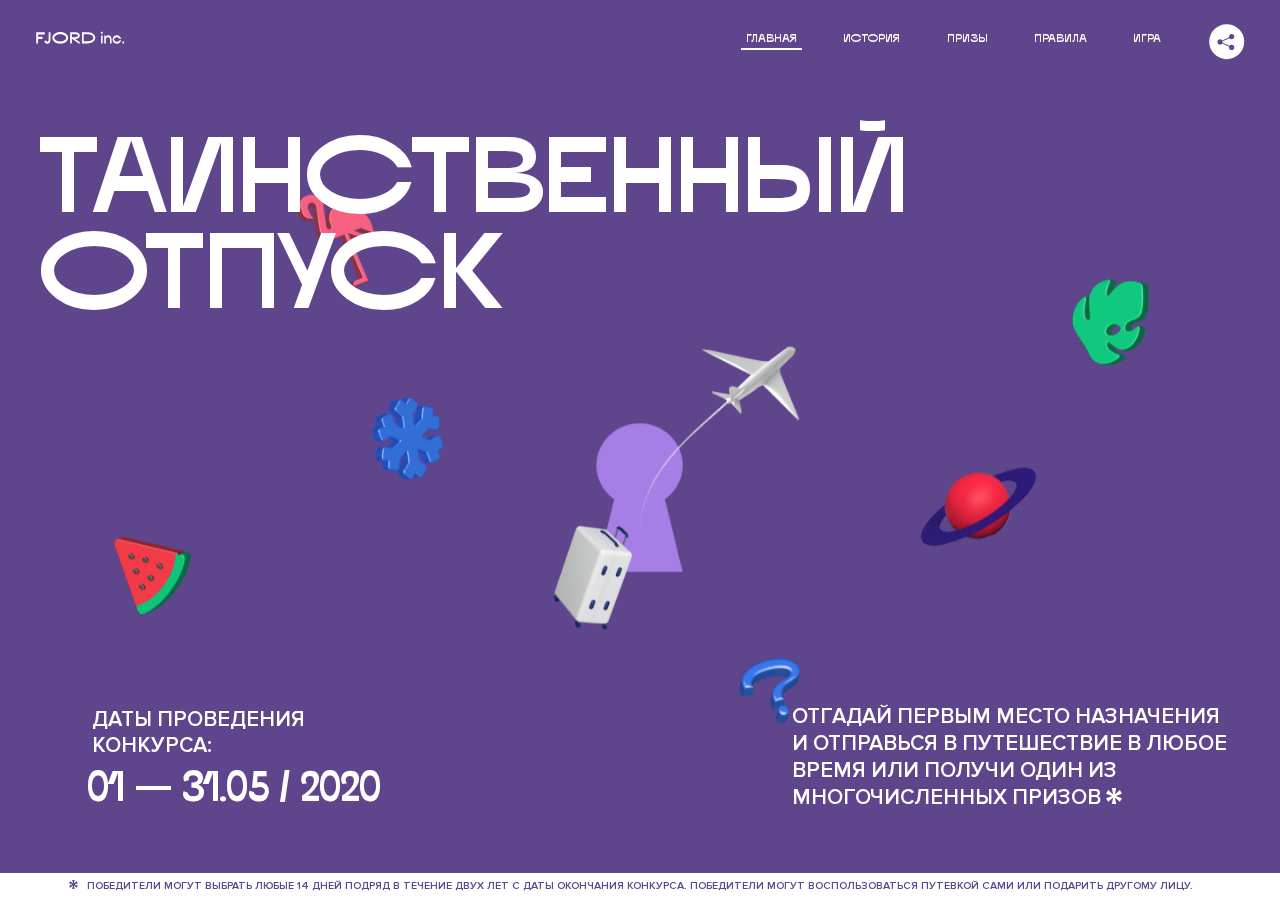
<file: 1/index.html>
<!DOCTYPE html>
<html lang="ru">
<head>
  <meta charset="UTF-8">
  <meta name="description" content="">
  <meta name="viewport" content="width=device-width, initial-scale=1.0">
  <meta http-equiv="X-UA-Compatible" content="ie=edge">
  <title>Mysterious Vacation</title>
<link href="css/style.min.css" rel="stylesheet">  <base href="https://htmlacademy-animation.github.io/2090509-magic-vacation-1/1/">
</head>
<body>

  <header class="page-header js-header">
    <div class="page-header__wrapper">
      <a href="#" class="page-header__logo" aria-label="Перейти на страницу FJORD.Inc">
        <svg width="100" height="15" viewBox="0 0 100 15" fill="none" xmlns="http://www.w3.org/2000/svg">
          <path d="M0.26 1.4V14H2.276V8.906H7.334V6.44H2.276V3.848H9.872V1.4H0.26ZM12.733 14.36C15.127 14.36 16.243 12.65 16.243 9.5V1.4H14.263V8.96C14.263 11.21 13.723 11.876 12.733 11.876C11.833 11.876 11.473 11.3 11.347 10.58L9.36702 10.94C9.63702 13.046 10.663 14.36 12.733 14.36ZM18.3918 7.7C18.3918 11.372 22.3878 14.36 27.3198 14.36C32.2518 14.36 36.2478 11.372 36.2478 7.7C36.2478 4.028 32.2518 1.04 27.3198 1.04C22.3878 1.04 18.3918 4.028 18.3918 7.7ZM20.6058 7.7C20.6058 5.378 23.6118 3.524 27.3198 3.524C30.9918 3.524 33.9798 5.378 33.9798 7.7C33.9798 10.004 30.9918 11.858 27.3198 11.858C23.6118 11.858 20.6058 10.004 20.6058 7.7ZM40.403 14V8.906H40.799L49.079 14.702V12.38L44.039 8.906H44.201C47.999 8.906 49.277 7.304 49.277 5.162C49.277 3.092 47.999 1.4 44.201 1.4H38.387V14H40.403ZM43.535 3.722C45.785 3.722 47.045 4.136 47.045 5.432C47.045 6.764 45.785 7.034 43.535 7.034H40.403V3.722H43.535ZM51.6936 1.382V14H57.8676C62.7456 14 66.7236 11.534 66.7236 7.7C66.7236 3.848 62.7456 1.382 57.8676 1.382H51.6936ZM53.7096 11.624V3.722H57.5436C61.5396 3.722 64.4916 5.018 64.4916 7.7C64.4916 10.238 61.5396 11.624 57.5436 11.624H53.7096ZM73.1832 14.018H74.9832V5H73.1832V14.018ZM72.9132 1.976C72.9132 2.57 73.3992 3.092 74.0832 3.092C74.7492 3.092 75.2352 2.57 75.2352 1.976C75.2352 1.382 74.7672 0.805999 74.0832 0.805999C73.3812 0.805999 72.9132 1.382 72.9132 1.976ZM76.7867 14H78.5687V9.104C78.7487 8.006 79.5947 6.962 81.0887 6.962C82.1147 6.962 83.2667 7.448 83.2667 9.554V14H85.0487V9.014C85.0487 6.152 83.2307 4.73 81.3587 4.73C79.9187 4.73 79.0727 5.558 78.5687 6.854V5H76.7867V14ZM90.9898 14.27C93.5098 14.27 95.3818 12.506 95.7238 10.328H94.0498C93.7258 11.3 92.6998 12.02 90.9898 12.02C88.8478 12.02 87.7678 10.922 87.7678 9.59C87.7678 8.24 88.8478 6.962 90.9898 6.962C92.7538 6.962 93.7978 7.844 94.0858 8.924H95.7418C95.4358 6.71 93.6178 4.73 90.9898 4.73C88.0918 4.73 86.1298 7.124 86.1298 9.59C86.1298 12.074 88.1278 14.27 90.9898 14.27ZM97.0693 12.938C97.0693 13.658 97.5553 14.144 98.2753 14.144C98.9953 14.144 99.4813 13.658 99.4813 12.938C99.4813 12.2 98.9953 11.714 98.2753 11.714C97.5553 11.714 97.0693 12.2 97.0693 12.938Z" fill="currentColor"></path>
        </svg>
      </a>
      <button class="page-header__toggler js-menu-toggler" type="button" aria-label="Управление мобильным меню"><span>Меню</span></button>
      <nav class="page-header__nav">
        <div class="page-header__menu js-menu" id="menu">
          <ul>
            <li>
              <a class="js-menu-link active" href="#top" data-href="top">главная</a>
            </li>
            <li>
              <a class="js-menu-link" href="#story" data-href="story">история</a>
            </li>
            <li>
              <a class="js-menu-link" href="#prizes" data-href="prizes">призы</a>
            </li>
            <li>
              <a class="js-menu-link" href="#rules" data-href="rules">правила</a>
            </li>
            <li>
              <a class="js-menu-link" href="#game" data-href="game">игра</a>
            </li>
          </ul>
        </div>
        <div class="page-header__social">
          <div class="social-block js-social-block">
            <button class="social-block__toggler" aria-label="Управлять блоком с социальными кнопками">
              <svg width="26" height="22" viewBox="0 0 27 22" fill="none" xmlns="http://www.w3.org/2000/svg">
                <path d="M19.6721 7.43664C21.6273 7.43664 23.213 5.85095 23.213 3.89566C23.213 1.94037 21.6273 0.354675 19.6721 0.354675C17.7168 0.354675 16.1311 1.94037 16.1311 3.89566C16.1311 4.19968 16.1728 4.49178 16.2458 4.77345L7.21751 8.95527C6.57519 8.05214 5.52303 7.46049 4.33078 7.46049C2.37549 7.46049 0.789795 9.04618 0.789795 11.0015C0.789795 12.9568 2.37549 14.5425 4.33078 14.5425C5.52303 14.5425 6.57668 13.9508 7.21751 13.0477L16.2458 17.2295C16.1743 17.5112 16.1311 17.8033 16.1311 18.1073C16.1311 20.0626 17.7168 21.6483 19.6721 21.6483C21.6273 21.6483 23.213 20.0626 23.213 18.1073C23.213 16.152 21.6273 14.5663 19.6721 14.5663C18.4798 14.5663 17.4262 15.158 16.7853 16.0611L7.75701 11.8793C7.82854 11.5976 7.87176 11.3055 7.87176 11.0015C7.87176 10.6974 7.83003 10.4053 7.75701 10.1237L16.7853 5.94186C17.4262 6.84499 18.4783 7.43664 19.6721 7.43664Z" fill="currentColor"></path>
              </svg>
            </button>
            <ul class="social-block__list">
              <li>
                <a class="social-block__link social-block__link--fb" href="#" aria-label="Мы на Facebook">
                  <svg width="8" height="17" viewBox="0 0 8 17" fill="none" xmlns="http://www.w3.org/2000/svg">
                    <path d="M4.24646 16.9899H1.09275L1.05793 8.49828H0V5.30707H1.05793V3.81124C1.05793 1.42084 2.57654 0 5.21735 0H7.41758V3.18585H5.30841C4.28262 3.18585 4.2478 3.48582 4.2478 4.24914V5.30707H7.42964L7.16716 8.49828H4.2478V16.9899H4.24646Z" fill="currentColor"></path>
                  </svg>
                </a>
              </li>
              <li>
                <a class="social-block__link social-block__link--insta" href="#" aria-label="Мы в Instagram">
                  <svg width="15" height="15" viewBox="0 0 15 15" fill="none" xmlns="http://www.w3.org/2000/svg">
                    <path d="M11.0197 0H4.19806C2.14246 0 0.471191 1.66993 0.471191 3.72285V10.5499C0.471191 12.6082 2.14112 14.2727 4.19806 14.2727H11.0197C13.0753 14.2727 14.7466 12.6082 14.7466 10.5499V3.72285C14.7466 1.67127 13.0753 0 11.0197 0ZM11.0197 12.4849H4.19806C3.13076 12.4849 2.26432 11.6158 2.26432 10.5512V3.72419C2.26432 2.65956 3.13076 1.79715 4.19806 1.79715H11.0197C12.087 1.79715 12.9535 2.6609 12.9535 3.72419V10.5512C12.9535 11.6145 12.087 12.4849 11.0197 12.4849Z" fill="currentColor"></path>
                    <path d="M7.60887 3.11084C5.38989 3.11084 3.58203 4.9187 3.58203 7.14036C3.58203 9.35532 5.38989 11.1645 7.60887 11.1645C9.83053 11.1645 11.6357 9.35666 11.6357 7.14036C11.6357 4.9187 9.83053 3.11084 7.60887 3.11084ZM7.60887 9.36871C6.37551 9.36871 5.37784 8.37372 5.37784 7.14036C5.37784 5.90699 6.37551 4.90665 7.60887 4.90665C8.83822 4.90665 9.84259 5.90833 9.84259 7.14036C9.84392 8.37238 8.83822 9.36871 7.60887 9.36871Z" fill="currentColor"></path>
                    <path d="M11.3573 2.35962C10.8256 2.35962 10.3931 2.79752 10.3931 3.32381C10.3931 3.85546 10.8256 4.29336 11.3573 4.29336C11.8862 4.29336 12.3215 3.85546 12.3215 3.32381C12.3215 2.79752 11.8862 2.35962 11.3573 2.35962Z" fill="currentColor"></path>
                  </svg>
                </a>
              </li>
              <li>
                <a class="social-block__link social-block__link--vk" href="#" aria-label="Мы ВКонтакте">
                  <svg width="17" height="10" viewBox="0 0 17 10" fill="none" xmlns="http://www.w3.org/2000/svg">
                    <path d="M14.1234 4.9002C14.1234 4.9002 16.3623 1.72708 16.5866 0.680242C16.6595 0.312285 16.4947 0.103188 16.1069 0.103188C16.1069 0.103188 14.8193 0.103188 14.168 0.103188C13.7235 0.103188 13.5587 0.293278 13.4235 0.579768C13.4235 0.579768 12.3724 2.82553 11.0969 4.24712C10.6861 4.70333 10.4781 4.84318 10.2511 4.84318C10.0646 4.84318 9.98625 4.6911 9.98625 4.27834V0.649016C9.98625 0.147997 9.92545 0.00135496 9.5066 0.00135496H6.39628C6.15578 0.00135496 6.0085 0.134417 6.0085 0.324506C6.0085 0.801084 6.73406 0.908351 6.73406 2.20231V4.87305C6.73406 5.40529 6.70569 5.61575 6.45303 5.61575C5.78016 5.61575 4.19528 3.30618 3.30623 0.678887C3.12923 0.145282 2.93737 0 2.43475 0H0.486409C0.205373 0 0 0.190085 0 0.476576C0 0.991172 0.60666 3.40801 2.99277 6.64358C4.59927 8.8201 6.70569 10 8.60269 10C9.76196 10 10.0416 9.80312 10.0416 9.31432V7.63883C10.0416 7.22607 10.2065 7.04956 10.4429 7.04956C10.7078 7.04956 11.1847 7.13238 12.2805 8.22268C13.5843 9.47862 13.6762 10 14.3896 10H16.5676C16.7919 10 17 9.89273 17 9.52342C17 9.02919 16.3623 8.15343 15.384 7.10659C14.9801 6.56755 14.3302 5.98914 14.1248 5.72301C13.8275 5.40801 13.9154 5.23014 14.1234 4.9002Z" fill="currentColor"></path>
                  </svg>
                </a>
              </li>
            </ul>
          </div>
        </div>
      </nav>
    </div>
  </header>

  <main class="page-content">

    <section class="animation-screen"></section>

    <section class="screen screen--hidden screen--intro" id="top">
      <div class="screen__wrapper">
        <div class="intro">
          <h1 class="intro__title">Таинственный отпуск</h1>
          <div class="intro__content">
            <div class="intro__info">
              <p class="intro__label">Даты проведения конкурса:</p>
              <p class="intro__date">01 — 31.05 / 2020</p>
            </div>
            <div class="intro__message">
              <p>
                Отгадай первым место назначения и&nbsp;отправься в&nbsp;путешествие в&nbsp;любое время или получи один из многочисленных призов
                <svg width="16" height="16" viewBox="0 0 10 10" fill="none" xmlns="http://www.w3.org/2000/svg">
                  <path d="M0 6.35337L3.90271 4.99012L0 3.64663L1.34615 1.32374L4.44287 4.01073L3.67364 0H6.34615L5.57692 4.01073L8.65385 1.32374L10 3.64663L6.13405 4.99012L10 6.35337L8.65385 8.65651L5.57692 5.98927L6.34615 10H3.67364L4.44287 5.96952L1.34615 8.65651L0 6.35337Z" fill="currentColor"></path>
                </svg>
              </p>
            </div>
          </div>
        </div>
      </div>
      <div class="screen__footer js-footer">
        <button class="screen__footer-enlarge js-footer-toggler" type="button" aria-label="Показать сообщение">
          <svg width="10" height="10" viewBox="0 0 10 10" fill="none" xmlns="http://www.w3.org/2000/svg">
            <path d="M0 6.35337L3.90271 4.99012L0 3.64663L1.34615 1.32374L4.44287 4.01073L3.67364 0H6.34615L5.57692 4.01073L8.65385 1.32374L10 3.64663L6.13405 4.99012L10 6.35337L8.65385 8.65651L5.57692 5.98927L6.34615 10H3.67364L4.44287 5.96952L1.34615 8.65651L0 6.35337Z" fill="currentColor"></path>
          </svg>
        </button>
        <button class="screen__footer-collapse js-footer-toggler" type="button" aria-label="Скрыть сообщение">
          <svg width="13" height="13" viewBox="0 0 13 13" fill="none" xmlns="http://www.w3.org/2000/svg">
            <line x1="12.3536" y1="0.353553" x2="0.738349" y2="11.9688" stroke="currentColor"></line>
            <line x1="0.738319" y1="0.539925" x2="12.3535" y2="12.1551" stroke="currentColor"></line>
          </svg>
        </button>
        <div class="screen__footer-wrapper">
          <div class="screen__footer-announce">
            <p class="screen__footer-label">Даты проведения конкурса:</p>
            <p class="screen__footer-date">01 — 31.05 / 2020</p>
          </div>
          <div class="screen__footer-note">
            <p>
              <svg width="10" height="10" viewBox="0 0 10 10" fill="none" xmlns="http://www.w3.org/2000/svg">
                <path d="M0 6.35337L3.90271 4.99012L0 3.64663L1.34615 1.32374L4.44287 4.01073L3.67364 0H6.34615L5.57692 4.01073L8.65385 1.32374L10 3.64663L6.13405 4.99012L10 6.35337L8.65385 8.65651L5.57692 5.98927L6.34615 10H3.67364L4.44287 5.96952L1.34615 8.65651L0 6.35337Z" fill="currentColor"></path>
              </svg>
              <span>Победители могут выбрать любые 14 дней подряд в&nbsp;течение двух лет с&nbsp;даты окончания конкурса. Победители могут воспользоваться путевкой сами или подарить другому лицу.</span>
            </p>
          </div>
        </div>
      </div>
    </section>

    <section class="screen screen--hidden screen--story" id="story">

      <div class="slider swiper-container js-slider">

        <div class="swiper-wrapper">

          <div class="slider__item swiper-slide">
            <h2 class="slider__item-title">История</h2>
            <p class="slider__item-text">Джеймс Таргет был основателем компании &laquo;Fjord Inc.&raquo;. С&nbsp;1965 года &laquo;Fjord Inc.&raquo; прославилась надёжными и&nbsp;удобными чемоданами и&nbsp;аксессуарами для туристов.</p>
          </div>

          <div class="slider__item swiper-slide">
            <p class="slider__item-text">Когда Джеймсу было 7&nbsp;лет, в&nbsp;их&nbsp;доме гостил дядюшка и&nbsp;развлекал детей рассказами о&nbsp;своей поездке в&nbsp;место, показавшееся малышу Таргету невероятным. Тогда Джеймс решил, что однажды посетит его, но&nbsp;не&nbsp;будет рассказывать о&nbsp;мечте, пока не&nbsp;осуществит.</p>
          </div>

          <div class="slider__item swiper-slide">
            <p class="slider__item-text">Джеймс Таргет стал увлеченным путешественником. Он&nbsp;посетил 5&nbsp;континентов, 126&nbsp;стран.</p>
          </div>

          <div class="slider__item swiper-slide">
            <p class="slider__item-text">Он&nbsp;сплавлялся по&nbsp;Амазонке и&nbsp;погружался в&nbsp;пещеры Франции, медитировал в&nbsp;горах Тибета и&nbsp;пожимал руку вождя племени Акугауа.</p>
          </div>

          <div class="slider__item swiper-slide">
            <p class="slider__item-text">Из&nbsp;своих поездок Джеймс Таргет привозил идеи, как сделать свои чемоданы &laquo;Fjord Inc.&raquo; удобными и&nbsp;приспособленными к&nbsp;разным дорожным условиям.</p>
          </div>

          <div class="slider__item swiper-slide">
            <p class="slider__item-text">Всё это время Джеймс не&nbsp;оставлял идею поездки своей мечты. Однако, как только он&nbsp;брался за&nbsp;планирование, возникали препятствия, не&nbsp;позволяющие отправиться туда.</p>
          </div>

          <div class="slider__item swiper-slide">
            <p class="slider__item-text">В&nbsp;возрасте 67&nbsp;лет Джеймс Таргет попал под лавину и&nbsp;погиб. В&nbsp;своём завещании он&nbsp;поручил отправить в&nbsp;заветное путешествие трёх смельчаков, единых с&nbsp;ним духом.</p>
          </div>

          <div class="slider__item swiper-slide">
            <p class="slider__item-text">Тех, кто сможет узнать таинственное место, задавая вопросы специально обученному ИИ&nbsp;&laquo;Соне&raquo;, ждет фантастическое путешествие.</p>
          </div>
        </div>
        <div class="slider__controls">
          <button class="slider__control slider__control--prev js-control-prev" type="button" aria-label="Показать предыдущую историю">
            <svg width="12" height="22" viewBox="0 0 12 22" fill="none" xmlns="http://www.w3.org/2000/svg">
              <path d="M11 1L1 11L11 21" stroke="currentColor" stroke-width="2" stroke-linejoin="round"></path>
            </svg>
          </button>
          <button class="slider__control slider__control--next js-control-next" type="button" aria-label="Показать следующую историю">
            <svg width="12" height="22" viewBox="0 0 12 22" fill="none" xmlns="http://www.w3.org/2000/svg">
              <path d="M1 1L11 11L1 21" stroke="currentColor" stroke-width="2" stroke-linejoin="round"></path>
            </svg>
          </button>
        </div>
        <div class="slider__pagination swiper-pagination"></div>
      </div>
    </section>

    <section class="screen screen--hidden screen--prizes" id="prizes">
      <div class="screen__wrapper">
        <div class="prizes">
          <h2 class="prizes__title">ПРизы</h2>
          <div class="prizes__lead">
            <p>Найди ответ и&nbsp;получи один из&nbsp;призов:</p>
          </div>
          <ul class="prizes__list">
            <li class="prizes__item prizes__item--journeys">
              <div class="prizes__icon">
                <picture>
                  <source srcset="img/prize1-mob.svg" media="(orientation: portrait)">
                  <img src="img/prize1.svg" alt="">
                </picture>
              </div>
              <p class="prizes__desc">
                <b>3</b>
                <span>загадочных путешествия</span>
              </p>
            </li>
            <li class="prizes__item prizes__item--cases">
              <div class="prizes__icon">
                <picture>
                  <source srcset="img/prize2-mob.svg" media="(orientation: portrait)">
                  <img src="img/prize2.svg" alt="">
                </picture>
              </div>
              <p class="prizes__desc">
                <b>7</b>
                <span>надежных чемоданов</span>
              </p>
            </li>
            <li class="prizes__item prizes__item--codes">
              <div class="prizes__icon">
                <picture>
                  <source srcset="img/prize3-mob.svg" media="(orientation: portrait)">
                  <img src="img/prize3.svg" alt="">
                </picture>
              </div>
              <p class="prizes__desc">
                <b>900</b>
                <span>
                  промокодов на&nbsp;скидку 15%
                  <svg width="10" height="10" viewBox="0 0 10 10" fill="none" xmlns="http://www.w3.org/2000/svg">
                    <path d="M0 6.35337L3.90271 4.99012L0 3.64663L1.34615 1.32374L4.44287 4.01073L3.67364 0H6.34615L5.57692 4.01073L8.65385 1.32374L10 3.64663L6.13405 4.99012L10 6.35337L8.65385 8.65651L5.57692 5.98927L6.34615 10H3.67364L4.44287 5.96952L1.34615 8.65651L0 6.35337Z" fill="currentColor"></path>
                  </svg>
                </span>
              </p>
            </li>
          </ul>
        </div>
      </div>
      <div class="screen__footer js-footer">
        <button class="screen__footer-enlarge js-footer-toggler" type="button" aria-label="Показать сообщение">
          <svg width="10" height="10" viewBox="0 0 10 10" fill="none" xmlns="http://www.w3.org/2000/svg">
            <path d="M0 6.35337L3.90271 4.99012L0 3.64663L1.34615 1.32374L4.44287 4.01073L3.67364 0H6.34615L5.57692 4.01073L8.65385 1.32374L10 3.64663L6.13405 4.99012L10 6.35337L8.65385 8.65651L5.57692 5.98927L6.34615 10H3.67364L4.44287 5.96952L1.34615 8.65651L0 6.35337Z" fill="currentColor"></path>
          </svg>
        </button>
        <button class="screen__footer-collapse js-footer-toggler" type="button" aria-label="Скрыть сообщение">
          <svg width="13" height="13" viewBox="0 0 13 13" fill="none" xmlns="http://www.w3.org/2000/svg">
            <line x1="12.3536" y1="0.353553" x2="0.738349" y2="11.9688" stroke="currentColor"></line>
            <line x1="0.738319" y1="0.539925" x2="12.3535" y2="12.1551" stroke="currentColor"></line>
          </svg>
        </button>
        <div class="screen__footer-wrapper">
          <div class="screen__footer-announce">
            <p class="screen__footer-label">Даты проведения конкурса:</p>
            <p class="screen__footer-date">01 — 31.05 / 2020</p>
          </div>
          <div class="screen__footer-note">
            <p>
              <svg width="10" height="10" viewBox="0 0 10 10" fill="none" xmlns="http://www.w3.org/2000/svg">
                <path d="M0 6.35337L3.90271 4.99012L0 3.64663L1.34615 1.32374L4.44287 4.01073L3.67364 0H6.34615L5.57692 4.01073L8.65385 1.32374L10 3.64663L6.13405 4.99012L10 6.35337L8.65385 8.65651L5.57692 5.98927L6.34615 10H3.67364L4.44287 5.96952L1.34615 8.65651L0 6.35337Z" fill="currentColor"></path>
              </svg>
              <span>Скидка&nbsp;15% на&nbsp;единоразовое приобретение путёвки с&nbsp;1&nbsp;июня 2020 по&nbsp;31&nbsp;мая 2022&nbsp;года. Суммируется с&nbsp;другими акциями</span>
            </p>
          </div>
        </div>
      </div>
    </section>

    <section class="screen screen--hidden screen--rules" id="rules">
      <div class="screen__wrapper">
        <div class="rules">
          <h2 class="rules__title">Правила</h2>
          <div class="rules__lead">
            <p>Для того чтобы получить наследство Джеймса Таргета, тебе нужно выведать у&nbsp;&laquo;Сони&raquo;, куда предстоит отправиться тебе в&nbsp;случае победы</p>
          </div>
          <ol class="rules__list">
            <li class="rules__item">
              <p>Тебе отводится <br>5&nbsp;минут</p>
            </li>
            <li class="rules__item">
              <p>Задавай любые вопросы в&nbsp;текстовом поле</p>
            </li>
            <li class="rules__item">
              <p>Нажимай кнопку &laquo;Узнать&raquo;, чтобы получить ответ</p>
            </li>
            <li class="rules__item">
              <p>&laquo;Соня&raquo; может отвечать только&nbsp;Да или Нет</p>
            </li>
          </ol>
          <a href="#game" class="rules__link btn">Погнали!</a>
        </div>
      </div>
      <div class="screen__disclaimer">
        <div class="disclaimer">
          <ul>
            <li>
              <a href="#">Правовая информация</a>
            </li>
            <li>
              <a href="#">Подробные правила</a>
            </li>
          </ul>
        </div>
      </div>
    </section>

    <section class="screen screen--hidden screen--game" id="game">
      <div class="screen__wrapper">
        <div class="game">
          <div class="game__header">
            <h2 class="game__title">Игра</h2>
            <div class="game__counter">
              <span>05</span>:<span>00</span>
            </div>
          </div>
          <div class="game__body">
            <div class="chat">
              <div class="chat__body js-chat">
                <ul class="chat__list" id="messages"></ul>
              </div>
              <div class="chat__footer">
                <form action="#" method="post" class="form" id="message-form">
                  <label for="message-field" class="visually-hidden">Поле для ввода вопроса</label>
                  <input type="text" class="form__field" id="message-field">
                  <button class="form__button btn">
                    Узнать
                    <svg width="18" height="19" viewBox="0 0 18 19" fill="none" xmlns="http://www.w3.org/2000/svg">
                      <path stroke="currentColor" stroke-width="2" d="M9 19V1"></path>
                      <path d="M1 9l8-8 8 8" stroke="currentColor" stroke-width="2" stroke-linejoin="round"></path>
                    </svg>
                  </button>
                </form>
              </div>
            </div>
          </div>
          <!-- временные кнопки для показа результата -->
          <div class="game__buttons">
            <button class="game__button btn js-show-result" type="button" data-target="result">Положительный результат</button>
            <button class="game__button btn js-show-result" type="button" data-target="result2">Положительный результат - 2</button>
            <button class="game__button btn js-show-result" type="button" data-target="result3">Отрицательный результат</button>
          </div>
        </div>
      </div>
    </section>

    <section class="screen screen--hidden screen--result" id="result">
      <div class="screen__wrapper">
        <div class="result result--trip">
          <div class="result__image">
            <picture>
              <source srcset="img/result1-mob.png 1x, img/result1-mob@2x.png 2x" media="(max-width: 768px) and (orientation: portrait)">
              <img src="img/result1.png" srcset="img/result1@2x.png 2x" alt="">
            </picture>
          </div>
          <h2 class="result__title">
            <span class="visually-hidden">ПОбеда!</span>
            <svg xmlns="http://www.w3.org/2000/svg" viewBox="0 0 568.85 109.24">
              <path d="M16,24.44V92H2.6V8H75V92H61.52V24.44H16Z" transform="translate(-2.1 -1.5)" fill="none" stroke="currentColor"></path>
              <path d="M148.76,5.6c32.88,0,59.52,19.92,59.52,44.4s-26.64,44.4-59.52,44.4S89.24,74.48,89.24,50,115.88,5.6,148.76,5.6Zm0,72.12c24.48,0,44.4-12.36,44.4-27.72s-19.92-27.84-44.4-27.84C124,22.16,104,34.52,104,50S124,77.72,148.76,77.72Z" transform="translate(-2.1 -1.5)" fill="none" stroke="currentColor"></path>
              <path d="M287.36,8V24.44H236v14.4h25.32c25.44,0,34,11.16,34,26.52,0,15.6-8.52,26.64-34,26.64H222.56V8h64.8ZM256.88,76.52c15.12,0,23.52-2,23.52-11.52S272,54.44,256.88,54.44H236V76.52h20.88Z" transform="translate(-2.1 -1.5)" fill="none" stroke="currentColor"></path>
              <path d="M371.47,8V24.44H320.84V41.6h33.6V58h-33.6V75.56h50.64V92H307.4V8h64.08Z" transform="translate(-2.1 -1.5)" fill="none" stroke="currentColor"></path>
              <path d="M382.39,110.24V75.56h7.44c4.56-4.68,7.8-18.36,8.76-56L399,8h48.6V75.56h10v34.68H442.87V92H397v18.24H382.39Zm51.72-34.68V24.44H411.55v3.12c-0.48,22.44-3.24,37.68-7.2,48h29.76Z" transform="translate(-2.1 -1.5)" fill="none" stroke="currentColor"></path>
              <path d="M463.75,92l28-84h27.12l28.08,84H533.47l-7.8-23.52h-37.8L480.07,92H463.75Zm56.64-40L507,11.84,493.51,52h26.88Z" transform="translate(-2.1 -1.5)" fill="none" stroke="currentColor"></path>
              <path d="M554.12,70.4L555.55,2H569l1.44,68.4H554.12Zm8.28,6.36c4.8,0,8,3.24,8,8.16a8,8,0,1,1-16.08,0C554.35,80,557.59,76.76,562.39,76.76Z" transform="translate(-2.1 -1.5)" fill="none" stroke="currentColor"></path>
            </svg>
          </h2>
          <div class="result__text">
            <p>ты&nbsp;отправляешься в&nbsp;Арктику!</p>
          </div>
          <div class="result__form">
            <form action="#" method="post" class="form form--result">
              <label for="email-field" class="form__label">зарегистрируй результат</label>
              <input type="email" class="form__field" id="email-field" placeholder="e-mail для регистации результата и получения приза" required="">
              <button class="form__button btn">
                отправить
                <svg width="18" height="19" viewBox="0 0 18 19" fill="none" xmlns="http://www.w3.org/2000/svg">
                  <path stroke="currentColor" stroke-width="2" d="M9 19V1"></path>
                  <path d="M1 9l8-8 8 8" stroke="currentColor" stroke-width="2" stroke-linejoin="round"></path>
                </svg>
              </button>
            </form>
          </div>
        </div>
      </div>
    </section>

    <section class="screen screen--hidden screen--result" id="result2">
      <div class="screen__wrapper">
        <div class="result result--prize">
          <div class="result__image">
            <picture>
              <source srcset="img/result2-mob.png 1x, img/result2-mob@2x.png 2x" media="(max-width: 768px) and (orientation: portrait)">
              <img src="img/result2.png" srcset="img/result2@2x.png 2x" alt="">
            </picture>
          </div>
          <h2 class="result__title">
            <span class="visually-hidden">ПОбеда!</span>
            <svg xmlns="http://www.w3.org/2000/svg" viewBox="0 0 568.85 109.24">
              <path d="M16,24.44V92H2.6V8H75V92H61.52V24.44H16Z" transform="translate(-2.1 -1.5)" fill="none" stroke="currentColor"></path>
              <path d="M148.76,5.6c32.88,0,59.52,19.92,59.52,44.4s-26.64,44.4-59.52,44.4S89.24,74.48,89.24,50,115.88,5.6,148.76,5.6Zm0,72.12c24.48,0,44.4-12.36,44.4-27.72s-19.92-27.84-44.4-27.84C124,22.16,104,34.52,104,50S124,77.72,148.76,77.72Z" transform="translate(-2.1 -1.5)" fill="none" stroke="currentColor"></path>
              <path d="M287.36,8V24.44H236v14.4h25.32c25.44,0,34,11.16,34,26.52,0,15.6-8.52,26.64-34,26.64H222.56V8h64.8ZM256.88,76.52c15.12,0,23.52-2,23.52-11.52S272,54.44,256.88,54.44H236V76.52h20.88Z" transform="translate(-2.1 -1.5)" fill="none" stroke="currentColor"></path>
              <path d="M371.47,8V24.44H320.84V41.6h33.6V58h-33.6V75.56h50.64V92H307.4V8h64.08Z" transform="translate(-2.1 -1.5)" fill="none" stroke="currentColor"></path>
              <path d="M382.39,110.24V75.56h7.44c4.56-4.68,7.8-18.36,8.76-56L399,8h48.6V75.56h10v34.68H442.87V92H397v18.24H382.39Zm51.72-34.68V24.44H411.55v3.12c-0.48,22.44-3.24,37.68-7.2,48h29.76Z" transform="translate(-2.1 -1.5)" fill="none" stroke="currentColor"></path>
              <path d="M463.75,92l28-84h27.12l28.08,84H533.47l-7.8-23.52h-37.8L480.07,92H463.75Zm56.64-40L507,11.84,493.51,52h26.88Z" transform="translate(-2.1 -1.5)" fill="none" stroke="currentColor"></path>
              <path d="M554.12,70.4L555.55,2H569l1.44,68.4H554.12Zm8.28,6.36c4.8,0,8,3.24,8,8.16a8,8,0,1,1-16.08,0C554.35,80,557.59,76.76,562.39,76.76Z" transform="translate(-2.1 -1.5)" fill="none" stroke="currentColor"></path>
            </svg>
          </h2>
          <div class="result__text">
            <p>чемодан &laquo;Fjord&nbsp;Inc.&raquo;&nbsp;твой</p>
          </div>
          <div class="result__form">
            <form action="#" method="post" class="form form--result">
              <label for="email-field2" class="form__label">зарегистрируй результат</label>
              <input type="email" class="form__field" id="email-field2" placeholder="e-mail для регистации результата и получения приза" required="">
              <button class="form__button btn">
                отправить
                <svg width="18" height="19" viewBox="0 0 18 19" fill="none" xmlns="http://www.w3.org/2000/svg">
                  <path stroke="currentColor" stroke-width="2" d="M9 19V1"></path>
                  <path d="M1 9l8-8 8 8" stroke="currentColor" stroke-width="2" stroke-linejoin="round"></path>
                </svg>
              </button>
            </form>
          </div>
        </div>
      </div>
    </section>

    <section class="screen screen--hidden screen--result" id="result3">
      <div class="screen__wrapper">
        <div class="result result--negative">
          <div class="result__image">
            <picture>
              <source srcset="img/result3-mob.png 1x, img/result3-mob@2x.png 2x" media="(max-width: 768px) and (orientation: portrait)">
              <img src="img/result3.png" srcset="img/result3@2x.png 2x" alt="">
            </picture>
          </div>
          <h2 class="result__title">
            <span class="visually-hidden">Не угадал!</span>
            <svg xmlns="http://www.w3.org/2000/svg" viewBox="0 0 660.77 109.24">
              <path d="M2.66,92V8H16.1V42.2H53.3V8H66.74V92H53.3V58.64H16.1V92H2.66Z" transform="translate(-2.16 -1.5)" fill="none" stroke="currentColor"></path>
              <path d="M147.62,8V24.44H97V41.6h33.6V58H97V75.56h50.64V92H83.54V8h64.08Z" transform="translate(-2.16 -1.5)" fill="none" stroke="currentColor"></path>
              <path d="M199.22,8l20.52,42.36L235.34,8h16.44l-31,84H204.38l9.48-25.92L185.78,8h13.44Z" transform="translate(-2.16 -1.5)" fill="none" stroke="currentColor"></path>
              <path d="M273.74,24.44V92H260.3V8h50.16V24.44H273.74Z" transform="translate(-2.16 -1.5)" fill="none" stroke="currentColor"></path>
              <path d="M307.1,92l28-84h27.12l28.08,84H376.82L369,68.48h-37.8L323.42,92H307.1Zm56.64-40L350.3,11.84,336.86,52h26.88Z" transform="translate(-2.16 -1.5)" fill="none" stroke="currentColor"></path>
              <path d="M396.38,110.24V75.56h7.44c4.56-4.68,7.8-18.36,8.76-56L412.94,8h48.6V75.56h10v34.68H456.86V92H411v18.24H396.38ZM448.1,75.56V24.44H425.54v3.12c-0.48,22.44-3.24,37.68-7.2,48H448.1Z" transform="translate(-2.16 -1.5)" fill="none" stroke="currentColor"></path>
              <path d="M477.74,92l28-84h27.12L560.9,92H547.46l-7.8-23.52h-37.8L494.06,92H477.74Zm56.64-40-13.44-40.2L507.5,52h26.88Z" transform="translate(-2.16 -1.5)" fill="none" stroke="currentColor"></path>
              <path d="M568.7,76.88a13.77,13.77,0,0,0,5,1c6.6,0,10.44-6.24,12-58.32L586.22,8h46.2V92H619V24.44H598.82l-0.12,3.12C597.14,81,589,94.4,573.74,94.4a28.55,28.55,0,0,1-6.72-.84Z" transform="translate(-2.16 -1.5)" fill="none" stroke="currentColor"></path>
              <path d="M646.1,70.4L647.54,2H661l1.44,68.4H646.1Zm8.28,6.36c4.8,0,8,3.24,8,8.16a8,8,0,0,1-16.08,0C646.34,80,649.58,76.76,654.38,76.76Z" transform="translate(-2.16 -1.5)" fill="none" stroke="currentColor"></path>
            </svg>
          </h2>
          <button class="result__button js-play" type="button">
            не сдавайся!
            <span>
              <svg width="27" height="22" viewBox="0 0 27 22" fill="none" xmlns="http://www.w3.org/2000/svg">
                <path d="M10.6899 1.47998C5.42992 1.47998 1.16992 5.73998 1.16992 11C1.16992 16.26 5.42992 20.52 10.6899 20.52C15.9499 20.52 20.2099 16.26 20.2099 11V7.13998" stroke="currentColor" stroke-width="2" stroke-miterlimit="10"></path>
                <path d="M15.1099 12.5099L20.1499 7.13989L25.3099 12.6299" stroke="currentColor" stroke-width="2" stroke-miterlimit="10" stroke-linejoin="round"></path>
              </svg>
            </span>
          </button>
        </div>
      </div>
    </section>

  </main>

<script src="js/script.js"></script></body>
</html>
</file>
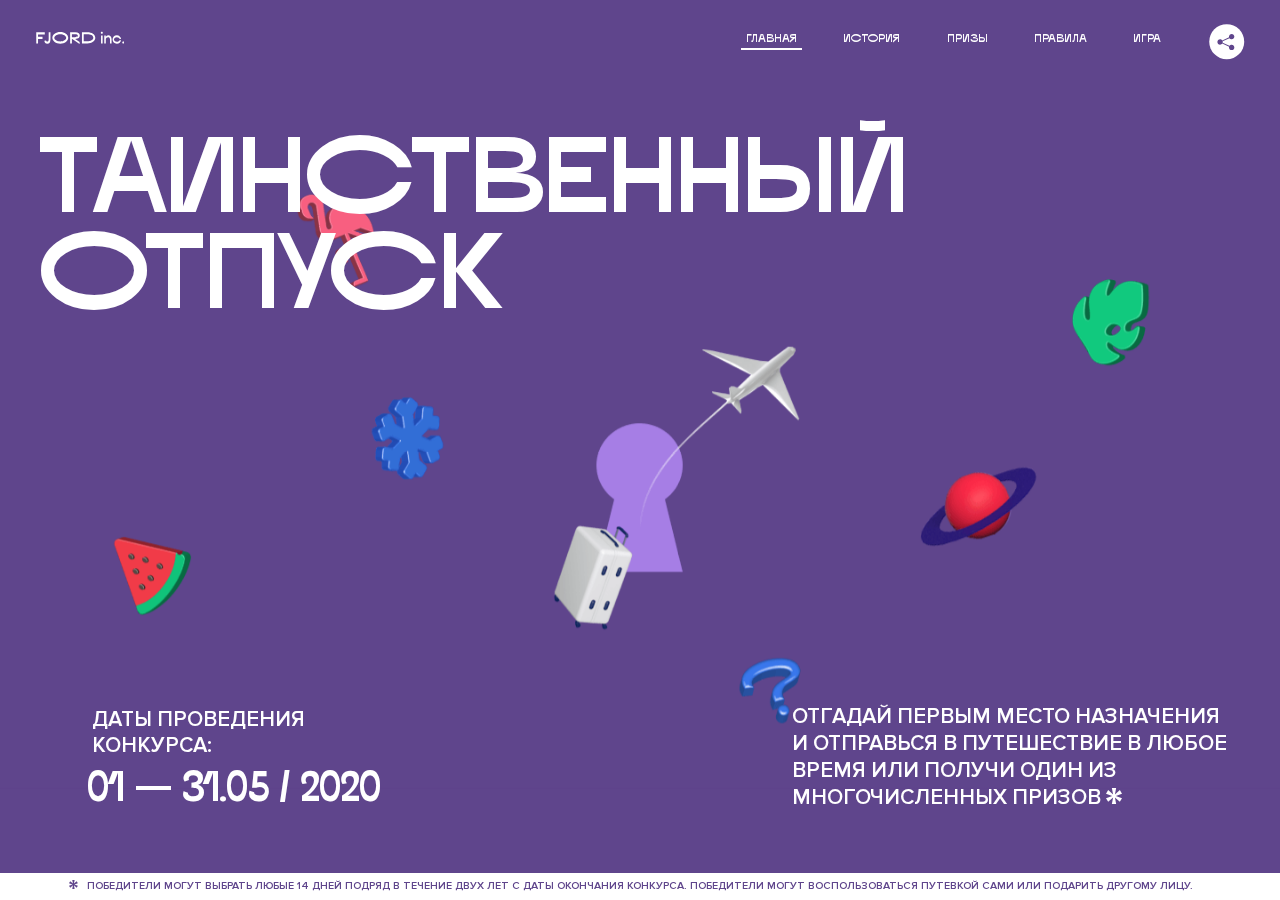
<file: 2/index.html>
<!DOCTYPE html>
<html lang="ru">
<head>
  <meta charset="UTF-8">
  <meta name="description" content="">
  <meta name="viewport" content="width=device-width, initial-scale=1.0">
  <meta http-equiv="X-UA-Compatible" content="ie=edge">
  <title>Mysterious Vacation</title>
<link href="css/style.min.css" rel="stylesheet">  <base href="https://htmlacademy-animation.github.io/2090509-magic-vacation-1/2/">
</head>
<body>

  <header class="page-header js-header">
    <div class="page-header__wrapper">
      <a href="#" class="page-header__logo" aria-label="Перейти на страницу FJORD.Inc">
        <svg width="100" height="15" viewBox="0 0 100 15" fill="none" xmlns="http://www.w3.org/2000/svg">
          <path d="M0.26 1.4V14H2.276V8.906H7.334V6.44H2.276V3.848H9.872V1.4H0.26ZM12.733 14.36C15.127 14.36 16.243 12.65 16.243 9.5V1.4H14.263V8.96C14.263 11.21 13.723 11.876 12.733 11.876C11.833 11.876 11.473 11.3 11.347 10.58L9.36702 10.94C9.63702 13.046 10.663 14.36 12.733 14.36ZM18.3918 7.7C18.3918 11.372 22.3878 14.36 27.3198 14.36C32.2518 14.36 36.2478 11.372 36.2478 7.7C36.2478 4.028 32.2518 1.04 27.3198 1.04C22.3878 1.04 18.3918 4.028 18.3918 7.7ZM20.6058 7.7C20.6058 5.378 23.6118 3.524 27.3198 3.524C30.9918 3.524 33.9798 5.378 33.9798 7.7C33.9798 10.004 30.9918 11.858 27.3198 11.858C23.6118 11.858 20.6058 10.004 20.6058 7.7ZM40.403 14V8.906H40.799L49.079 14.702V12.38L44.039 8.906H44.201C47.999 8.906 49.277 7.304 49.277 5.162C49.277 3.092 47.999 1.4 44.201 1.4H38.387V14H40.403ZM43.535 3.722C45.785 3.722 47.045 4.136 47.045 5.432C47.045 6.764 45.785 7.034 43.535 7.034H40.403V3.722H43.535ZM51.6936 1.382V14H57.8676C62.7456 14 66.7236 11.534 66.7236 7.7C66.7236 3.848 62.7456 1.382 57.8676 1.382H51.6936ZM53.7096 11.624V3.722H57.5436C61.5396 3.722 64.4916 5.018 64.4916 7.7C64.4916 10.238 61.5396 11.624 57.5436 11.624H53.7096ZM73.1832 14.018H74.9832V5H73.1832V14.018ZM72.9132 1.976C72.9132 2.57 73.3992 3.092 74.0832 3.092C74.7492 3.092 75.2352 2.57 75.2352 1.976C75.2352 1.382 74.7672 0.805999 74.0832 0.805999C73.3812 0.805999 72.9132 1.382 72.9132 1.976ZM76.7867 14H78.5687V9.104C78.7487 8.006 79.5947 6.962 81.0887 6.962C82.1147 6.962 83.2667 7.448 83.2667 9.554V14H85.0487V9.014C85.0487 6.152 83.2307 4.73 81.3587 4.73C79.9187 4.73 79.0727 5.558 78.5687 6.854V5H76.7867V14ZM90.9898 14.27C93.5098 14.27 95.3818 12.506 95.7238 10.328H94.0498C93.7258 11.3 92.6998 12.02 90.9898 12.02C88.8478 12.02 87.7678 10.922 87.7678 9.59C87.7678 8.24 88.8478 6.962 90.9898 6.962C92.7538 6.962 93.7978 7.844 94.0858 8.924H95.7418C95.4358 6.71 93.6178 4.73 90.9898 4.73C88.0918 4.73 86.1298 7.124 86.1298 9.59C86.1298 12.074 88.1278 14.27 90.9898 14.27ZM97.0693 12.938C97.0693 13.658 97.5553 14.144 98.2753 14.144C98.9953 14.144 99.4813 13.658 99.4813 12.938C99.4813 12.2 98.9953 11.714 98.2753 11.714C97.5553 11.714 97.0693 12.2 97.0693 12.938Z" fill="currentColor"></path>
        </svg>
      </a>
      <button class="page-header__toggler js-menu-toggler" type="button" aria-label="Управление мобильным меню"><span>Меню</span></button>
      <nav class="page-header__nav">
        <div class="page-header__menu js-menu" id="menu">
          <ul>
            <li>
              <a class="js-menu-link active" href="#top" data-href="top">главная</a>
            </li>
            <li>
              <a class="js-menu-link" href="#story" data-href="story">история</a>
            </li>
            <li>
              <a class="js-menu-link" href="#prizes" data-href="prizes">призы</a>
            </li>
            <li>
              <a class="js-menu-link" href="#rules" data-href="rules">правила</a>
            </li>
            <li>
              <a class="js-menu-link" href="#game" data-href="game">игра</a>
            </li>
          </ul>
        </div>
        <div class="page-header__social">
          <div class="social-block js-social-block">
            <button class="social-block__toggler" aria-label="Управлять блоком с социальными кнопками">
              <svg width="26" height="22" viewBox="0 0 27 22" fill="none" xmlns="http://www.w3.org/2000/svg">
                <path d="M19.6721 7.43664C21.6273 7.43664 23.213 5.85095 23.213 3.89566C23.213 1.94037 21.6273 0.354675 19.6721 0.354675C17.7168 0.354675 16.1311 1.94037 16.1311 3.89566C16.1311 4.19968 16.1728 4.49178 16.2458 4.77345L7.21751 8.95527C6.57519 8.05214 5.52303 7.46049 4.33078 7.46049C2.37549 7.46049 0.789795 9.04618 0.789795 11.0015C0.789795 12.9568 2.37549 14.5425 4.33078 14.5425C5.52303 14.5425 6.57668 13.9508 7.21751 13.0477L16.2458 17.2295C16.1743 17.5112 16.1311 17.8033 16.1311 18.1073C16.1311 20.0626 17.7168 21.6483 19.6721 21.6483C21.6273 21.6483 23.213 20.0626 23.213 18.1073C23.213 16.152 21.6273 14.5663 19.6721 14.5663C18.4798 14.5663 17.4262 15.158 16.7853 16.0611L7.75701 11.8793C7.82854 11.5976 7.87176 11.3055 7.87176 11.0015C7.87176 10.6974 7.83003 10.4053 7.75701 10.1237L16.7853 5.94186C17.4262 6.84499 18.4783 7.43664 19.6721 7.43664Z" fill="currentColor"></path>
              </svg>
            </button>
            <ul class="social-block__list">
              <li>
                <a class="social-block__link social-block__link--fb" href="#" aria-label="Мы на Facebook">
                  <svg width="8" height="17" viewBox="0 0 8 17" fill="none" xmlns="http://www.w3.org/2000/svg">
                    <path d="M4.24646 16.9899H1.09275L1.05793 8.49828H0V5.30707H1.05793V3.81124C1.05793 1.42084 2.57654 0 5.21735 0H7.41758V3.18585H5.30841C4.28262 3.18585 4.2478 3.48582 4.2478 4.24914V5.30707H7.42964L7.16716 8.49828H4.2478V16.9899H4.24646Z" fill="currentColor"></path>
                  </svg>
                </a>
              </li>
              <li>
                <a class="social-block__link social-block__link--insta" href="#" aria-label="Мы в Instagram">
                  <svg width="15" height="15" viewBox="0 0 15 15" fill="none" xmlns="http://www.w3.org/2000/svg">
                    <path d="M11.0197 0H4.19806C2.14246 0 0.471191 1.66993 0.471191 3.72285V10.5499C0.471191 12.6082 2.14112 14.2727 4.19806 14.2727H11.0197C13.0753 14.2727 14.7466 12.6082 14.7466 10.5499V3.72285C14.7466 1.67127 13.0753 0 11.0197 0ZM11.0197 12.4849H4.19806C3.13076 12.4849 2.26432 11.6158 2.26432 10.5512V3.72419C2.26432 2.65956 3.13076 1.79715 4.19806 1.79715H11.0197C12.087 1.79715 12.9535 2.6609 12.9535 3.72419V10.5512C12.9535 11.6145 12.087 12.4849 11.0197 12.4849Z" fill="currentColor"></path>
                    <path d="M7.60887 3.11084C5.38989 3.11084 3.58203 4.9187 3.58203 7.14036C3.58203 9.35532 5.38989 11.1645 7.60887 11.1645C9.83053 11.1645 11.6357 9.35666 11.6357 7.14036C11.6357 4.9187 9.83053 3.11084 7.60887 3.11084ZM7.60887 9.36871C6.37551 9.36871 5.37784 8.37372 5.37784 7.14036C5.37784 5.90699 6.37551 4.90665 7.60887 4.90665C8.83822 4.90665 9.84259 5.90833 9.84259 7.14036C9.84392 8.37238 8.83822 9.36871 7.60887 9.36871Z" fill="currentColor"></path>
                    <path d="M11.3573 2.35962C10.8256 2.35962 10.3931 2.79752 10.3931 3.32381C10.3931 3.85546 10.8256 4.29336 11.3573 4.29336C11.8862 4.29336 12.3215 3.85546 12.3215 3.32381C12.3215 2.79752 11.8862 2.35962 11.3573 2.35962Z" fill="currentColor"></path>
                  </svg>
                </a>
              </li>
              <li>
                <a class="social-block__link social-block__link--vk" href="#" aria-label="Мы ВКонтакте">
                  <svg width="17" height="10" viewBox="0 0 17 10" fill="none" xmlns="http://www.w3.org/2000/svg">
                    <path d="M14.1234 4.9002C14.1234 4.9002 16.3623 1.72708 16.5866 0.680242C16.6595 0.312285 16.4947 0.103188 16.1069 0.103188C16.1069 0.103188 14.8193 0.103188 14.168 0.103188C13.7235 0.103188 13.5587 0.293278 13.4235 0.579768C13.4235 0.579768 12.3724 2.82553 11.0969 4.24712C10.6861 4.70333 10.4781 4.84318 10.2511 4.84318C10.0646 4.84318 9.98625 4.6911 9.98625 4.27834V0.649016C9.98625 0.147997 9.92545 0.00135496 9.5066 0.00135496H6.39628C6.15578 0.00135496 6.0085 0.134417 6.0085 0.324506C6.0085 0.801084 6.73406 0.908351 6.73406 2.20231V4.87305C6.73406 5.40529 6.70569 5.61575 6.45303 5.61575C5.78016 5.61575 4.19528 3.30618 3.30623 0.678887C3.12923 0.145282 2.93737 0 2.43475 0H0.486409C0.205373 0 0 0.190085 0 0.476576C0 0.991172 0.60666 3.40801 2.99277 6.64358C4.59927 8.8201 6.70569 10 8.60269 10C9.76196 10 10.0416 9.80312 10.0416 9.31432V7.63883C10.0416 7.22607 10.2065 7.04956 10.4429 7.04956C10.7078 7.04956 11.1847 7.13238 12.2805 8.22268C13.5843 9.47862 13.6762 10 14.3896 10H16.5676C16.7919 10 17 9.89273 17 9.52342C17 9.02919 16.3623 8.15343 15.384 7.10659C14.9801 6.56755 14.3302 5.98914 14.1248 5.72301C13.8275 5.40801 13.9154 5.23014 14.1234 4.9002Z" fill="currentColor"></path>
                  </svg>
                </a>
              </li>
            </ul>
          </div>
        </div>
      </nav>
    </div>
  </header>

  <main class="page-content">

    <section class="animation-screen"></section>

    <section class="screen screen--hidden screen--intro" id="top">
      <div class="screen__wrapper">
        <div class="intro">
          <h1 class="intro__title">Таинственный отпуск</h1>
          <div class="intro__content">
            <div class="intro__info">
              <p class="intro__label">Даты проведения конкурса:</p>
              <p class="intro__date">01 — 31.05 / 2020</p>
            </div>
            <div class="intro__message">
              <p>
                Отгадай первым место назначения и&nbsp;отправься в&nbsp;путешествие в&nbsp;любое время или получи один из многочисленных призов
                <svg width="16" height="16" viewBox="0 0 10 10" fill="none" xmlns="http://www.w3.org/2000/svg">
                  <path d="M0 6.35337L3.90271 4.99012L0 3.64663L1.34615 1.32374L4.44287 4.01073L3.67364 0H6.34615L5.57692 4.01073L8.65385 1.32374L10 3.64663L6.13405 4.99012L10 6.35337L8.65385 8.65651L5.57692 5.98927L6.34615 10H3.67364L4.44287 5.96952L1.34615 8.65651L0 6.35337Z" fill="currentColor"></path>
                </svg>
              </p>
            </div>
          </div>
        </div>
      </div>
      <div class="screen__footer js-footer">
        <button class="screen__footer-enlarge js-footer-toggler" type="button" aria-label="Показать сообщение">
          <svg width="10" height="10" viewBox="0 0 10 10" fill="none" xmlns="http://www.w3.org/2000/svg">
            <path d="M0 6.35337L3.90271 4.99012L0 3.64663L1.34615 1.32374L4.44287 4.01073L3.67364 0H6.34615L5.57692 4.01073L8.65385 1.32374L10 3.64663L6.13405 4.99012L10 6.35337L8.65385 8.65651L5.57692 5.98927L6.34615 10H3.67364L4.44287 5.96952L1.34615 8.65651L0 6.35337Z" fill="currentColor"></path>
          </svg>
        </button>
        <button class="screen__footer-collapse js-footer-toggler" type="button" aria-label="Скрыть сообщение">
          <svg width="13" height="13" viewBox="0 0 13 13" fill="none" xmlns="http://www.w3.org/2000/svg">
            <line x1="12.3536" y1="0.353553" x2="0.738349" y2="11.9688" stroke="currentColor"></line>
            <line x1="0.738319" y1="0.539925" x2="12.3535" y2="12.1551" stroke="currentColor"></line>
          </svg>
        </button>
        <div class="screen__footer-wrapper">
          <div class="screen__footer-announce">
            <p class="screen__footer-label">Даты проведения конкурса:</p>
            <p class="screen__footer-date">01 — 31.05 / 2020</p>
          </div>
          <div class="screen__footer-note">
            <p>
              <svg width="10" height="10" viewBox="0 0 10 10" fill="none" xmlns="http://www.w3.org/2000/svg">
                <path d="M0 6.35337L3.90271 4.99012L0 3.64663L1.34615 1.32374L4.44287 4.01073L3.67364 0H6.34615L5.57692 4.01073L8.65385 1.32374L10 3.64663L6.13405 4.99012L10 6.35337L8.65385 8.65651L5.57692 5.98927L6.34615 10H3.67364L4.44287 5.96952L1.34615 8.65651L0 6.35337Z" fill="currentColor"></path>
              </svg>
              <span>Победители могут выбрать любые 14 дней подряд в&nbsp;течение двух лет с&nbsp;даты окончания конкурса. Победители могут воспользоваться путевкой сами или подарить другому лицу.</span>
            </p>
          </div>
        </div>
      </div>
    </section>

    <section class="screen screen--hidden screen--story" id="story">

      <div class="slider swiper-container js-slider">

        <div class="swiper-wrapper">

          <div class="slider__item swiper-slide">
            <h2 class="slider__item-title">История</h2>
            <p class="slider__item-text">Джеймс Таргет был основателем компании &laquo;Fjord Inc.&raquo;. С&nbsp;1965 года &laquo;Fjord Inc.&raquo; прославилась надёжными и&nbsp;удобными чемоданами и&nbsp;аксессуарами для туристов.</p>
          </div>

          <div class="slider__item swiper-slide">
            <p class="slider__item-text">Когда Джеймсу было 7&nbsp;лет, в&nbsp;их&nbsp;доме гостил дядюшка и&nbsp;развлекал детей рассказами о&nbsp;своей поездке в&nbsp;место, показавшееся малышу Таргету невероятным. Тогда Джеймс решил, что однажды посетит его, но&nbsp;не&nbsp;будет рассказывать о&nbsp;мечте, пока не&nbsp;осуществит.</p>
          </div>

          <div class="slider__item swiper-slide">
            <p class="slider__item-text">Джеймс Таргет стал увлеченным путешественником. Он&nbsp;посетил 5&nbsp;континентов, 126&nbsp;стран.</p>
          </div>

          <div class="slider__item swiper-slide">
            <p class="slider__item-text">Он&nbsp;сплавлялся по&nbsp;Амазонке и&nbsp;погружался в&nbsp;пещеры Франции, медитировал в&nbsp;горах Тибета и&nbsp;пожимал руку вождя племени Акугауа.</p>
          </div>

          <div class="slider__item swiper-slide">
            <p class="slider__item-text">Из&nbsp;своих поездок Джеймс Таргет привозил идеи, как сделать свои чемоданы &laquo;Fjord Inc.&raquo; удобными и&nbsp;приспособленными к&nbsp;разным дорожным условиям.</p>
          </div>

          <div class="slider__item swiper-slide">
            <p class="slider__item-text">Всё это время Джеймс не&nbsp;оставлял идею поездки своей мечты. Однако, как только он&nbsp;брался за&nbsp;планирование, возникали препятствия, не&nbsp;позволяющие отправиться туда.</p>
          </div>

          <div class="slider__item swiper-slide">
            <p class="slider__item-text">В&nbsp;возрасте 67&nbsp;лет Джеймс Таргет попал под лавину и&nbsp;погиб. В&nbsp;своём завещании он&nbsp;поручил отправить в&nbsp;заветное путешествие трёх смельчаков, единых с&nbsp;ним духом.</p>
          </div>

          <div class="slider__item swiper-slide">
            <p class="slider__item-text">Тех, кто сможет узнать таинственное место, задавая вопросы специально обученному ИИ&nbsp;&laquo;Соне&raquo;, ждет фантастическое путешествие.</p>
          </div>
        </div>
        <div class="slider__controls">
          <button class="slider__control slider__control--prev js-control-prev" type="button" aria-label="Показать предыдущую историю">
            <svg width="12" height="22" viewBox="0 0 12 22" fill="none" xmlns="http://www.w3.org/2000/svg">
              <path d="M11 1L1 11L11 21" stroke="currentColor" stroke-width="2" stroke-linejoin="round"></path>
            </svg>
          </button>
          <button class="slider__control slider__control--next js-control-next" type="button" aria-label="Показать следующую историю">
            <svg width="12" height="22" viewBox="0 0 12 22" fill="none" xmlns="http://www.w3.org/2000/svg">
              <path d="M1 1L11 11L1 21" stroke="currentColor" stroke-width="2" stroke-linejoin="round"></path>
            </svg>
          </button>
        </div>
        <div class="slider__pagination swiper-pagination"></div>
      </div>
    </section>

    <section class="screen screen--hidden screen--prizes" id="prizes">
      <div class="screen__wrapper">
        <div class="prizes">
          <h2 class="prizes__title">ПРизы</h2>
          <div class="prizes__lead">
            <p>Найди ответ и&nbsp;получи один из&nbsp;призов:</p>
          </div>
          <ul class="prizes__list">
            <li class="prizes__item prizes__item--journeys">
              <div class="prizes__icon">
                <picture>
                  <source srcset="img/prize1-mob.svg" media="(orientation: portrait)">
                  <img src="img/prize1.svg" alt="">
                </picture>
              </div>
              <p class="prizes__desc">
                <b>3</b>
                <span>загадочных путешествия</span>
              </p>
            </li>
            <li class="prizes__item prizes__item--cases">
              <div class="prizes__icon">
                <picture>
                  <source srcset="img/prize2-mob.svg" media="(orientation: portrait)">
                  <img src="img/prize2.svg" alt="">
                </picture>
              </div>
              <p class="prizes__desc">
                <b>7</b>
                <span>надежных чемоданов</span>
              </p>
            </li>
            <li class="prizes__item prizes__item--codes">
              <div class="prizes__icon">
                <picture>
                  <source srcset="img/prize3-mob.svg" media="(orientation: portrait)">
                  <img src="img/prize3.svg" alt="">
                </picture>
              </div>
              <p class="prizes__desc">
                <b>900</b>
                <span>
                  промокодов на&nbsp;скидку 15%
                  <svg width="10" height="10" viewBox="0 0 10 10" fill="none" xmlns="http://www.w3.org/2000/svg">
                    <path d="M0 6.35337L3.90271 4.99012L0 3.64663L1.34615 1.32374L4.44287 4.01073L3.67364 0H6.34615L5.57692 4.01073L8.65385 1.32374L10 3.64663L6.13405 4.99012L10 6.35337L8.65385 8.65651L5.57692 5.98927L6.34615 10H3.67364L4.44287 5.96952L1.34615 8.65651L0 6.35337Z" fill="currentColor"></path>
                  </svg>
                </span>
              </p>
            </li>
          </ul>
        </div>
      </div>
      <div class="screen__footer js-footer">
        <button class="screen__footer-enlarge js-footer-toggler" type="button" aria-label="Показать сообщение">
          <svg width="10" height="10" viewBox="0 0 10 10" fill="none" xmlns="http://www.w3.org/2000/svg">
            <path d="M0 6.35337L3.90271 4.99012L0 3.64663L1.34615 1.32374L4.44287 4.01073L3.67364 0H6.34615L5.57692 4.01073L8.65385 1.32374L10 3.64663L6.13405 4.99012L10 6.35337L8.65385 8.65651L5.57692 5.98927L6.34615 10H3.67364L4.44287 5.96952L1.34615 8.65651L0 6.35337Z" fill="currentColor"></path>
          </svg>
        </button>
        <button class="screen__footer-collapse js-footer-toggler" type="button" aria-label="Скрыть сообщение">
          <svg width="13" height="13" viewBox="0 0 13 13" fill="none" xmlns="http://www.w3.org/2000/svg">
            <line x1="12.3536" y1="0.353553" x2="0.738349" y2="11.9688" stroke="currentColor"></line>
            <line x1="0.738319" y1="0.539925" x2="12.3535" y2="12.1551" stroke="currentColor"></line>
          </svg>
        </button>
        <div class="screen__footer-wrapper">
          <div class="screen__footer-announce">
            <p class="screen__footer-label">Даты проведения конкурса:</p>
            <p class="screen__footer-date">01 — 31.05 / 2020</p>
          </div>
          <div class="screen__footer-note">
            <p>
              <svg width="10" height="10" viewBox="0 0 10 10" fill="none" xmlns="http://www.w3.org/2000/svg">
                <path d="M0 6.35337L3.90271 4.99012L0 3.64663L1.34615 1.32374L4.44287 4.01073L3.67364 0H6.34615L5.57692 4.01073L8.65385 1.32374L10 3.64663L6.13405 4.99012L10 6.35337L8.65385 8.65651L5.57692 5.98927L6.34615 10H3.67364L4.44287 5.96952L1.34615 8.65651L0 6.35337Z" fill="currentColor"></path>
              </svg>
              <span>Скидка&nbsp;15% на&nbsp;единоразовое приобретение путёвки с&nbsp;1&nbsp;июня 2020 по&nbsp;31&nbsp;мая 2022&nbsp;года. Суммируется с&nbsp;другими акциями</span>
            </p>
          </div>
        </div>
      </div>
    </section>

    <section class="screen screen--hidden screen--rules" id="rules">
      <div class="screen__wrapper">
        <div class="rules">
          <h2 class="rules__title">Правила</h2>
          <div class="rules__lead">
            <p>Для того чтобы получить наследство Джеймса Таргета, тебе нужно выведать у&nbsp;&laquo;Сони&raquo;, куда предстоит отправиться тебе в&nbsp;случае победы</p>
          </div>
          <ol class="rules__list">
            <li class="rules__item">
              <p>Тебе отводится <br>5&nbsp;минут</p>
            </li>
            <li class="rules__item">
              <p>Задавай любые вопросы в&nbsp;текстовом поле</p>
            </li>
            <li class="rules__item">
              <p>Нажимай кнопку &laquo;Узнать&raquo;, чтобы получить ответ</p>
            </li>
            <li class="rules__item">
              <p>&laquo;Соня&raquo; может отвечать только&nbsp;Да или Нет</p>
            </li>
          </ol>
          <a href="#game" class="rules__link btn">Погнали!</a>
        </div>
      </div>
      <div class="screen__disclaimer">
        <div class="disclaimer">
          <ul>
            <li>
              <a href="#">Правовая информация</a>
            </li>
            <li>
              <a href="#">Подробные правила</a>
            </li>
          </ul>
        </div>
      </div>
    </section>

    <section class="screen screen--hidden screen--game" id="game">
      <div class="screen__wrapper">
        <div class="game">
          <div class="game__header">
            <h2 class="game__title">Игра</h2>
            <div class="game__counter">
              <span>05</span>:<span>00</span>
            </div>
          </div>
          <div class="game__body">
            <div class="chat">
              <div class="chat__body js-chat">
                <ul class="chat__list" id="messages"></ul>
              </div>
              <div class="chat__footer">
                <form action="#" method="post" class="form" id="message-form">
                  <label for="message-field" class="visually-hidden">Поле для ввода вопроса</label>
                  <input type="text" class="form__field" id="message-field">
                  <button class="form__button btn">
                    Узнать
                    <svg width="18" height="19" viewBox="0 0 18 19" fill="none" xmlns="http://www.w3.org/2000/svg">
                      <path stroke="currentColor" stroke-width="2" d="M9 19V1"></path>
                      <path d="M1 9l8-8 8 8" stroke="currentColor" stroke-width="2" stroke-linejoin="round"></path>
                    </svg>
                  </button>
                </form>
              </div>
            </div>
          </div>
          <!-- временные кнопки для показа результата -->
          <div class="game__buttons">
            <button class="game__button btn js-show-result" type="button" data-target="result">Положительный результат</button>
            <button class="game__button btn js-show-result" type="button" data-target="result2">Положительный результат - 2</button>
            <button class="game__button btn js-show-result" type="button" data-target="result3">Отрицательный результат</button>
          </div>
        </div>
      </div>
    </section>

    <section class="screen screen--hidden screen--result" id="result">
      <div class="screen__wrapper">
        <div class="result result--trip">
          <div class="result__image">
            <picture>
              <source srcset="img/result1-mob.png 1x, img/result1-mob@2x.png 2x" media="(max-width: 768px) and (orientation: portrait)">
              <img src="img/result1.png" srcset="img/result1@2x.png 2x" alt="">
            </picture>
          </div>
          <h2 class="result__title">
            <span class="visually-hidden">ПОбеда!</span>
            <svg xmlns="http://www.w3.org/2000/svg" viewBox="0 0 568.85 109.24">
              <path d="M16,24.44V92H2.6V8H75V92H61.52V24.44H16Z" transform="translate(-2.1 -1.5)" fill="none" stroke="currentColor"></path>
              <path d="M148.76,5.6c32.88,0,59.52,19.92,59.52,44.4s-26.64,44.4-59.52,44.4S89.24,74.48,89.24,50,115.88,5.6,148.76,5.6Zm0,72.12c24.48,0,44.4-12.36,44.4-27.72s-19.92-27.84-44.4-27.84C124,22.16,104,34.52,104,50S124,77.72,148.76,77.72Z" transform="translate(-2.1 -1.5)" fill="none" stroke="currentColor"></path>
              <path d="M287.36,8V24.44H236v14.4h25.32c25.44,0,34,11.16,34,26.52,0,15.6-8.52,26.64-34,26.64H222.56V8h64.8ZM256.88,76.52c15.12,0,23.52-2,23.52-11.52S272,54.44,256.88,54.44H236V76.52h20.88Z" transform="translate(-2.1 -1.5)" fill="none" stroke="currentColor"></path>
              <path d="M371.47,8V24.44H320.84V41.6h33.6V58h-33.6V75.56h50.64V92H307.4V8h64.08Z" transform="translate(-2.1 -1.5)" fill="none" stroke="currentColor"></path>
              <path d="M382.39,110.24V75.56h7.44c4.56-4.68,7.8-18.36,8.76-56L399,8h48.6V75.56h10v34.68H442.87V92H397v18.24H382.39Zm51.72-34.68V24.44H411.55v3.12c-0.48,22.44-3.24,37.68-7.2,48h29.76Z" transform="translate(-2.1 -1.5)" fill="none" stroke="currentColor"></path>
              <path d="M463.75,92l28-84h27.12l28.08,84H533.47l-7.8-23.52h-37.8L480.07,92H463.75Zm56.64-40L507,11.84,493.51,52h26.88Z" transform="translate(-2.1 -1.5)" fill="none" stroke="currentColor"></path>
              <path d="M554.12,70.4L555.55,2H569l1.44,68.4H554.12Zm8.28,6.36c4.8,0,8,3.24,8,8.16a8,8,0,1,1-16.08,0C554.35,80,557.59,76.76,562.39,76.76Z" transform="translate(-2.1 -1.5)" fill="none" stroke="currentColor"></path>
            </svg>
          </h2>
          <div class="result__text">
            <p>ты&nbsp;отправляешься в&nbsp;Арктику!</p>
          </div>
          <div class="result__form">
            <form action="#" method="post" class="form form--result">
              <label for="email-field" class="form__label">зарегистрируй результат</label>
              <input type="email" class="form__field" id="email-field" placeholder="e-mail для регистации результата и получения приза" required="">
              <button class="form__button btn">
                отправить
                <svg width="18" height="19" viewBox="0 0 18 19" fill="none" xmlns="http://www.w3.org/2000/svg">
                  <path stroke="currentColor" stroke-width="2" d="M9 19V1"></path>
                  <path d="M1 9l8-8 8 8" stroke="currentColor" stroke-width="2" stroke-linejoin="round"></path>
                </svg>
              </button>
            </form>
          </div>
        </div>
      </div>
    </section>

    <section class="screen screen--hidden screen--result" id="result2">
      <div class="screen__wrapper">
        <div class="result result--prize">
          <div class="result__image">
            <picture>
              <source srcset="img/result2-mob.png 1x, img/result2-mob@2x.png 2x" media="(max-width: 768px) and (orientation: portrait)">
              <img src="img/result2.png" srcset="img/result2@2x.png 2x" alt="">
            </picture>
          </div>
          <h2 class="result__title">
            <span class="visually-hidden">ПОбеда!</span>
            <svg xmlns="http://www.w3.org/2000/svg" viewBox="0 0 568.85 109.24">
              <path d="M16,24.44V92H2.6V8H75V92H61.52V24.44H16Z" transform="translate(-2.1 -1.5)" fill="none" stroke="currentColor"></path>
              <path d="M148.76,5.6c32.88,0,59.52,19.92,59.52,44.4s-26.64,44.4-59.52,44.4S89.24,74.48,89.24,50,115.88,5.6,148.76,5.6Zm0,72.12c24.48,0,44.4-12.36,44.4-27.72s-19.92-27.84-44.4-27.84C124,22.16,104,34.52,104,50S124,77.72,148.76,77.72Z" transform="translate(-2.1 -1.5)" fill="none" stroke="currentColor"></path>
              <path d="M287.36,8V24.44H236v14.4h25.32c25.44,0,34,11.16,34,26.52,0,15.6-8.52,26.64-34,26.64H222.56V8h64.8ZM256.88,76.52c15.12,0,23.52-2,23.52-11.52S272,54.44,256.88,54.44H236V76.52h20.88Z" transform="translate(-2.1 -1.5)" fill="none" stroke="currentColor"></path>
              <path d="M371.47,8V24.44H320.84V41.6h33.6V58h-33.6V75.56h50.64V92H307.4V8h64.08Z" transform="translate(-2.1 -1.5)" fill="none" stroke="currentColor"></path>
              <path d="M382.39,110.24V75.56h7.44c4.56-4.68,7.8-18.36,8.76-56L399,8h48.6V75.56h10v34.68H442.87V92H397v18.24H382.39Zm51.72-34.68V24.44H411.55v3.12c-0.48,22.44-3.24,37.68-7.2,48h29.76Z" transform="translate(-2.1 -1.5)" fill="none" stroke="currentColor"></path>
              <path d="M463.75,92l28-84h27.12l28.08,84H533.47l-7.8-23.52h-37.8L480.07,92H463.75Zm56.64-40L507,11.84,493.51,52h26.88Z" transform="translate(-2.1 -1.5)" fill="none" stroke="currentColor"></path>
              <path d="M554.12,70.4L555.55,2H569l1.44,68.4H554.12Zm8.28,6.36c4.8,0,8,3.24,8,8.16a8,8,0,1,1-16.08,0C554.35,80,557.59,76.76,562.39,76.76Z" transform="translate(-2.1 -1.5)" fill="none" stroke="currentColor"></path>
            </svg>
          </h2>
          <div class="result__text">
            <p>чемодан &laquo;Fjord&nbsp;Inc.&raquo;&nbsp;твой</p>
          </div>
          <div class="result__form">
            <form action="#" method="post" class="form form--result">
              <label for="email-field2" class="form__label">зарегистрируй результат</label>
              <input type="email" class="form__field" id="email-field2" placeholder="e-mail для регистации результата и получения приза" required="">
              <button class="form__button btn">
                отправить
                <svg width="18" height="19" viewBox="0 0 18 19" fill="none" xmlns="http://www.w3.org/2000/svg">
                  <path stroke="currentColor" stroke-width="2" d="M9 19V1"></path>
                  <path d="M1 9l8-8 8 8" stroke="currentColor" stroke-width="2" stroke-linejoin="round"></path>
                </svg>
              </button>
            </form>
          </div>
        </div>
      </div>
    </section>

    <section class="screen screen--hidden screen--result" id="result3">
      <div class="screen__wrapper">
        <div class="result result--negative">
          <div class="result__image">
            <picture>
              <source srcset="img/result3-mob.png 1x, img/result3-mob@2x.png 2x" media="(max-width: 768px) and (orientation: portrait)">
              <img src="img/result3.png" srcset="img/result3@2x.png 2x" alt="">
            </picture>
          </div>
          <h2 class="result__title">
            <span class="visually-hidden">Не угадал!</span>
            <svg xmlns="http://www.w3.org/2000/svg" viewBox="0 0 660.77 109.24">
              <path d="M2.66,92V8H16.1V42.2H53.3V8H66.74V92H53.3V58.64H16.1V92H2.66Z" transform="translate(-2.16 -1.5)" fill="none" stroke="currentColor"></path>
              <path d="M147.62,8V24.44H97V41.6h33.6V58H97V75.56h50.64V92H83.54V8h64.08Z" transform="translate(-2.16 -1.5)" fill="none" stroke="currentColor"></path>
              <path d="M199.22,8l20.52,42.36L235.34,8h16.44l-31,84H204.38l9.48-25.92L185.78,8h13.44Z" transform="translate(-2.16 -1.5)" fill="none" stroke="currentColor"></path>
              <path d="M273.74,24.44V92H260.3V8h50.16V24.44H273.74Z" transform="translate(-2.16 -1.5)" fill="none" stroke="currentColor"></path>
              <path d="M307.1,92l28-84h27.12l28.08,84H376.82L369,68.48h-37.8L323.42,92H307.1Zm56.64-40L350.3,11.84,336.86,52h26.88Z" transform="translate(-2.16 -1.5)" fill="none" stroke="currentColor"></path>
              <path d="M396.38,110.24V75.56h7.44c4.56-4.68,7.8-18.36,8.76-56L412.94,8h48.6V75.56h10v34.68H456.86V92H411v18.24H396.38ZM448.1,75.56V24.44H425.54v3.12c-0.48,22.44-3.24,37.68-7.2,48H448.1Z" transform="translate(-2.16 -1.5)" fill="none" stroke="currentColor"></path>
              <path d="M477.74,92l28-84h27.12L560.9,92H547.46l-7.8-23.52h-37.8L494.06,92H477.74Zm56.64-40-13.44-40.2L507.5,52h26.88Z" transform="translate(-2.16 -1.5)" fill="none" stroke="currentColor"></path>
              <path d="M568.7,76.88a13.77,13.77,0,0,0,5,1c6.6,0,10.44-6.24,12-58.32L586.22,8h46.2V92H619V24.44H598.82l-0.12,3.12C597.14,81,589,94.4,573.74,94.4a28.55,28.55,0,0,1-6.72-.84Z" transform="translate(-2.16 -1.5)" fill="none" stroke="currentColor"></path>
              <path d="M646.1,70.4L647.54,2H661l1.44,68.4H646.1Zm8.28,6.36c4.8,0,8,3.24,8,8.16a8,8,0,0,1-16.08,0C646.34,80,649.58,76.76,654.38,76.76Z" transform="translate(-2.16 -1.5)" fill="none" stroke="currentColor"></path>
            </svg>
          </h2>
          <button class="result__button js-play" type="button">
            не сдавайся!
            <span>
              <svg width="27" height="22" viewBox="0 0 27 22" fill="none" xmlns="http://www.w3.org/2000/svg">
                <path d="M10.6899 1.47998C5.42992 1.47998 1.16992 5.73998 1.16992 11C1.16992 16.26 5.42992 20.52 10.6899 20.52C15.9499 20.52 20.2099 16.26 20.2099 11V7.13998" stroke="currentColor" stroke-width="2" stroke-miterlimit="10"></path>
                <path d="M15.1099 12.5099L20.1499 7.13989L25.3099 12.6299" stroke="currentColor" stroke-width="2" stroke-miterlimit="10" stroke-linejoin="round"></path>
              </svg>
            </span>
          </button>
        </div>
      </div>
    </section>

  </main>

<script src="js/script.js"></script></body>
</html>
</file>
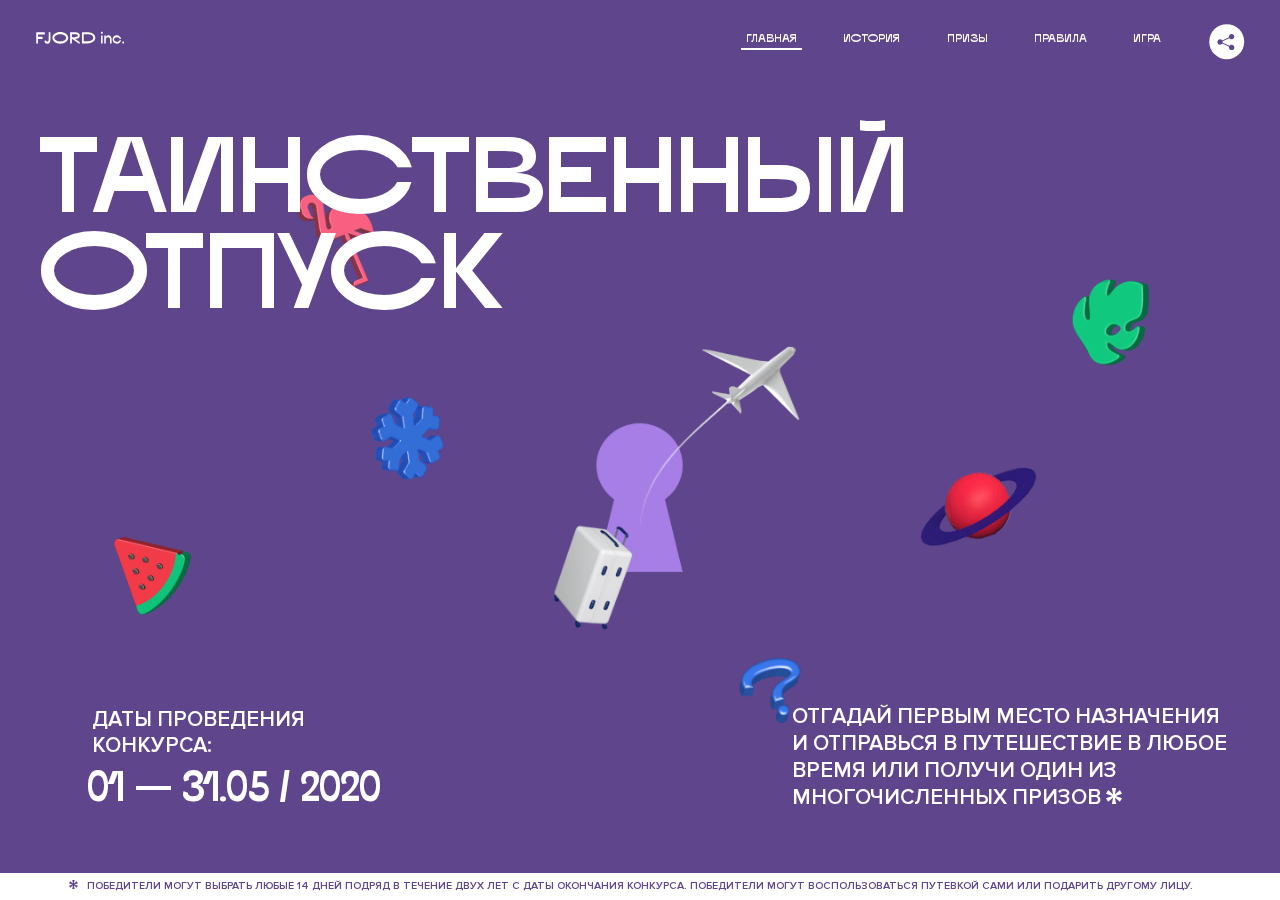
<file: 3/index.html>
<!DOCTYPE html>
<html lang="ru">
<head>
  <meta charset="UTF-8">
  <meta name="description" content="">
  <meta name="viewport" content="width=device-width, initial-scale=1.0">
  <meta http-equiv="X-UA-Compatible" content="ie=edge">
  <title>Mysterious Vacation</title>
<link href="css/style.min.css" rel="stylesheet">  <base href="https://htmlacademy-animation.github.io/2090509-magic-vacation-1/3/">
</head>
<body>

  <header class="page-header js-header">
    <div class="page-header__wrapper">
      <a href="#" class="page-header__logo" aria-label="Перейти на страницу FJORD.Inc">
        <svg width="100" height="15" viewBox="0 0 100 15" fill="none" xmlns="http://www.w3.org/2000/svg">
          <path d="M0.26 1.4V14H2.276V8.906H7.334V6.44H2.276V3.848H9.872V1.4H0.26ZM12.733 14.36C15.127 14.36 16.243 12.65 16.243 9.5V1.4H14.263V8.96C14.263 11.21 13.723 11.876 12.733 11.876C11.833 11.876 11.473 11.3 11.347 10.58L9.36702 10.94C9.63702 13.046 10.663 14.36 12.733 14.36ZM18.3918 7.7C18.3918 11.372 22.3878 14.36 27.3198 14.36C32.2518 14.36 36.2478 11.372 36.2478 7.7C36.2478 4.028 32.2518 1.04 27.3198 1.04C22.3878 1.04 18.3918 4.028 18.3918 7.7ZM20.6058 7.7C20.6058 5.378 23.6118 3.524 27.3198 3.524C30.9918 3.524 33.9798 5.378 33.9798 7.7C33.9798 10.004 30.9918 11.858 27.3198 11.858C23.6118 11.858 20.6058 10.004 20.6058 7.7ZM40.403 14V8.906H40.799L49.079 14.702V12.38L44.039 8.906H44.201C47.999 8.906 49.277 7.304 49.277 5.162C49.277 3.092 47.999 1.4 44.201 1.4H38.387V14H40.403ZM43.535 3.722C45.785 3.722 47.045 4.136 47.045 5.432C47.045 6.764 45.785 7.034 43.535 7.034H40.403V3.722H43.535ZM51.6936 1.382V14H57.8676C62.7456 14 66.7236 11.534 66.7236 7.7C66.7236 3.848 62.7456 1.382 57.8676 1.382H51.6936ZM53.7096 11.624V3.722H57.5436C61.5396 3.722 64.4916 5.018 64.4916 7.7C64.4916 10.238 61.5396 11.624 57.5436 11.624H53.7096ZM73.1832 14.018H74.9832V5H73.1832V14.018ZM72.9132 1.976C72.9132 2.57 73.3992 3.092 74.0832 3.092C74.7492 3.092 75.2352 2.57 75.2352 1.976C75.2352 1.382 74.7672 0.805999 74.0832 0.805999C73.3812 0.805999 72.9132 1.382 72.9132 1.976ZM76.7867 14H78.5687V9.104C78.7487 8.006 79.5947 6.962 81.0887 6.962C82.1147 6.962 83.2667 7.448 83.2667 9.554V14H85.0487V9.014C85.0487 6.152 83.2307 4.73 81.3587 4.73C79.9187 4.73 79.0727 5.558 78.5687 6.854V5H76.7867V14ZM90.9898 14.27C93.5098 14.27 95.3818 12.506 95.7238 10.328H94.0498C93.7258 11.3 92.6998 12.02 90.9898 12.02C88.8478 12.02 87.7678 10.922 87.7678 9.59C87.7678 8.24 88.8478 6.962 90.9898 6.962C92.7538 6.962 93.7978 7.844 94.0858 8.924H95.7418C95.4358 6.71 93.6178 4.73 90.9898 4.73C88.0918 4.73 86.1298 7.124 86.1298 9.59C86.1298 12.074 88.1278 14.27 90.9898 14.27ZM97.0693 12.938C97.0693 13.658 97.5553 14.144 98.2753 14.144C98.9953 14.144 99.4813 13.658 99.4813 12.938C99.4813 12.2 98.9953 11.714 98.2753 11.714C97.5553 11.714 97.0693 12.2 97.0693 12.938Z" fill="currentColor"></path>
        </svg>
      </a>
      <button class="page-header__toggler js-menu-toggler" type="button" aria-label="Управление мобильным меню"><span>Меню</span></button>
      <nav class="page-header__nav">
        <div class="page-header__menu js-menu" id="menu">
          <ul>
            <li>
              <a class="js-menu-link active" href="#top" data-href="top">главная</a>
            </li>
            <li>
              <a class="js-menu-link" href="#story" data-href="story">история</a>
            </li>
            <li>
              <a class="js-menu-link" href="#prizes" data-href="prizes">призы</a>
            </li>
            <li>
              <a class="js-menu-link" href="#rules" data-href="rules">правила</a>
            </li>
            <li>
              <a class="js-menu-link" href="#game" data-href="game">игра</a>
            </li>
          </ul>
        </div>
        <div class="page-header__social">
          <div class="social-block js-social-block">
            <button class="social-block__toggler" aria-label="Управлять блоком с социальными кнопками">
              <svg width="26" height="22" viewBox="0 0 27 22" fill="none" xmlns="http://www.w3.org/2000/svg">
                <path d="M19.6721 7.43664C21.6273 7.43664 23.213 5.85095 23.213 3.89566C23.213 1.94037 21.6273 0.354675 19.6721 0.354675C17.7168 0.354675 16.1311 1.94037 16.1311 3.89566C16.1311 4.19968 16.1728 4.49178 16.2458 4.77345L7.21751 8.95527C6.57519 8.05214 5.52303 7.46049 4.33078 7.46049C2.37549 7.46049 0.789795 9.04618 0.789795 11.0015C0.789795 12.9568 2.37549 14.5425 4.33078 14.5425C5.52303 14.5425 6.57668 13.9508 7.21751 13.0477L16.2458 17.2295C16.1743 17.5112 16.1311 17.8033 16.1311 18.1073C16.1311 20.0626 17.7168 21.6483 19.6721 21.6483C21.6273 21.6483 23.213 20.0626 23.213 18.1073C23.213 16.152 21.6273 14.5663 19.6721 14.5663C18.4798 14.5663 17.4262 15.158 16.7853 16.0611L7.75701 11.8793C7.82854 11.5976 7.87176 11.3055 7.87176 11.0015C7.87176 10.6974 7.83003 10.4053 7.75701 10.1237L16.7853 5.94186C17.4262 6.84499 18.4783 7.43664 19.6721 7.43664Z" fill="currentColor"></path>
              </svg>
            </button>
            <ul class="social-block__list">
              <li>
                <a class="social-block__link social-block__link--fb" href="#" aria-label="Мы на Facebook">
                  <svg width="8" height="17" viewBox="0 0 8 17" fill="none" xmlns="http://www.w3.org/2000/svg">
                    <path d="M4.24646 16.9899H1.09275L1.05793 8.49828H0V5.30707H1.05793V3.81124C1.05793 1.42084 2.57654 0 5.21735 0H7.41758V3.18585H5.30841C4.28262 3.18585 4.2478 3.48582 4.2478 4.24914V5.30707H7.42964L7.16716 8.49828H4.2478V16.9899H4.24646Z" fill="currentColor"></path>
                  </svg>
                </a>
              </li>
              <li>
                <a class="social-block__link social-block__link--insta" href="#" aria-label="Мы в Instagram">
                  <svg width="15" height="15" viewBox="0 0 15 15" fill="none" xmlns="http://www.w3.org/2000/svg">
                    <path d="M11.0197 0H4.19806C2.14246 0 0.471191 1.66993 0.471191 3.72285V10.5499C0.471191 12.6082 2.14112 14.2727 4.19806 14.2727H11.0197C13.0753 14.2727 14.7466 12.6082 14.7466 10.5499V3.72285C14.7466 1.67127 13.0753 0 11.0197 0ZM11.0197 12.4849H4.19806C3.13076 12.4849 2.26432 11.6158 2.26432 10.5512V3.72419C2.26432 2.65956 3.13076 1.79715 4.19806 1.79715H11.0197C12.087 1.79715 12.9535 2.6609 12.9535 3.72419V10.5512C12.9535 11.6145 12.087 12.4849 11.0197 12.4849Z" fill="currentColor"></path>
                    <path d="M7.60887 3.11084C5.38989 3.11084 3.58203 4.9187 3.58203 7.14036C3.58203 9.35532 5.38989 11.1645 7.60887 11.1645C9.83053 11.1645 11.6357 9.35666 11.6357 7.14036C11.6357 4.9187 9.83053 3.11084 7.60887 3.11084ZM7.60887 9.36871C6.37551 9.36871 5.37784 8.37372 5.37784 7.14036C5.37784 5.90699 6.37551 4.90665 7.60887 4.90665C8.83822 4.90665 9.84259 5.90833 9.84259 7.14036C9.84392 8.37238 8.83822 9.36871 7.60887 9.36871Z" fill="currentColor"></path>
                    <path d="M11.3573 2.35962C10.8256 2.35962 10.3931 2.79752 10.3931 3.32381C10.3931 3.85546 10.8256 4.29336 11.3573 4.29336C11.8862 4.29336 12.3215 3.85546 12.3215 3.32381C12.3215 2.79752 11.8862 2.35962 11.3573 2.35962Z" fill="currentColor"></path>
                  </svg>
                </a>
              </li>
              <li>
                <a class="social-block__link social-block__link--vk" href="#" aria-label="Мы ВКонтакте">
                  <svg width="17" height="10" viewBox="0 0 17 10" fill="none" xmlns="http://www.w3.org/2000/svg">
                    <path d="M14.1234 4.9002C14.1234 4.9002 16.3623 1.72708 16.5866 0.680242C16.6595 0.312285 16.4947 0.103188 16.1069 0.103188C16.1069 0.103188 14.8193 0.103188 14.168 0.103188C13.7235 0.103188 13.5587 0.293278 13.4235 0.579768C13.4235 0.579768 12.3724 2.82553 11.0969 4.24712C10.6861 4.70333 10.4781 4.84318 10.2511 4.84318C10.0646 4.84318 9.98625 4.6911 9.98625 4.27834V0.649016C9.98625 0.147997 9.92545 0.00135496 9.5066 0.00135496H6.39628C6.15578 0.00135496 6.0085 0.134417 6.0085 0.324506C6.0085 0.801084 6.73406 0.908351 6.73406 2.20231V4.87305C6.73406 5.40529 6.70569 5.61575 6.45303 5.61575C5.78016 5.61575 4.19528 3.30618 3.30623 0.678887C3.12923 0.145282 2.93737 0 2.43475 0H0.486409C0.205373 0 0 0.190085 0 0.476576C0 0.991172 0.60666 3.40801 2.99277 6.64358C4.59927 8.8201 6.70569 10 8.60269 10C9.76196 10 10.0416 9.80312 10.0416 9.31432V7.63883C10.0416 7.22607 10.2065 7.04956 10.4429 7.04956C10.7078 7.04956 11.1847 7.13238 12.2805 8.22268C13.5843 9.47862 13.6762 10 14.3896 10H16.5676C16.7919 10 17 9.89273 17 9.52342C17 9.02919 16.3623 8.15343 15.384 7.10659C14.9801 6.56755 14.3302 5.98914 14.1248 5.72301C13.8275 5.40801 13.9154 5.23014 14.1234 4.9002Z" fill="currentColor"></path>
                  </svg>
                </a>
              </li>
            </ul>
          </div>
        </div>
      </nav>
    </div>
  </header>

  <main class="page-content">

    <section class="animation-screen"></section>

    <section class="screen screen--hidden screen--intro" id="top">
      <div class="screen__wrapper">
        <div class="intro">
          <h1 class="intro__title">Таинственный отпуск</h1>
          <div class="intro__content">
            <div class="intro__info">
              <p class="intro__label">Даты проведения конкурса:</p>
              <p class="intro__date">01 — 31.05 / 2020</p>
            </div>
            <div class="intro__message">
              <p>
                Отгадай первым место назначения и&nbsp;отправься в&nbsp;путешествие в&nbsp;любое время или получи один из многочисленных призов
                <svg width="16" height="16" viewBox="0 0 10 10" fill="none" xmlns="http://www.w3.org/2000/svg">
                  <path d="M0 6.35337L3.90271 4.99012L0 3.64663L1.34615 1.32374L4.44287 4.01073L3.67364 0H6.34615L5.57692 4.01073L8.65385 1.32374L10 3.64663L6.13405 4.99012L10 6.35337L8.65385 8.65651L5.57692 5.98927L6.34615 10H3.67364L4.44287 5.96952L1.34615 8.65651L0 6.35337Z" fill="currentColor"></path>
                </svg>
              </p>
            </div>
          </div>
        </div>
      </div>
      <div class="screen__footer js-footer">
        <button class="screen__footer-enlarge js-footer-toggler" type="button" aria-label="Показать сообщение">
          <svg width="10" height="10" viewBox="0 0 10 10" fill="none" xmlns="http://www.w3.org/2000/svg">
            <path d="M0 6.35337L3.90271 4.99012L0 3.64663L1.34615 1.32374L4.44287 4.01073L3.67364 0H6.34615L5.57692 4.01073L8.65385 1.32374L10 3.64663L6.13405 4.99012L10 6.35337L8.65385 8.65651L5.57692 5.98927L6.34615 10H3.67364L4.44287 5.96952L1.34615 8.65651L0 6.35337Z" fill="currentColor"></path>
          </svg>
        </button>
        <button class="screen__footer-collapse js-footer-toggler" type="button" aria-label="Скрыть сообщение">
          <svg width="13" height="13" viewBox="0 0 13 13" fill="none" xmlns="http://www.w3.org/2000/svg">
            <line x1="12.3536" y1="0.353553" x2="0.738349" y2="11.9688" stroke="currentColor"></line>
            <line x1="0.738319" y1="0.539925" x2="12.3535" y2="12.1551" stroke="currentColor"></line>
          </svg>
        </button>
        <div class="screen__footer-wrapper">
          <div class="screen__footer-announce">
            <p class="screen__footer-label">Даты проведения конкурса:</p>
            <p class="screen__footer-date">01 — 31.05 / 2020</p>
          </div>
          <div class="screen__footer-note">
            <p>
              <svg width="10" height="10" viewBox="0 0 10 10" fill="none" xmlns="http://www.w3.org/2000/svg">
                <path d="M0 6.35337L3.90271 4.99012L0 3.64663L1.34615 1.32374L4.44287 4.01073L3.67364 0H6.34615L5.57692 4.01073L8.65385 1.32374L10 3.64663L6.13405 4.99012L10 6.35337L8.65385 8.65651L5.57692 5.98927L6.34615 10H3.67364L4.44287 5.96952L1.34615 8.65651L0 6.35337Z" fill="currentColor"></path>
              </svg>
              <span>Победители могут выбрать любые 14 дней подряд в&nbsp;течение двух лет с&nbsp;даты окончания конкурса. Победители могут воспользоваться путевкой сами или подарить другому лицу.</span>
            </p>
          </div>
        </div>
      </div>
    </section>

    <section class="screen screen--hidden screen--story" id="story">

      <div class="slider swiper-container js-slider">

        <div class="swiper-wrapper">

          <div class="slider__item swiper-slide">
            <h2 class="slider__item-title">История</h2>
            <p class="slider__item-text">Джеймс Таргет был основателем компании &laquo;Fjord Inc.&raquo;. С&nbsp;1965 года &laquo;Fjord Inc.&raquo; прославилась надёжными и&nbsp;удобными чемоданами и&nbsp;аксессуарами для туристов.</p>
          </div>

          <div class="slider__item swiper-slide">
            <p class="slider__item-text">Когда Джеймсу было 7&nbsp;лет, в&nbsp;их&nbsp;доме гостил дядюшка и&nbsp;развлекал детей рассказами о&nbsp;своей поездке в&nbsp;место, показавшееся малышу Таргету невероятным. Тогда Джеймс решил, что однажды посетит его, но&nbsp;не&nbsp;будет рассказывать о&nbsp;мечте, пока не&nbsp;осуществит.</p>
          </div>

          <div class="slider__item swiper-slide">
            <p class="slider__item-text">Джеймс Таргет стал увлеченным путешественником. Он&nbsp;посетил 5&nbsp;континентов, 126&nbsp;стран.</p>
          </div>

          <div class="slider__item swiper-slide">
            <p class="slider__item-text">Он&nbsp;сплавлялся по&nbsp;Амазонке и&nbsp;погружался в&nbsp;пещеры Франции, медитировал в&nbsp;горах Тибета и&nbsp;пожимал руку вождя племени Акугауа.</p>
          </div>

          <div class="slider__item swiper-slide">
            <p class="slider__item-text">Из&nbsp;своих поездок Джеймс Таргет привозил идеи, как сделать свои чемоданы &laquo;Fjord Inc.&raquo; удобными и&nbsp;приспособленными к&nbsp;разным дорожным условиям.</p>
          </div>

          <div class="slider__item swiper-slide">
            <p class="slider__item-text">Всё это время Джеймс не&nbsp;оставлял идею поездки своей мечты. Однако, как только он&nbsp;брался за&nbsp;планирование, возникали препятствия, не&nbsp;позволяющие отправиться туда.</p>
          </div>

          <div class="slider__item swiper-slide">
            <p class="slider__item-text">В&nbsp;возрасте 67&nbsp;лет Джеймс Таргет попал под лавину и&nbsp;погиб. В&nbsp;своём завещании он&nbsp;поручил отправить в&nbsp;заветное путешествие трёх смельчаков, единых с&nbsp;ним духом.</p>
          </div>

          <div class="slider__item swiper-slide">
            <p class="slider__item-text">Тех, кто сможет узнать таинственное место, задавая вопросы специально обученному ИИ&nbsp;&laquo;Соне&raquo;, ждет фантастическое путешествие.</p>
          </div>
        </div>
        <div class="slider__controls">
          <button class="slider__control slider__control--prev js-control-prev" type="button" aria-label="Показать предыдущую историю">
            <svg width="12" height="22" viewBox="0 0 12 22" fill="none" xmlns="http://www.w3.org/2000/svg">
              <path d="M11 1L1 11L11 21" stroke="currentColor" stroke-width="2" stroke-linejoin="round"></path>
            </svg>
          </button>
          <button class="slider__control slider__control--next js-control-next" type="button" aria-label="Показать следующую историю">
            <svg width="12" height="22" viewBox="0 0 12 22" fill="none" xmlns="http://www.w3.org/2000/svg">
              <path d="M1 1L11 11L1 21" stroke="currentColor" stroke-width="2" stroke-linejoin="round"></path>
            </svg>
          </button>
        </div>
        <div class="slider__pagination swiper-pagination"></div>
      </div>
    </section>

    <section class="screen screen--hidden screen--prizes" id="prizes">
      <div class="screen__wrapper">
        <div class="prizes">
          <h2 class="prizes__title">ПРизы</h2>
          <div class="prizes__lead">
            <p>Найди ответ и&nbsp;получи один из&nbsp;призов:</p>
          </div>
          <ul class="prizes__list">
            <li class="prizes__item prizes__item--journeys">
              <div class="prizes__icon">
                <picture>
                  <source srcset="img/prize1-mob.svg" media="(orientation: portrait)">
                  <img src="img/prize1.svg" alt="">
                </picture>
              </div>
              <p class="prizes__desc">
                <b>3</b>
                <span>загадочных путешествия</span>
              </p>
            </li>
            <li class="prizes__item prizes__item--cases">
              <div class="prizes__icon">
                <picture>
                  <source srcset="img/prize2-mob.svg" media="(orientation: portrait)">
                  <img src="img/prize2.svg" alt="">
                </picture>
              </div>
              <p class="prizes__desc">
                <b>7</b>
                <span>надежных чемоданов</span>
              </p>
            </li>
            <li class="prizes__item prizes__item--codes">
              <div class="prizes__icon">
                <picture>
                  <source srcset="img/prize3-mob.svg" media="(orientation: portrait)">
                  <img src="img/prize3.svg" alt="">
                </picture>
              </div>
              <p class="prizes__desc">
                <b>900</b>
                <span>
                  промокодов на&nbsp;скидку 15%
                  <svg width="10" height="10" viewBox="0 0 10 10" fill="none" xmlns="http://www.w3.org/2000/svg">
                    <path d="M0 6.35337L3.90271 4.99012L0 3.64663L1.34615 1.32374L4.44287 4.01073L3.67364 0H6.34615L5.57692 4.01073L8.65385 1.32374L10 3.64663L6.13405 4.99012L10 6.35337L8.65385 8.65651L5.57692 5.98927L6.34615 10H3.67364L4.44287 5.96952L1.34615 8.65651L0 6.35337Z" fill="currentColor"></path>
                  </svg>
                </span>
              </p>
            </li>
          </ul>
        </div>
      </div>
      <div class="screen__footer js-footer">
        <button class="screen__footer-enlarge js-footer-toggler" type="button" aria-label="Показать сообщение">
          <svg width="10" height="10" viewBox="0 0 10 10" fill="none" xmlns="http://www.w3.org/2000/svg">
            <path d="M0 6.35337L3.90271 4.99012L0 3.64663L1.34615 1.32374L4.44287 4.01073L3.67364 0H6.34615L5.57692 4.01073L8.65385 1.32374L10 3.64663L6.13405 4.99012L10 6.35337L8.65385 8.65651L5.57692 5.98927L6.34615 10H3.67364L4.44287 5.96952L1.34615 8.65651L0 6.35337Z" fill="currentColor"></path>
          </svg>
        </button>
        <button class="screen__footer-collapse js-footer-toggler" type="button" aria-label="Скрыть сообщение">
          <svg width="13" height="13" viewBox="0 0 13 13" fill="none" xmlns="http://www.w3.org/2000/svg">
            <line x1="12.3536" y1="0.353553" x2="0.738349" y2="11.9688" stroke="currentColor"></line>
            <line x1="0.738319" y1="0.539925" x2="12.3535" y2="12.1551" stroke="currentColor"></line>
          </svg>
        </button>
        <div class="screen__footer-wrapper">
          <div class="screen__footer-announce">
            <p class="screen__footer-label">Даты проведения конкурса:</p>
            <p class="screen__footer-date">01 — 31.05 / 2020</p>
          </div>
          <div class="screen__footer-note">
            <p>
              <svg width="10" height="10" viewBox="0 0 10 10" fill="none" xmlns="http://www.w3.org/2000/svg">
                <path d="M0 6.35337L3.90271 4.99012L0 3.64663L1.34615 1.32374L4.44287 4.01073L3.67364 0H6.34615L5.57692 4.01073L8.65385 1.32374L10 3.64663L6.13405 4.99012L10 6.35337L8.65385 8.65651L5.57692 5.98927L6.34615 10H3.67364L4.44287 5.96952L1.34615 8.65651L0 6.35337Z" fill="currentColor"></path>
              </svg>
              <span>Скидка&nbsp;15% на&nbsp;единоразовое приобретение путёвки с&nbsp;1&nbsp;июня 2020 по&nbsp;31&nbsp;мая 2022&nbsp;года. Суммируется с&nbsp;другими акциями</span>
            </p>
          </div>
        </div>
      </div>
    </section>

    <section class="screen screen--hidden screen--rules" id="rules">
      <div class="screen__wrapper">
        <div class="rules">
          <h2 class="rules__title">Правила</h2>
          <div class="rules__lead">
            <p>Для того чтобы получить наследство Джеймса Таргета, тебе нужно выведать у&nbsp;&laquo;Сони&raquo;, куда предстоит отправиться тебе в&nbsp;случае победы</p>
          </div>
          <ol class="rules__list">
            <li class="rules__item">
              <p>Тебе отводится <br>5&nbsp;минут</p>
            </li>
            <li class="rules__item">
              <p>Задавай любые вопросы в&nbsp;текстовом поле</p>
            </li>
            <li class="rules__item">
              <p>Нажимай кнопку &laquo;Узнать&raquo;, чтобы получить ответ</p>
            </li>
            <li class="rules__item">
              <p>&laquo;Соня&raquo; может отвечать только&nbsp;Да или Нет</p>
            </li>
          </ol>
          <a href="#game" class="rules__link btn">Погнали!</a>
        </div>
      </div>
      <div class="screen__disclaimer">
        <div class="disclaimer">
          <ul>
            <li>
              <a href="#">Правовая информация</a>
            </li>
            <li>
              <a href="#">Подробные правила</a>
            </li>
          </ul>
        </div>
      </div>
    </section>

    <section class="screen screen--hidden screen--game" id="game">
      <div class="screen__wrapper">
        <div class="game">
          <div class="game__header">
            <h2 class="game__title">Игра</h2>
            <div class="game__counter">
              <span>05</span>:<span>00</span>
            </div>
          </div>
          <div class="game__body">
            <div class="chat">
              <div class="chat__body js-chat">
                <ul class="chat__list" id="messages"></ul>
              </div>
              <div class="chat__footer">
                <form action="#" method="post" class="form" id="message-form">
                  <label for="message-field" class="visually-hidden">Поле для ввода вопроса</label>
                  <input type="text" class="form__field" id="message-field">
                  <button class="form__button btn">
                    Узнать
                    <svg width="18" height="19" viewBox="0 0 18 19" fill="none" xmlns="http://www.w3.org/2000/svg">
                      <path stroke="currentColor" stroke-width="2" d="M9 19V1"></path>
                      <path d="M1 9l8-8 8 8" stroke="currentColor" stroke-width="2" stroke-linejoin="round"></path>
                    </svg>
                  </button>
                </form>
              </div>
            </div>
          </div>
          <!-- временные кнопки для показа результата -->
          <div class="game__buttons">
            <button class="game__button btn js-show-result" type="button" data-target="result">Положительный результат</button>
            <button class="game__button btn js-show-result" type="button" data-target="result2">Положительный результат - 2</button>
            <button class="game__button btn js-show-result" type="button" data-target="result3">Отрицательный результат</button>
          </div>
        </div>
      </div>
    </section>

    <section class="screen screen--hidden screen--result" id="result">
      <div class="screen__wrapper">
        <div class="result result--trip">
          <div class="result__image">
            <picture>
              <source srcset="img/result1-mob.png 1x, img/result1-mob@2x.png 2x" media="(max-width: 768px) and (orientation: portrait)">
              <img src="img/result1.png" srcset="img/result1@2x.png 2x" alt="">
            </picture>
          </div>
          <h2 class="result__title">
            <span class="visually-hidden">ПОбеда!</span>
            <svg xmlns="http://www.w3.org/2000/svg" viewBox="0 0 568.85 109.24">
              <path d="M16,24.44V92H2.6V8H75V92H61.52V24.44H16Z" transform="translate(-2.1 -1.5)" fill="none" stroke="currentColor"></path>
              <path d="M148.76,5.6c32.88,0,59.52,19.92,59.52,44.4s-26.64,44.4-59.52,44.4S89.24,74.48,89.24,50,115.88,5.6,148.76,5.6Zm0,72.12c24.48,0,44.4-12.36,44.4-27.72s-19.92-27.84-44.4-27.84C124,22.16,104,34.52,104,50S124,77.72,148.76,77.72Z" transform="translate(-2.1 -1.5)" fill="none" stroke="currentColor"></path>
              <path d="M287.36,8V24.44H236v14.4h25.32c25.44,0,34,11.16,34,26.52,0,15.6-8.52,26.64-34,26.64H222.56V8h64.8ZM256.88,76.52c15.12,0,23.52-2,23.52-11.52S272,54.44,256.88,54.44H236V76.52h20.88Z" transform="translate(-2.1 -1.5)" fill="none" stroke="currentColor"></path>
              <path d="M371.47,8V24.44H320.84V41.6h33.6V58h-33.6V75.56h50.64V92H307.4V8h64.08Z" transform="translate(-2.1 -1.5)" fill="none" stroke="currentColor"></path>
              <path d="M382.39,110.24V75.56h7.44c4.56-4.68,7.8-18.36,8.76-56L399,8h48.6V75.56h10v34.68H442.87V92H397v18.24H382.39Zm51.72-34.68V24.44H411.55v3.12c-0.48,22.44-3.24,37.68-7.2,48h29.76Z" transform="translate(-2.1 -1.5)" fill="none" stroke="currentColor"></path>
              <path d="M463.75,92l28-84h27.12l28.08,84H533.47l-7.8-23.52h-37.8L480.07,92H463.75Zm56.64-40L507,11.84,493.51,52h26.88Z" transform="translate(-2.1 -1.5)" fill="none" stroke="currentColor"></path>
              <path d="M554.12,70.4L555.55,2H569l1.44,68.4H554.12Zm8.28,6.36c4.8,0,8,3.24,8,8.16a8,8,0,1,1-16.08,0C554.35,80,557.59,76.76,562.39,76.76Z" transform="translate(-2.1 -1.5)" fill="none" stroke="currentColor"></path>
            </svg>
          </h2>
          <div class="result__text">
            <p>ты&nbsp;отправляешься в&nbsp;Арктику!</p>
          </div>
          <div class="result__form">
            <form action="#" method="post" class="form form--result">
              <label for="email-field" class="form__label">зарегистрируй результат</label>
              <input type="email" class="form__field" id="email-field" placeholder="e-mail для регистации результата и получения приза" required="">
              <button class="form__button btn">
                отправить
                <svg width="18" height="19" viewBox="0 0 18 19" fill="none" xmlns="http://www.w3.org/2000/svg">
                  <path stroke="currentColor" stroke-width="2" d="M9 19V1"></path>
                  <path d="M1 9l8-8 8 8" stroke="currentColor" stroke-width="2" stroke-linejoin="round"></path>
                </svg>
              </button>
            </form>
          </div>
        </div>
      </div>
    </section>

    <section class="screen screen--hidden screen--result" id="result2">
      <div class="screen__wrapper">
        <div class="result result--prize">
          <div class="result__image">
            <picture>
              <source srcset="img/result2-mob.png 1x, img/result2-mob@2x.png 2x" media="(max-width: 768px) and (orientation: portrait)">
              <img src="img/result2.png" srcset="img/result2@2x.png 2x" alt="">
            </picture>
          </div>
          <h2 class="result__title">
            <span class="visually-hidden">ПОбеда!</span>
            <svg xmlns="http://www.w3.org/2000/svg" viewBox="0 0 568.85 109.24">
              <path d="M16,24.44V92H2.6V8H75V92H61.52V24.44H16Z" transform="translate(-2.1 -1.5)" fill="none" stroke="currentColor"></path>
              <path d="M148.76,5.6c32.88,0,59.52,19.92,59.52,44.4s-26.64,44.4-59.52,44.4S89.24,74.48,89.24,50,115.88,5.6,148.76,5.6Zm0,72.12c24.48,0,44.4-12.36,44.4-27.72s-19.92-27.84-44.4-27.84C124,22.16,104,34.52,104,50S124,77.72,148.76,77.72Z" transform="translate(-2.1 -1.5)" fill="none" stroke="currentColor"></path>
              <path d="M287.36,8V24.44H236v14.4h25.32c25.44,0,34,11.16,34,26.52,0,15.6-8.52,26.64-34,26.64H222.56V8h64.8ZM256.88,76.52c15.12,0,23.52-2,23.52-11.52S272,54.44,256.88,54.44H236V76.52h20.88Z" transform="translate(-2.1 -1.5)" fill="none" stroke="currentColor"></path>
              <path d="M371.47,8V24.44H320.84V41.6h33.6V58h-33.6V75.56h50.64V92H307.4V8h64.08Z" transform="translate(-2.1 -1.5)" fill="none" stroke="currentColor"></path>
              <path d="M382.39,110.24V75.56h7.44c4.56-4.68,7.8-18.36,8.76-56L399,8h48.6V75.56h10v34.68H442.87V92H397v18.24H382.39Zm51.72-34.68V24.44H411.55v3.12c-0.48,22.44-3.24,37.68-7.2,48h29.76Z" transform="translate(-2.1 -1.5)" fill="none" stroke="currentColor"></path>
              <path d="M463.75,92l28-84h27.12l28.08,84H533.47l-7.8-23.52h-37.8L480.07,92H463.75Zm56.64-40L507,11.84,493.51,52h26.88Z" transform="translate(-2.1 -1.5)" fill="none" stroke="currentColor"></path>
              <path d="M554.12,70.4L555.55,2H569l1.44,68.4H554.12Zm8.28,6.36c4.8,0,8,3.24,8,8.16a8,8,0,1,1-16.08,0C554.35,80,557.59,76.76,562.39,76.76Z" transform="translate(-2.1 -1.5)" fill="none" stroke="currentColor"></path>
            </svg>
          </h2>
          <div class="result__text">
            <p>чемодан &laquo;Fjord&nbsp;Inc.&raquo;&nbsp;твой</p>
          </div>
          <div class="result__form">
            <form action="#" method="post" class="form form--result">
              <label for="email-field2" class="form__label">зарегистрируй результат</label>
              <input type="email" class="form__field" id="email-field2" placeholder="e-mail для регистации результата и получения приза" required="">
              <button class="form__button btn">
                отправить
                <svg width="18" height="19" viewBox="0 0 18 19" fill="none" xmlns="http://www.w3.org/2000/svg">
                  <path stroke="currentColor" stroke-width="2" d="M9 19V1"></path>
                  <path d="M1 9l8-8 8 8" stroke="currentColor" stroke-width="2" stroke-linejoin="round"></path>
                </svg>
              </button>
            </form>
          </div>
        </div>
      </div>
    </section>

    <section class="screen screen--hidden screen--result" id="result3">
      <div class="screen__wrapper">
        <div class="result result--negative">
          <div class="result__image">
            <picture>
              <source srcset="img/result3-mob.png 1x, img/result3-mob@2x.png 2x" media="(max-width: 768px) and (orientation: portrait)">
              <img src="img/result3.png" srcset="img/result3@2x.png 2x" alt="">
            </picture>
          </div>
          <h2 class="result__title">
            <span class="visually-hidden">Не угадал!</span>
            <svg xmlns="http://www.w3.org/2000/svg" viewBox="0 0 660.77 109.24">
              <path d="M2.66,92V8H16.1V42.2H53.3V8H66.74V92H53.3V58.64H16.1V92H2.66Z" transform="translate(-2.16 -1.5)" fill="none" stroke="currentColor"></path>
              <path d="M147.62,8V24.44H97V41.6h33.6V58H97V75.56h50.64V92H83.54V8h64.08Z" transform="translate(-2.16 -1.5)" fill="none" stroke="currentColor"></path>
              <path d="M199.22,8l20.52,42.36L235.34,8h16.44l-31,84H204.38l9.48-25.92L185.78,8h13.44Z" transform="translate(-2.16 -1.5)" fill="none" stroke="currentColor"></path>
              <path d="M273.74,24.44V92H260.3V8h50.16V24.44H273.74Z" transform="translate(-2.16 -1.5)" fill="none" stroke="currentColor"></path>
              <path d="M307.1,92l28-84h27.12l28.08,84H376.82L369,68.48h-37.8L323.42,92H307.1Zm56.64-40L350.3,11.84,336.86,52h26.88Z" transform="translate(-2.16 -1.5)" fill="none" stroke="currentColor"></path>
              <path d="M396.38,110.24V75.56h7.44c4.56-4.68,7.8-18.36,8.76-56L412.94,8h48.6V75.56h10v34.68H456.86V92H411v18.24H396.38ZM448.1,75.56V24.44H425.54v3.12c-0.48,22.44-3.24,37.68-7.2,48H448.1Z" transform="translate(-2.16 -1.5)" fill="none" stroke="currentColor"></path>
              <path d="M477.74,92l28-84h27.12L560.9,92H547.46l-7.8-23.52h-37.8L494.06,92H477.74Zm56.64-40-13.44-40.2L507.5,52h26.88Z" transform="translate(-2.16 -1.5)" fill="none" stroke="currentColor"></path>
              <path d="M568.7,76.88a13.77,13.77,0,0,0,5,1c6.6,0,10.44-6.24,12-58.32L586.22,8h46.2V92H619V24.44H598.82l-0.12,3.12C597.14,81,589,94.4,573.74,94.4a28.55,28.55,0,0,1-6.72-.84Z" transform="translate(-2.16 -1.5)" fill="none" stroke="currentColor"></path>
              <path d="M646.1,70.4L647.54,2H661l1.44,68.4H646.1Zm8.28,6.36c4.8,0,8,3.24,8,8.16a8,8,0,0,1-16.08,0C646.34,80,649.58,76.76,654.38,76.76Z" transform="translate(-2.16 -1.5)" fill="none" stroke="currentColor"></path>
            </svg>
          </h2>
          <button class="result__button js-play" type="button">
            не сдавайся!
            <span>
              <svg width="27" height="22" viewBox="0 0 27 22" fill="none" xmlns="http://www.w3.org/2000/svg">
                <path d="M10.6899 1.47998C5.42992 1.47998 1.16992 5.73998 1.16992 11C1.16992 16.26 5.42992 20.52 10.6899 20.52C15.9499 20.52 20.2099 16.26 20.2099 11V7.13998" stroke="currentColor" stroke-width="2" stroke-miterlimit="10"></path>
                <path d="M15.1099 12.5099L20.1499 7.13989L25.3099 12.6299" stroke="currentColor" stroke-width="2" stroke-miterlimit="10" stroke-linejoin="round"></path>
              </svg>
            </span>
          </button>
        </div>
      </div>
    </section>

    <div class="content-cover"></div>
  </main>

<script src="js/script.js"></script></body>
</html>
</file>
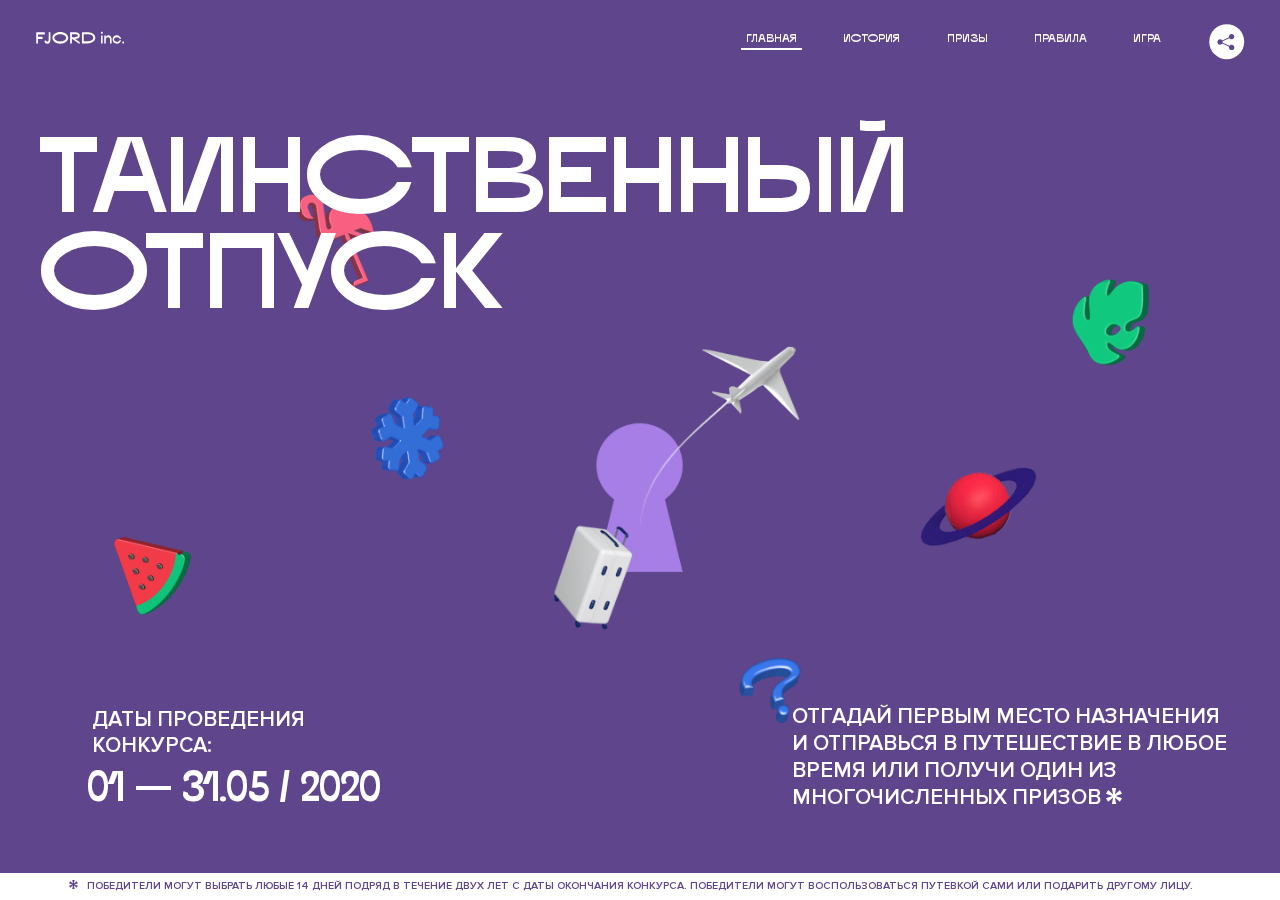
<file: 4/index.html>
<!DOCTYPE html>
<html lang="ru">
<head>
  <meta charset="UTF-8">
  <meta name="description" content="">
  <meta name="viewport" content="width=device-width, initial-scale=1.0">
  <meta http-equiv="X-UA-Compatible" content="ie=edge">
  <title>Mysterious Vacation</title>
<link href="css/style.min.css" rel="stylesheet">  <base href="https://htmlacademy-animation.github.io/2090509-magic-vacation-1/4/">
</head>
<body>

  <header class="page-header js-header">
    <div class="page-header__wrapper">
      <a href="#" class="page-header__logo" aria-label="Перейти на страницу FJORD.Inc">
        <svg width="100" height="15" viewBox="0 0 100 15" fill="none" xmlns="http://www.w3.org/2000/svg">
          <path d="M0.26 1.4V14H2.276V8.906H7.334V6.44H2.276V3.848H9.872V1.4H0.26ZM12.733 14.36C15.127 14.36 16.243 12.65 16.243 9.5V1.4H14.263V8.96C14.263 11.21 13.723 11.876 12.733 11.876C11.833 11.876 11.473 11.3 11.347 10.58L9.36702 10.94C9.63702 13.046 10.663 14.36 12.733 14.36ZM18.3918 7.7C18.3918 11.372 22.3878 14.36 27.3198 14.36C32.2518 14.36 36.2478 11.372 36.2478 7.7C36.2478 4.028 32.2518 1.04 27.3198 1.04C22.3878 1.04 18.3918 4.028 18.3918 7.7ZM20.6058 7.7C20.6058 5.378 23.6118 3.524 27.3198 3.524C30.9918 3.524 33.9798 5.378 33.9798 7.7C33.9798 10.004 30.9918 11.858 27.3198 11.858C23.6118 11.858 20.6058 10.004 20.6058 7.7ZM40.403 14V8.906H40.799L49.079 14.702V12.38L44.039 8.906H44.201C47.999 8.906 49.277 7.304 49.277 5.162C49.277 3.092 47.999 1.4 44.201 1.4H38.387V14H40.403ZM43.535 3.722C45.785 3.722 47.045 4.136 47.045 5.432C47.045 6.764 45.785 7.034 43.535 7.034H40.403V3.722H43.535ZM51.6936 1.382V14H57.8676C62.7456 14 66.7236 11.534 66.7236 7.7C66.7236 3.848 62.7456 1.382 57.8676 1.382H51.6936ZM53.7096 11.624V3.722H57.5436C61.5396 3.722 64.4916 5.018 64.4916 7.7C64.4916 10.238 61.5396 11.624 57.5436 11.624H53.7096ZM73.1832 14.018H74.9832V5H73.1832V14.018ZM72.9132 1.976C72.9132 2.57 73.3992 3.092 74.0832 3.092C74.7492 3.092 75.2352 2.57 75.2352 1.976C75.2352 1.382 74.7672 0.805999 74.0832 0.805999C73.3812 0.805999 72.9132 1.382 72.9132 1.976ZM76.7867 14H78.5687V9.104C78.7487 8.006 79.5947 6.962 81.0887 6.962C82.1147 6.962 83.2667 7.448 83.2667 9.554V14H85.0487V9.014C85.0487 6.152 83.2307 4.73 81.3587 4.73C79.9187 4.73 79.0727 5.558 78.5687 6.854V5H76.7867V14ZM90.9898 14.27C93.5098 14.27 95.3818 12.506 95.7238 10.328H94.0498C93.7258 11.3 92.6998 12.02 90.9898 12.02C88.8478 12.02 87.7678 10.922 87.7678 9.59C87.7678 8.24 88.8478 6.962 90.9898 6.962C92.7538 6.962 93.7978 7.844 94.0858 8.924H95.7418C95.4358 6.71 93.6178 4.73 90.9898 4.73C88.0918 4.73 86.1298 7.124 86.1298 9.59C86.1298 12.074 88.1278 14.27 90.9898 14.27ZM97.0693 12.938C97.0693 13.658 97.5553 14.144 98.2753 14.144C98.9953 14.144 99.4813 13.658 99.4813 12.938C99.4813 12.2 98.9953 11.714 98.2753 11.714C97.5553 11.714 97.0693 12.2 97.0693 12.938Z" fill="currentColor"></path>
        </svg>
      </a>
      <button class="page-header__toggler js-menu-toggler" type="button" aria-label="Управление мобильным меню"><span>Меню</span></button>
      <nav class="page-header__nav">
        <div class="page-header__menu js-menu" id="menu">
          <ul>
            <li>
              <a class="js-menu-link active" href="#top" data-href="top">главная</a>
            </li>
            <li>
              <a class="js-menu-link" href="#story" data-href="story">история</a>
            </li>
            <li>
              <a class="js-menu-link" href="#prizes" data-href="prizes">призы</a>
            </li>
            <li>
              <a class="js-menu-link" href="#rules" data-href="rules">правила</a>
            </li>
            <li>
              <a class="js-menu-link" href="#game" data-href="game">игра</a>
            </li>
          </ul>
        </div>
        <div class="page-header__social">
          <div class="social-block js-social-block">
            <button class="social-block__toggler" aria-label="Управлять блоком с социальными кнопками">
              <svg width="26" height="22" viewBox="0 0 27 22" fill="none" xmlns="http://www.w3.org/2000/svg">
                <path d="M19.6721 7.43664C21.6273 7.43664 23.213 5.85095 23.213 3.89566C23.213 1.94037 21.6273 0.354675 19.6721 0.354675C17.7168 0.354675 16.1311 1.94037 16.1311 3.89566C16.1311 4.19968 16.1728 4.49178 16.2458 4.77345L7.21751 8.95527C6.57519 8.05214 5.52303 7.46049 4.33078 7.46049C2.37549 7.46049 0.789795 9.04618 0.789795 11.0015C0.789795 12.9568 2.37549 14.5425 4.33078 14.5425C5.52303 14.5425 6.57668 13.9508 7.21751 13.0477L16.2458 17.2295C16.1743 17.5112 16.1311 17.8033 16.1311 18.1073C16.1311 20.0626 17.7168 21.6483 19.6721 21.6483C21.6273 21.6483 23.213 20.0626 23.213 18.1073C23.213 16.152 21.6273 14.5663 19.6721 14.5663C18.4798 14.5663 17.4262 15.158 16.7853 16.0611L7.75701 11.8793C7.82854 11.5976 7.87176 11.3055 7.87176 11.0015C7.87176 10.6974 7.83003 10.4053 7.75701 10.1237L16.7853 5.94186C17.4262 6.84499 18.4783 7.43664 19.6721 7.43664Z" fill="currentColor"></path>
              </svg>
            </button>
            <ul class="social-block__list">
              <li>
                <a class="social-block__link social-block__link--fb" href="#" aria-label="Мы на Facebook">
                  <svg width="8" height="17" viewBox="0 0 8 17" fill="none" xmlns="http://www.w3.org/2000/svg">
                    <path d="M4.24646 16.9899H1.09275L1.05793 8.49828H0V5.30707H1.05793V3.81124C1.05793 1.42084 2.57654 0 5.21735 0H7.41758V3.18585H5.30841C4.28262 3.18585 4.2478 3.48582 4.2478 4.24914V5.30707H7.42964L7.16716 8.49828H4.2478V16.9899H4.24646Z" fill="currentColor"></path>
                  </svg>
                </a>
              </li>
              <li>
                <a class="social-block__link social-block__link--insta" href="#" aria-label="Мы в Instagram">
                  <svg width="15" height="15" viewBox="0 0 15 15" fill="none" xmlns="http://www.w3.org/2000/svg">
                    <path d="M11.0197 0H4.19806C2.14246 0 0.471191 1.66993 0.471191 3.72285V10.5499C0.471191 12.6082 2.14112 14.2727 4.19806 14.2727H11.0197C13.0753 14.2727 14.7466 12.6082 14.7466 10.5499V3.72285C14.7466 1.67127 13.0753 0 11.0197 0ZM11.0197 12.4849H4.19806C3.13076 12.4849 2.26432 11.6158 2.26432 10.5512V3.72419C2.26432 2.65956 3.13076 1.79715 4.19806 1.79715H11.0197C12.087 1.79715 12.9535 2.6609 12.9535 3.72419V10.5512C12.9535 11.6145 12.087 12.4849 11.0197 12.4849Z" fill="currentColor"></path>
                    <path d="M7.60887 3.11084C5.38989 3.11084 3.58203 4.9187 3.58203 7.14036C3.58203 9.35532 5.38989 11.1645 7.60887 11.1645C9.83053 11.1645 11.6357 9.35666 11.6357 7.14036C11.6357 4.9187 9.83053 3.11084 7.60887 3.11084ZM7.60887 9.36871C6.37551 9.36871 5.37784 8.37372 5.37784 7.14036C5.37784 5.90699 6.37551 4.90665 7.60887 4.90665C8.83822 4.90665 9.84259 5.90833 9.84259 7.14036C9.84392 8.37238 8.83822 9.36871 7.60887 9.36871Z" fill="currentColor"></path>
                    <path d="M11.3573 2.35962C10.8256 2.35962 10.3931 2.79752 10.3931 3.32381C10.3931 3.85546 10.8256 4.29336 11.3573 4.29336C11.8862 4.29336 12.3215 3.85546 12.3215 3.32381C12.3215 2.79752 11.8862 2.35962 11.3573 2.35962Z" fill="currentColor"></path>
                  </svg>
                </a>
              </li>
              <li>
                <a class="social-block__link social-block__link--vk" href="#" aria-label="Мы ВКонтакте">
                  <svg width="17" height="10" viewBox="0 0 17 10" fill="none" xmlns="http://www.w3.org/2000/svg">
                    <path d="M14.1234 4.9002C14.1234 4.9002 16.3623 1.72708 16.5866 0.680242C16.6595 0.312285 16.4947 0.103188 16.1069 0.103188C16.1069 0.103188 14.8193 0.103188 14.168 0.103188C13.7235 0.103188 13.5587 0.293278 13.4235 0.579768C13.4235 0.579768 12.3724 2.82553 11.0969 4.24712C10.6861 4.70333 10.4781 4.84318 10.2511 4.84318C10.0646 4.84318 9.98625 4.6911 9.98625 4.27834V0.649016C9.98625 0.147997 9.92545 0.00135496 9.5066 0.00135496H6.39628C6.15578 0.00135496 6.0085 0.134417 6.0085 0.324506C6.0085 0.801084 6.73406 0.908351 6.73406 2.20231V4.87305C6.73406 5.40529 6.70569 5.61575 6.45303 5.61575C5.78016 5.61575 4.19528 3.30618 3.30623 0.678887C3.12923 0.145282 2.93737 0 2.43475 0H0.486409C0.205373 0 0 0.190085 0 0.476576C0 0.991172 0.60666 3.40801 2.99277 6.64358C4.59927 8.8201 6.70569 10 8.60269 10C9.76196 10 10.0416 9.80312 10.0416 9.31432V7.63883C10.0416 7.22607 10.2065 7.04956 10.4429 7.04956C10.7078 7.04956 11.1847 7.13238 12.2805 8.22268C13.5843 9.47862 13.6762 10 14.3896 10H16.5676C16.7919 10 17 9.89273 17 9.52342C17 9.02919 16.3623 8.15343 15.384 7.10659C14.9801 6.56755 14.3302 5.98914 14.1248 5.72301C13.8275 5.40801 13.9154 5.23014 14.1234 4.9002Z" fill="currentColor"></path>
                  </svg>
                </a>
              </li>
            </ul>
          </div>
        </div>
      </nav>
    </div>
  </header>

  <main class="page-content">

    <section class="animation-screen"></section>

    <section class="screen screen--hidden screen--intro" id="top">
      <div class="screen__wrapper">
        <div class="intro">
          <h1 class="intro__title">Таинственный отпуск</h1>
          <div class="intro__content">
            <div class="intro__info">
              <p class="intro__label">Даты проведения конкурса:</p>
              <p class="intro__date">01 — 31.05 / 2020</p>
            </div>
            <div class="intro__message">
              <p>
                Отгадай первым место назначения и&nbsp;отправься в&nbsp;путешествие в&nbsp;любое время или получи один из многочисленных призов
                <svg width="16" height="16" viewBox="0 0 10 10" fill="none" xmlns="http://www.w3.org/2000/svg">
                  <path d="M0 6.35337L3.90271 4.99012L0 3.64663L1.34615 1.32374L4.44287 4.01073L3.67364 0H6.34615L5.57692 4.01073L8.65385 1.32374L10 3.64663L6.13405 4.99012L10 6.35337L8.65385 8.65651L5.57692 5.98927L6.34615 10H3.67364L4.44287 5.96952L1.34615 8.65651L0 6.35337Z" fill="currentColor"></path>
                </svg>
              </p>
            </div>
          </div>
        </div>
      </div>
      <div class="screen__footer js-footer">
        <button class="screen__footer-enlarge js-footer-toggler" type="button" aria-label="Показать сообщение">
          <svg width="10" height="10" viewBox="0 0 10 10" fill="none" xmlns="http://www.w3.org/2000/svg">
            <path d="M0 6.35337L3.90271 4.99012L0 3.64663L1.34615 1.32374L4.44287 4.01073L3.67364 0H6.34615L5.57692 4.01073L8.65385 1.32374L10 3.64663L6.13405 4.99012L10 6.35337L8.65385 8.65651L5.57692 5.98927L6.34615 10H3.67364L4.44287 5.96952L1.34615 8.65651L0 6.35337Z" fill="currentColor"></path>
          </svg>
        </button>
        <button class="screen__footer-collapse js-footer-toggler" type="button" aria-label="Скрыть сообщение">
          <svg width="13" height="13" viewBox="0 0 13 13" fill="none" xmlns="http://www.w3.org/2000/svg">
            <line x1="12.3536" y1="0.353553" x2="0.738349" y2="11.9688" stroke="currentColor"></line>
            <line x1="0.738319" y1="0.539925" x2="12.3535" y2="12.1551" stroke="currentColor"></line>
          </svg>
        </button>
        <div class="screen__footer-wrapper">
          <div class="screen__footer-announce">
            <p class="screen__footer-label">Даты проведения конкурса:</p>
            <p class="screen__footer-date">01 — 31.05 / 2020</p>
          </div>
          <div class="screen__footer-note">
            <p>
              <svg width="10" height="10" viewBox="0 0 10 10" fill="none" xmlns="http://www.w3.org/2000/svg">
                <path d="M0 6.35337L3.90271 4.99012L0 3.64663L1.34615 1.32374L4.44287 4.01073L3.67364 0H6.34615L5.57692 4.01073L8.65385 1.32374L10 3.64663L6.13405 4.99012L10 6.35337L8.65385 8.65651L5.57692 5.98927L6.34615 10H3.67364L4.44287 5.96952L1.34615 8.65651L0 6.35337Z" fill="currentColor"></path>
              </svg>
              <span>Победители могут выбрать любые 14 дней подряд в&nbsp;течение двух лет с&nbsp;даты окончания конкурса. Победители могут воспользоваться путевкой сами или подарить другому лицу.</span>
            </p>
          </div>
        </div>
      </div>
    </section>

    <section class="screen screen--hidden screen--story" id="story">

      <div class="slider swiper-container js-slider">

        <div class="swiper-wrapper">

          <div class="slider__item swiper-slide">
            <h2 class="slider__item-title">История</h2>
            <p class="slider__item-text">Джеймс Таргет был основателем компании &laquo;Fjord Inc.&raquo;. С&nbsp;1965 года &laquo;Fjord Inc.&raquo; прославилась надёжными и&nbsp;удобными чемоданами и&nbsp;аксессуарами для туристов.</p>
          </div>

          <div class="slider__item swiper-slide">
            <p class="slider__item-text">Когда Джеймсу было 7&nbsp;лет, в&nbsp;их&nbsp;доме гостил дядюшка и&nbsp;развлекал детей рассказами о&nbsp;своей поездке в&nbsp;место, показавшееся малышу Таргету невероятным. Тогда Джеймс решил, что однажды посетит его, но&nbsp;не&nbsp;будет рассказывать о&nbsp;мечте, пока не&nbsp;осуществит.</p>
          </div>

          <div class="slider__item swiper-slide">
            <p class="slider__item-text">Джеймс Таргет стал увлеченным путешественником. Он&nbsp;посетил 5&nbsp;континентов, 126&nbsp;стран.</p>
          </div>

          <div class="slider__item swiper-slide">
            <p class="slider__item-text">Он&nbsp;сплавлялся по&nbsp;Амазонке и&nbsp;погружался в&nbsp;пещеры Франции, медитировал в&nbsp;горах Тибета и&nbsp;пожимал руку вождя племени Акугауа.</p>
          </div>

          <div class="slider__item swiper-slide">
            <p class="slider__item-text">Из&nbsp;своих поездок Джеймс Таргет привозил идеи, как сделать свои чемоданы &laquo;Fjord Inc.&raquo; удобными и&nbsp;приспособленными к&nbsp;разным дорожным условиям.</p>
          </div>

          <div class="slider__item swiper-slide">
            <p class="slider__item-text">Всё это время Джеймс не&nbsp;оставлял идею поездки своей мечты. Однако, как только он&nbsp;брался за&nbsp;планирование, возникали препятствия, не&nbsp;позволяющие отправиться туда.</p>
          </div>

          <div class="slider__item swiper-slide">
            <p class="slider__item-text">В&nbsp;возрасте 67&nbsp;лет Джеймс Таргет попал под лавину и&nbsp;погиб. В&nbsp;своём завещании он&nbsp;поручил отправить в&nbsp;заветное путешествие трёх смельчаков, единых с&nbsp;ним духом.</p>
          </div>

          <div class="slider__item swiper-slide">
            <p class="slider__item-text">Тех, кто сможет узнать таинственное место, задавая вопросы специально обученному ИИ&nbsp;&laquo;Соне&raquo;, ждет фантастическое путешествие.</p>
          </div>
        </div>
        <div class="slider__controls">
          <button class="slider__control slider__control--prev js-control-prev" type="button" aria-label="Показать предыдущую историю">
            <svg width="12" height="22" viewBox="0 0 12 22" fill="none" xmlns="http://www.w3.org/2000/svg">
              <path d="M11 1L1 11L11 21" stroke="currentColor" stroke-width="2" stroke-linejoin="round"></path>
            </svg>
          </button>
          <button class="slider__control slider__control--next js-control-next" type="button" aria-label="Показать следующую историю">
            <svg width="12" height="22" viewBox="0 0 12 22" fill="none" xmlns="http://www.w3.org/2000/svg">
              <path d="M1 1L11 11L1 21" stroke="currentColor" stroke-width="2" stroke-linejoin="round"></path>
            </svg>
          </button>
        </div>
        <div class="slider__pagination swiper-pagination"></div>
      </div>
    </section>

    <section class="screen screen--hidden screen--prizes" id="prizes">
      <div class="screen__wrapper">
        <div class="prizes">
          <h2 class="prizes__title">ПРизы</h2>
          <div class="prizes__lead">
            <p>Найди ответ и&nbsp;получи один из&nbsp;призов:</p>
          </div>
          <ul class="prizes__list">
            <li class="prizes__item prizes__item--journeys">
              <div class="prizes__icon">
                <picture>
                  <source srcset="img/prize1-mob.svg" media="(orientation: portrait)">
                  <img src="img/prize1.svg" alt="">
                </picture>
              </div>
              <p class="prizes__desc">
                <b>3</b>
                <span>загадочных путешествия</span>
              </p>
            </li>
            <li class="prizes__item prizes__item--cases">
              <div class="prizes__icon">
                <picture>
                  <source srcset="img/prize2-mob.svg" media="(orientation: portrait)">
                  <img src="img/prize2.svg" alt="">
                </picture>
              </div>
              <p class="prizes__desc">
                <b>7</b>
                <span>надежных чемоданов</span>
              </p>
            </li>
            <li class="prizes__item prizes__item--codes">
              <div class="prizes__icon">
                <picture>
                  <source srcset="img/prize3-mob.svg" media="(orientation: portrait)">
                  <img src="img/prize3.svg" alt="">
                </picture>
              </div>
              <p class="prizes__desc">
                <b>900</b>
                <span>
                  промокодов на&nbsp;скидку 15%
                  <svg width="10" height="10" viewBox="0 0 10 10" fill="none" xmlns="http://www.w3.org/2000/svg">
                    <path d="M0 6.35337L3.90271 4.99012L0 3.64663L1.34615 1.32374L4.44287 4.01073L3.67364 0H6.34615L5.57692 4.01073L8.65385 1.32374L10 3.64663L6.13405 4.99012L10 6.35337L8.65385 8.65651L5.57692 5.98927L6.34615 10H3.67364L4.44287 5.96952L1.34615 8.65651L0 6.35337Z" fill="currentColor"></path>
                  </svg>
                </span>
              </p>
            </li>
          </ul>
        </div>
      </div>
      <div class="screen__footer js-footer">
        <button class="screen__footer-enlarge js-footer-toggler" type="button" aria-label="Показать сообщение">
          <svg width="10" height="10" viewBox="0 0 10 10" fill="none" xmlns="http://www.w3.org/2000/svg">
            <path d="M0 6.35337L3.90271 4.99012L0 3.64663L1.34615 1.32374L4.44287 4.01073L3.67364 0H6.34615L5.57692 4.01073L8.65385 1.32374L10 3.64663L6.13405 4.99012L10 6.35337L8.65385 8.65651L5.57692 5.98927L6.34615 10H3.67364L4.44287 5.96952L1.34615 8.65651L0 6.35337Z" fill="currentColor"></path>
          </svg>
        </button>
        <button class="screen__footer-collapse js-footer-toggler" type="button" aria-label="Скрыть сообщение">
          <svg width="13" height="13" viewBox="0 0 13 13" fill="none" xmlns="http://www.w3.org/2000/svg">
            <line x1="12.3536" y1="0.353553" x2="0.738349" y2="11.9688" stroke="currentColor"></line>
            <line x1="0.738319" y1="0.539925" x2="12.3535" y2="12.1551" stroke="currentColor"></line>
          </svg>
        </button>
        <div class="screen__footer-wrapper">
          <div class="screen__footer-announce">
            <p class="screen__footer-label">Даты проведения конкурса:</p>
            <p class="screen__footer-date">01 — 31.05 / 2020</p>
          </div>
          <div class="screen__footer-note">
            <p>
              <svg width="10" height="10" viewBox="0 0 10 10" fill="none" xmlns="http://www.w3.org/2000/svg">
                <path d="M0 6.35337L3.90271 4.99012L0 3.64663L1.34615 1.32374L4.44287 4.01073L3.67364 0H6.34615L5.57692 4.01073L8.65385 1.32374L10 3.64663L6.13405 4.99012L10 6.35337L8.65385 8.65651L5.57692 5.98927L6.34615 10H3.67364L4.44287 5.96952L1.34615 8.65651L0 6.35337Z" fill="currentColor"></path>
              </svg>
              <span>Скидка&nbsp;15% на&nbsp;единоразовое приобретение путёвки с&nbsp;1&nbsp;июня 2020 по&nbsp;31&nbsp;мая 2022&nbsp;года. Суммируется с&nbsp;другими акциями</span>
            </p>
          </div>
        </div>
      </div>
    </section>

    <section class="screen screen--hidden screen--rules" id="rules">
      <div class="screen__wrapper">
        <div class="rules">
          <h2 class="rules__title">Правила</h2>
          <div class="rules__lead">
            <p>Для того чтобы получить наследство Джеймса Таргета, тебе нужно выведать у&nbsp;&laquo;Сони&raquo;, куда предстоит отправиться тебе в&nbsp;случае победы</p>
          </div>
          <ol class="rules__list">
            <li class="rules__item">
              <p>Тебе отводится <br>5&nbsp;минут</p>
            </li>
            <li class="rules__item">
              <p>Задавай любые вопросы в&nbsp;текстовом поле</p>
            </li>
            <li class="rules__item">
              <p>Нажимай кнопку &laquo;Узнать&raquo;, чтобы получить ответ</p>
            </li>
            <li class="rules__item">
              <p>&laquo;Соня&raquo; может отвечать только&nbsp;Да или Нет</p>
            </li>
          </ol>
          <a href="#game" class="rules__link btn"><span class="rules__link-text">Погнали!</span></a>
        </div>
      </div>
      <div class="screen__disclaimer">
        <div class="disclaimer">
          <ul>
            <li>
              <a href="#">Правовая информация</a>
            </li>
            <li>
              <a href="#">Подробные правила</a>
            </li>
          </ul>
        </div>
      </div>
    </section>

    <section class="screen screen--hidden screen--game" id="game">
      <div class="screen__wrapper">
        <div class="game">
          <div class="game__header">
            <h2 class="game__title">Игра</h2>
            <div class="game__counter">
              <span>05</span>:<span>00</span>
            </div>
          </div>
          <div class="game__body">
            <div class="chat">
              <div class="chat__body js-chat">
                <ul class="chat__list" id="messages"></ul>
              </div>
              <div class="chat__footer">
                <form action="#" method="post" class="form" id="message-form">
                  <label for="message-field" class="visually-hidden">Поле для ввода вопроса</label>
                  <input type="text" class="form__field" id="message-field">
                  <button class="form__button btn">
                    Узнать
                    <svg width="18" height="19" viewBox="0 0 18 19" fill="none" xmlns="http://www.w3.org/2000/svg">
                      <path stroke="currentColor" stroke-width="2" d="M9 19V1"></path>
                      <path d="M1 9l8-8 8 8" stroke="currentColor" stroke-width="2" stroke-linejoin="round"></path>
                    </svg>
                  </button>
                </form>
              </div>
            </div>
          </div>
          <!-- временные кнопки для показа результата -->
          <div class="game__buttons">
            <button class="game__button btn js-show-result" type="button" data-target="result">Положительный результат</button>
            <button class="game__button btn js-show-result" type="button" data-target="result2">Положительный результат - 2</button>
            <button class="game__button btn js-show-result" type="button" data-target="result3">Отрицательный результат</button>
          </div>
        </div>
      </div>
    </section>

    <section class="screen screen--hidden screen--result" id="result">
      <div class="screen__wrapper">
        <div class="result result--trip">
          <div class="result__image">
            <picture>
              <source srcset="img/result1-mob.png 1x, img/result1-mob@2x.png 2x" media="(max-width: 768px) and (orientation: portrait)">
              <img src="img/result1.png" srcset="img/result1@2x.png 2x" alt="">
            </picture>
          </div>
          <h2 class="result__title">
            <span class="visually-hidden">ПОбеда!</span>
            <svg xmlns="http://www.w3.org/2000/svg" viewBox="0 0 568.85 109.24">
              <path d="M16,24.44V92H2.6V8H75V92H61.52V24.44H16Z" transform="translate(-2.1 -1.5)" fill="none" stroke="currentColor"></path>
              <path d="M148.76,5.6c32.88,0,59.52,19.92,59.52,44.4s-26.64,44.4-59.52,44.4S89.24,74.48,89.24,50,115.88,5.6,148.76,5.6Zm0,72.12c24.48,0,44.4-12.36,44.4-27.72s-19.92-27.84-44.4-27.84C124,22.16,104,34.52,104,50S124,77.72,148.76,77.72Z" transform="translate(-2.1 -1.5)" fill="none" stroke="currentColor"></path>
              <path d="M287.36,8V24.44H236v14.4h25.32c25.44,0,34,11.16,34,26.52,0,15.6-8.52,26.64-34,26.64H222.56V8h64.8ZM256.88,76.52c15.12,0,23.52-2,23.52-11.52S272,54.44,256.88,54.44H236V76.52h20.88Z" transform="translate(-2.1 -1.5)" fill="none" stroke="currentColor"></path>
              <path d="M371.47,8V24.44H320.84V41.6h33.6V58h-33.6V75.56h50.64V92H307.4V8h64.08Z" transform="translate(-2.1 -1.5)" fill="none" stroke="currentColor"></path>
              <path d="M382.39,110.24V75.56h7.44c4.56-4.68,7.8-18.36,8.76-56L399,8h48.6V75.56h10v34.68H442.87V92H397v18.24H382.39Zm51.72-34.68V24.44H411.55v3.12c-0.48,22.44-3.24,37.68-7.2,48h29.76Z" transform="translate(-2.1 -1.5)" fill="none" stroke="currentColor"></path>
              <path d="M463.75,92l28-84h27.12l28.08,84H533.47l-7.8-23.52h-37.8L480.07,92H463.75Zm56.64-40L507,11.84,493.51,52h26.88Z" transform="translate(-2.1 -1.5)" fill="none" stroke="currentColor"></path>
              <path d="M554.12,70.4L555.55,2H569l1.44,68.4H554.12Zm8.28,6.36c4.8,0,8,3.24,8,8.16a8,8,0,1,1-16.08,0C554.35,80,557.59,76.76,562.39,76.76Z" transform="translate(-2.1 -1.5)" fill="none" stroke="currentColor"></path>
            </svg>
          </h2>
          <div class="result__text">
            <p>ты&nbsp;отправляешься в&nbsp;Арктику!</p>
          </div>
          <div class="result__form">
            <form action="#" method="post" class="form form--result">
              <label for="email-field" class="form__label">зарегистрируй результат</label>
              <input type="email" class="form__field" id="email-field" placeholder="e-mail для регистации результата и получения приза" required="">
              <button class="form__button btn">
                отправить
                <svg width="18" height="19" viewBox="0 0 18 19" fill="none" xmlns="http://www.w3.org/2000/svg">
                  <path stroke="currentColor" stroke-width="2" d="M9 19V1"></path>
                  <path d="M1 9l8-8 8 8" stroke="currentColor" stroke-width="2" stroke-linejoin="round"></path>
                </svg>
              </button>
            </form>
          </div>
        </div>
      </div>
    </section>

    <section class="screen screen--hidden screen--result" id="result2">
      <div class="screen__wrapper">
        <div class="result result--prize">
          <div class="result__image">
            <picture>
              <source srcset="img/result2-mob.png 1x, img/result2-mob@2x.png 2x" media="(max-width: 768px) and (orientation: portrait)">
              <img src="img/result2.png" srcset="img/result2@2x.png 2x" alt="">
            </picture>
          </div>
          <h2 class="result__title">
            <span class="visually-hidden">ПОбеда!</span>
            <svg xmlns="http://www.w3.org/2000/svg" viewBox="0 0 568.85 109.24">
              <path d="M16,24.44V92H2.6V8H75V92H61.52V24.44H16Z" transform="translate(-2.1 -1.5)" fill="none" stroke="currentColor"></path>
              <path d="M148.76,5.6c32.88,0,59.52,19.92,59.52,44.4s-26.64,44.4-59.52,44.4S89.24,74.48,89.24,50,115.88,5.6,148.76,5.6Zm0,72.12c24.48,0,44.4-12.36,44.4-27.72s-19.92-27.84-44.4-27.84C124,22.16,104,34.52,104,50S124,77.72,148.76,77.72Z" transform="translate(-2.1 -1.5)" fill="none" stroke="currentColor"></path>
              <path d="M287.36,8V24.44H236v14.4h25.32c25.44,0,34,11.16,34,26.52,0,15.6-8.52,26.64-34,26.64H222.56V8h64.8ZM256.88,76.52c15.12,0,23.52-2,23.52-11.52S272,54.44,256.88,54.44H236V76.52h20.88Z" transform="translate(-2.1 -1.5)" fill="none" stroke="currentColor"></path>
              <path d="M371.47,8V24.44H320.84V41.6h33.6V58h-33.6V75.56h50.64V92H307.4V8h64.08Z" transform="translate(-2.1 -1.5)" fill="none" stroke="currentColor"></path>
              <path d="M382.39,110.24V75.56h7.44c4.56-4.68,7.8-18.36,8.76-56L399,8h48.6V75.56h10v34.68H442.87V92H397v18.24H382.39Zm51.72-34.68V24.44H411.55v3.12c-0.48,22.44-3.24,37.68-7.2,48h29.76Z" transform="translate(-2.1 -1.5)" fill="none" stroke="currentColor"></path>
              <path d="M463.75,92l28-84h27.12l28.08,84H533.47l-7.8-23.52h-37.8L480.07,92H463.75Zm56.64-40L507,11.84,493.51,52h26.88Z" transform="translate(-2.1 -1.5)" fill="none" stroke="currentColor"></path>
              <path d="M554.12,70.4L555.55,2H569l1.44,68.4H554.12Zm8.28,6.36c4.8,0,8,3.24,8,8.16a8,8,0,1,1-16.08,0C554.35,80,557.59,76.76,562.39,76.76Z" transform="translate(-2.1 -1.5)" fill="none" stroke="currentColor"></path>
            </svg>
          </h2>
          <div class="result__text">
            <p>чемодан &laquo;Fjord&nbsp;Inc.&raquo;&nbsp;твой</p>
          </div>
          <div class="result__form">
            <form action="#" method="post" class="form form--result">
              <label for="email-field2" class="form__label">зарегистрируй результат</label>
              <input type="email" class="form__field" id="email-field2" placeholder="e-mail для регистации результата и получения приза" required="">
              <button class="form__button btn">
                отправить
                <svg width="18" height="19" viewBox="0 0 18 19" fill="none" xmlns="http://www.w3.org/2000/svg">
                  <path stroke="currentColor" stroke-width="2" d="M9 19V1"></path>
                  <path d="M1 9l8-8 8 8" stroke="currentColor" stroke-width="2" stroke-linejoin="round"></path>
                </svg>
              </button>
            </form>
          </div>
        </div>
      </div>
    </section>

    <section class="screen screen--hidden screen--result" id="result3">
      <div class="screen__wrapper">
        <div class="result result--negative">
          <div class="result__image">
            <picture>
              <source srcset="img/result3-mob.png 1x, img/result3-mob@2x.png 2x" media="(max-width: 768px) and (orientation: portrait)">
              <img src="img/result3.png" srcset="img/result3@2x.png 2x" alt="">
            </picture>
          </div>
          <h2 class="result__title">
            <span class="visually-hidden">Не угадал!</span>
            <svg xmlns="http://www.w3.org/2000/svg" viewBox="0 0 660.77 109.24">
              <path d="M2.66,92V8H16.1V42.2H53.3V8H66.74V92H53.3V58.64H16.1V92H2.66Z" transform="translate(-2.16 -1.5)" fill="none" stroke="currentColor"></path>
              <path d="M147.62,8V24.44H97V41.6h33.6V58H97V75.56h50.64V92H83.54V8h64.08Z" transform="translate(-2.16 -1.5)" fill="none" stroke="currentColor"></path>
              <path d="M199.22,8l20.52,42.36L235.34,8h16.44l-31,84H204.38l9.48-25.92L185.78,8h13.44Z" transform="translate(-2.16 -1.5)" fill="none" stroke="currentColor"></path>
              <path d="M273.74,24.44V92H260.3V8h50.16V24.44H273.74Z" transform="translate(-2.16 -1.5)" fill="none" stroke="currentColor"></path>
              <path d="M307.1,92l28-84h27.12l28.08,84H376.82L369,68.48h-37.8L323.42,92H307.1Zm56.64-40L350.3,11.84,336.86,52h26.88Z" transform="translate(-2.16 -1.5)" fill="none" stroke="currentColor"></path>
              <path d="M396.38,110.24V75.56h7.44c4.56-4.68,7.8-18.36,8.76-56L412.94,8h48.6V75.56h10v34.68H456.86V92H411v18.24H396.38ZM448.1,75.56V24.44H425.54v3.12c-0.48,22.44-3.24,37.68-7.2,48H448.1Z" transform="translate(-2.16 -1.5)" fill="none" stroke="currentColor"></path>
              <path d="M477.74,92l28-84h27.12L560.9,92H547.46l-7.8-23.52h-37.8L494.06,92H477.74Zm56.64-40-13.44-40.2L507.5,52h26.88Z" transform="translate(-2.16 -1.5)" fill="none" stroke="currentColor"></path>
              <path d="M568.7,76.88a13.77,13.77,0,0,0,5,1c6.6,0,10.44-6.24,12-58.32L586.22,8h46.2V92H619V24.44H598.82l-0.12,3.12C597.14,81,589,94.4,573.74,94.4a28.55,28.55,0,0,1-6.72-.84Z" transform="translate(-2.16 -1.5)" fill="none" stroke="currentColor"></path>
              <path d="M646.1,70.4L647.54,2H661l1.44,68.4H646.1Zm8.28,6.36c4.8,0,8,3.24,8,8.16a8,8,0,0,1-16.08,0C646.34,80,649.58,76.76,654.38,76.76Z" transform="translate(-2.16 -1.5)" fill="none" stroke="currentColor"></path>
            </svg>
          </h2>
          <button class="result__button js-play" type="button">
            не сдавайся!
            <span>
              <svg width="27" height="22" viewBox="0 0 27 22" fill="none" xmlns="http://www.w3.org/2000/svg">
                <path d="M10.6899 1.47998C5.42992 1.47998 1.16992 5.73998 1.16992 11C1.16992 16.26 5.42992 20.52 10.6899 20.52C15.9499 20.52 20.2099 16.26 20.2099 11V7.13998" stroke="currentColor" stroke-width="2" stroke-miterlimit="10"></path>
                <path d="M15.1099 12.5099L20.1499 7.13989L25.3099 12.6299" stroke="currentColor" stroke-width="2" stroke-miterlimit="10" stroke-linejoin="round"></path>
              </svg>
            </span>
          </button>
        </div>
      </div>
    </section>

    <div class="content-cover"></div>
  </main>

<script src="js/script.js"></script></body>
</html>
</file>
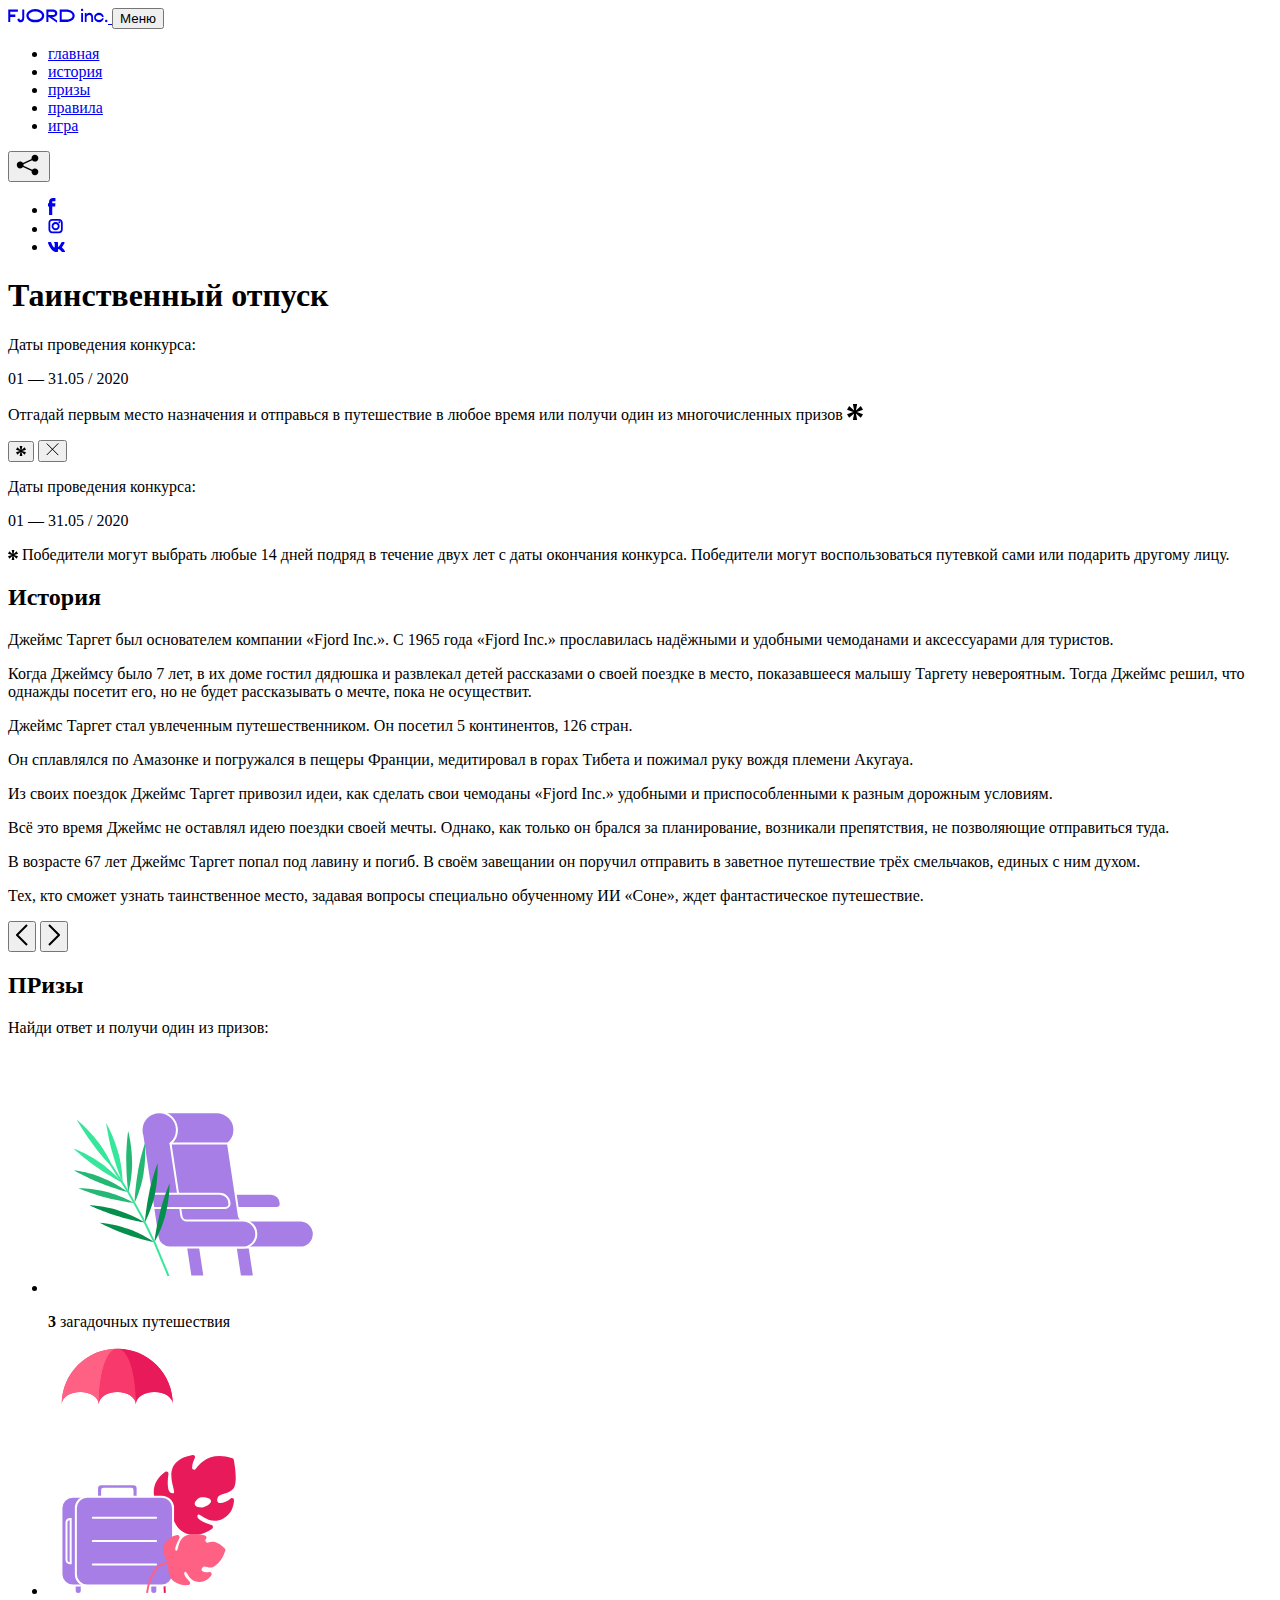
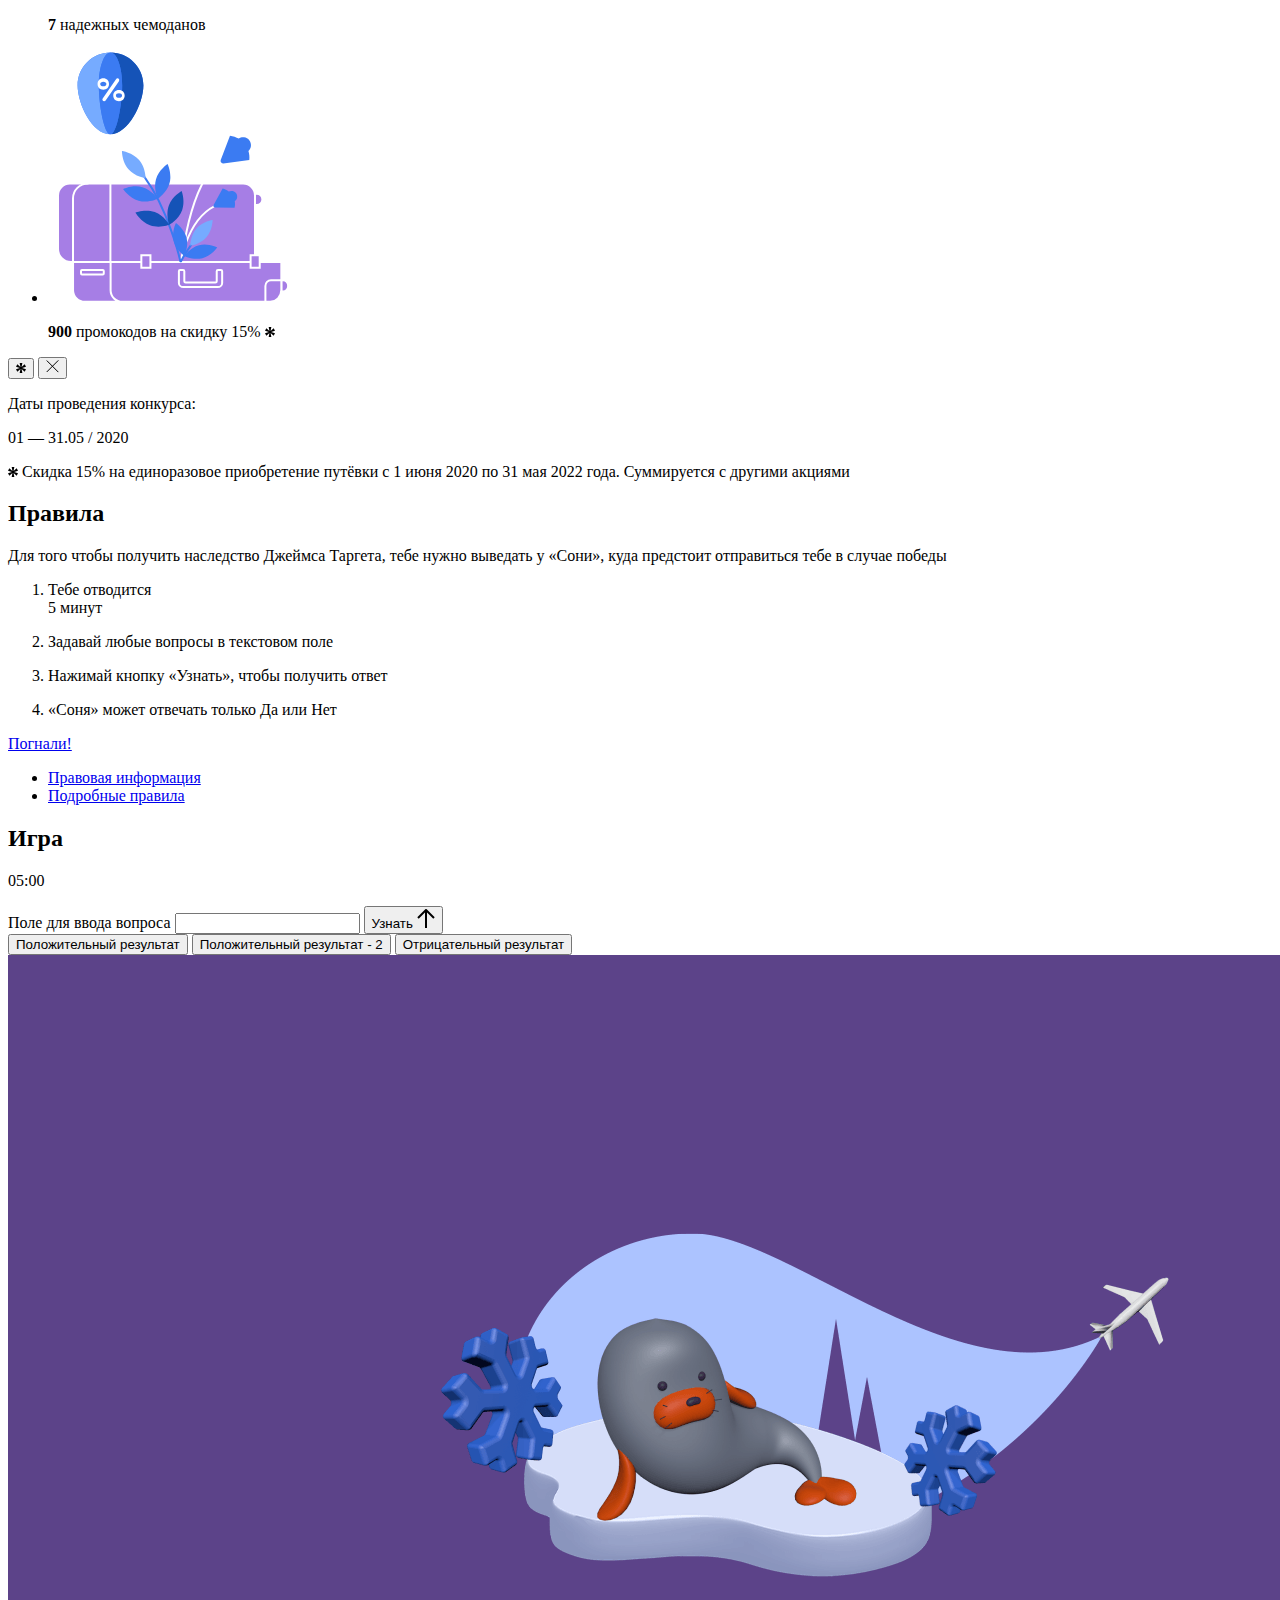
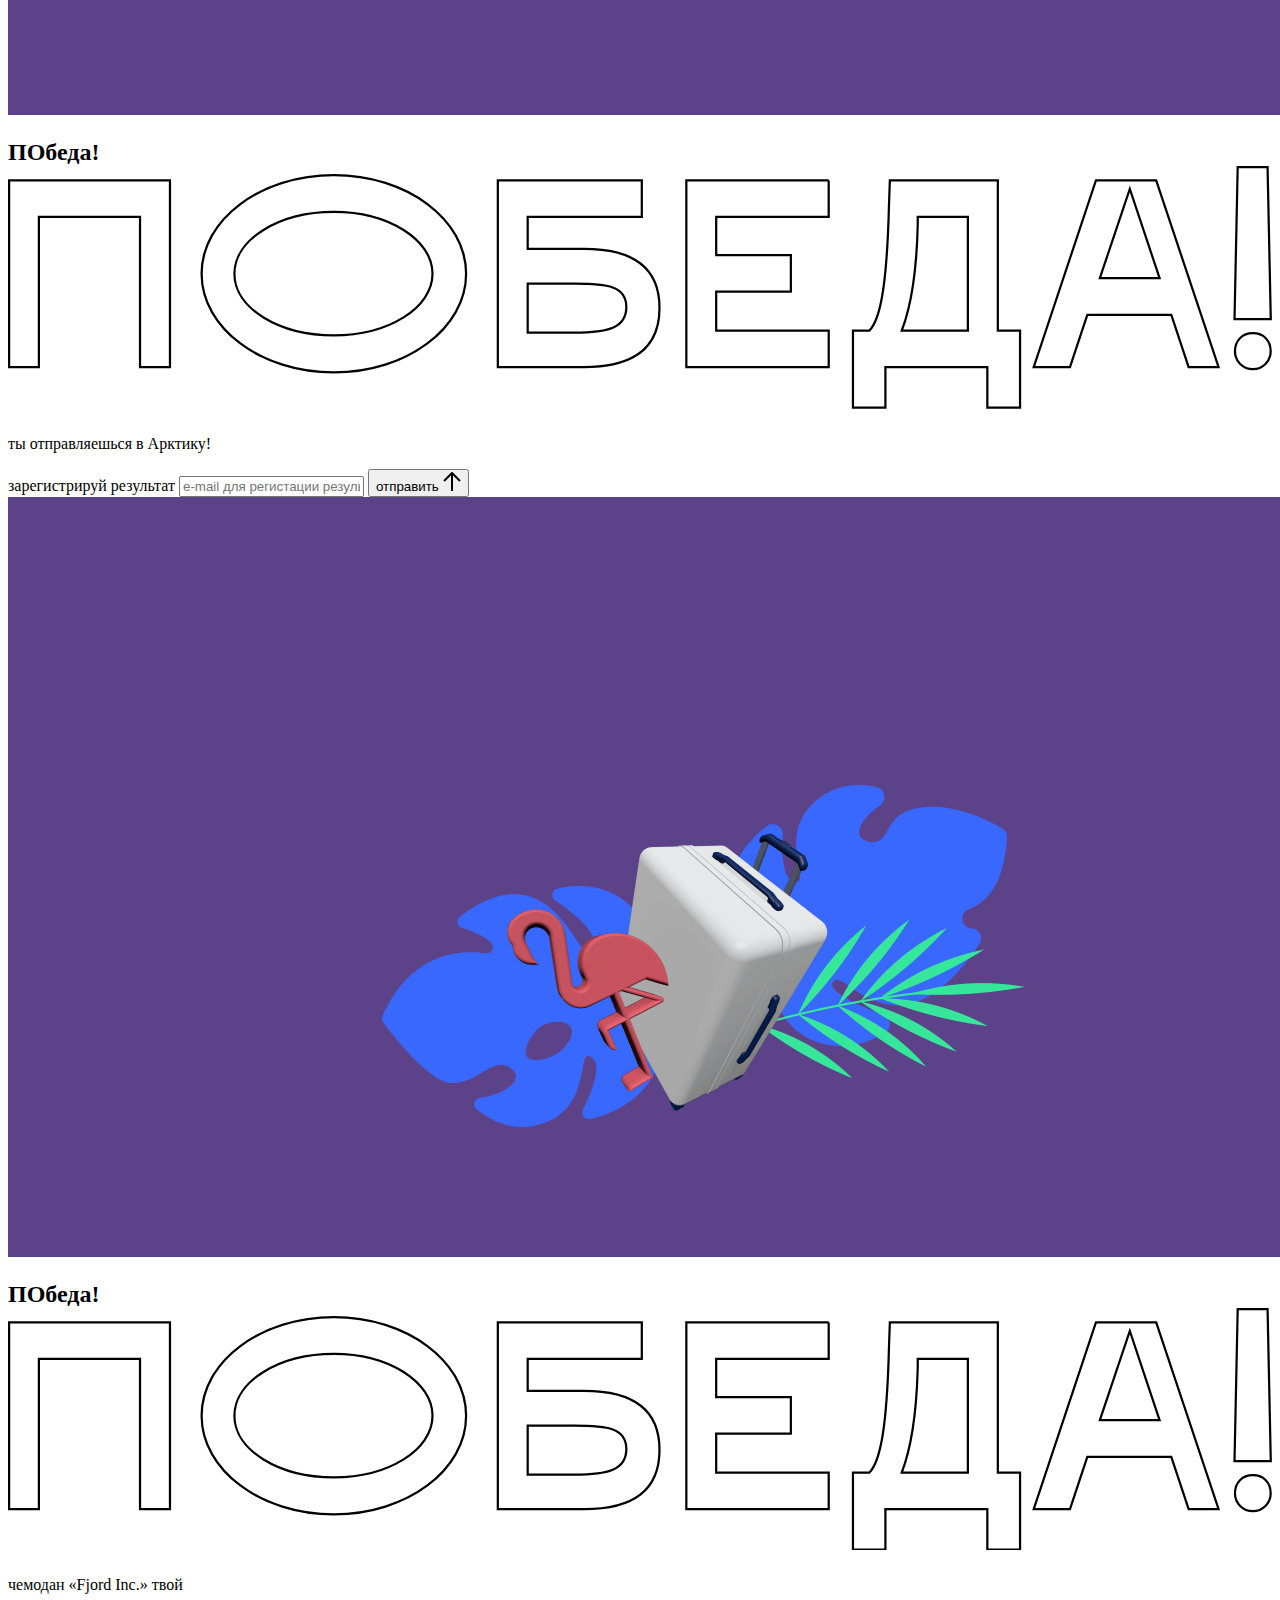
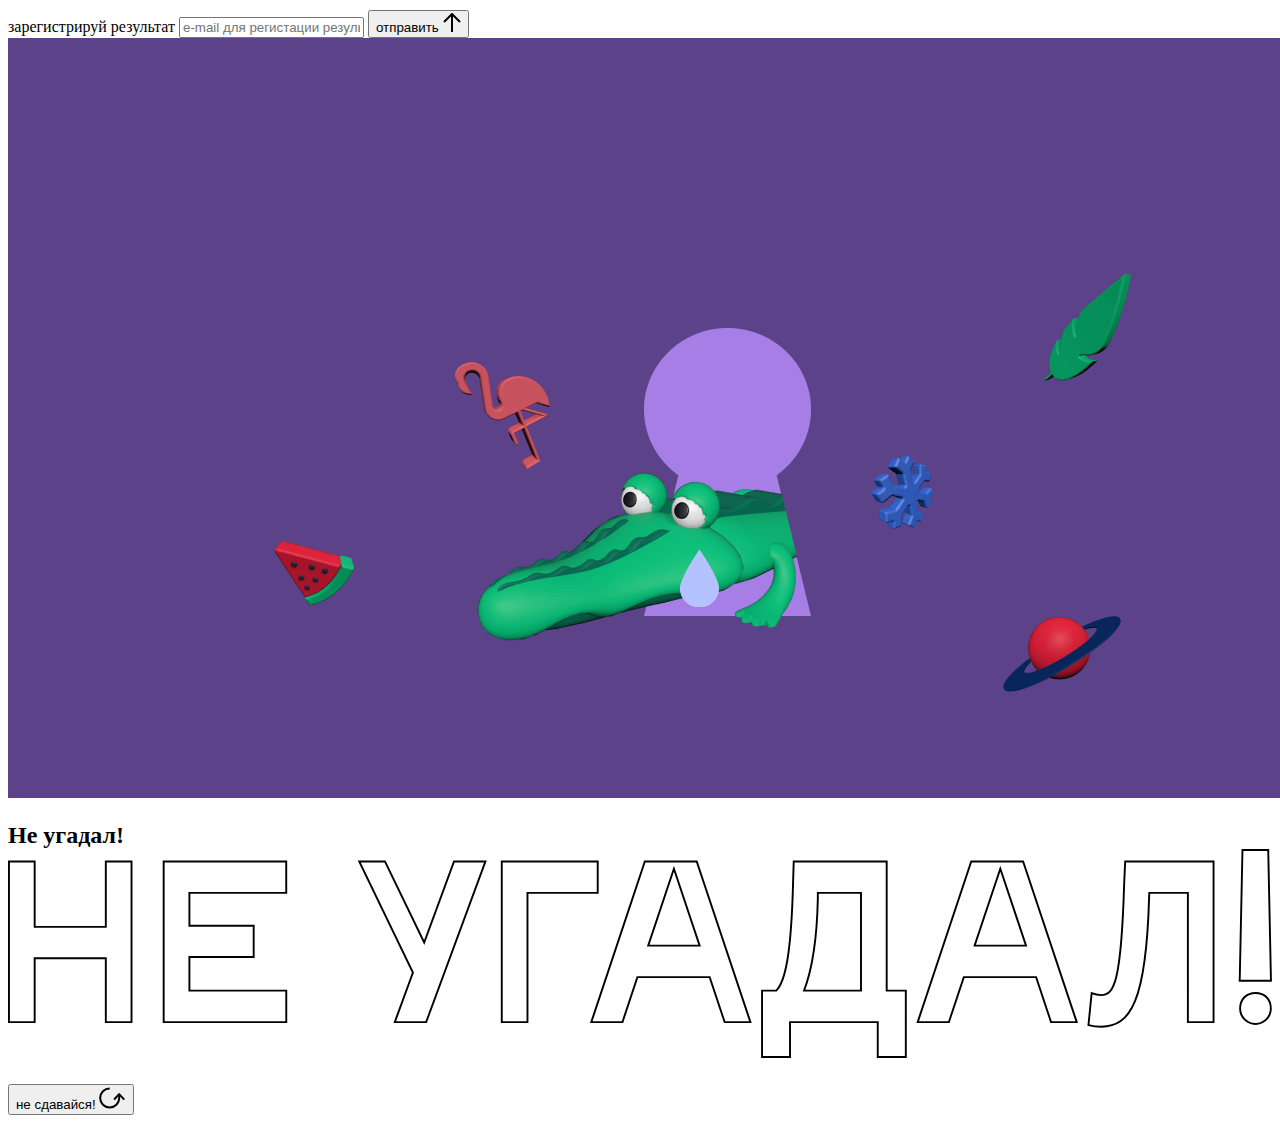
<file: source/index.html>
<!DOCTYPE html>
<html lang="ru">
<head>
  <meta charset="UTF-8">
  <meta name="description" content="">
  <meta name="viewport" content="width=device-width, initial-scale=1.0">
  <meta http-equiv="X-UA-Compatible" content="ie=edge">
  <title>Mysterious Vacation</title>
</head>
<body>

  <header class="page-header js-header">
    <div class="page-header__wrapper">
      <a href="#" class="page-header__logo" aria-label="Перейти на страницу FJORD.Inc">
        <svg width="100" height="15" viewBox="0 0 100 15" fill="none" xmlns="http://www.w3.org/2000/svg">
          <path d="M0.26 1.4V14H2.276V8.906H7.334V6.44H2.276V3.848H9.872V1.4H0.26ZM12.733 14.36C15.127 14.36 16.243 12.65 16.243 9.5V1.4H14.263V8.96C14.263 11.21 13.723 11.876 12.733 11.876C11.833 11.876 11.473 11.3 11.347 10.58L9.36702 10.94C9.63702 13.046 10.663 14.36 12.733 14.36ZM18.3918 7.7C18.3918 11.372 22.3878 14.36 27.3198 14.36C32.2518 14.36 36.2478 11.372 36.2478 7.7C36.2478 4.028 32.2518 1.04 27.3198 1.04C22.3878 1.04 18.3918 4.028 18.3918 7.7ZM20.6058 7.7C20.6058 5.378 23.6118 3.524 27.3198 3.524C30.9918 3.524 33.9798 5.378 33.9798 7.7C33.9798 10.004 30.9918 11.858 27.3198 11.858C23.6118 11.858 20.6058 10.004 20.6058 7.7ZM40.403 14V8.906H40.799L49.079 14.702V12.38L44.039 8.906H44.201C47.999 8.906 49.277 7.304 49.277 5.162C49.277 3.092 47.999 1.4 44.201 1.4H38.387V14H40.403ZM43.535 3.722C45.785 3.722 47.045 4.136 47.045 5.432C47.045 6.764 45.785 7.034 43.535 7.034H40.403V3.722H43.535ZM51.6936 1.382V14H57.8676C62.7456 14 66.7236 11.534 66.7236 7.7C66.7236 3.848 62.7456 1.382 57.8676 1.382H51.6936ZM53.7096 11.624V3.722H57.5436C61.5396 3.722 64.4916 5.018 64.4916 7.7C64.4916 10.238 61.5396 11.624 57.5436 11.624H53.7096ZM73.1832 14.018H74.9832V5H73.1832V14.018ZM72.9132 1.976C72.9132 2.57 73.3992 3.092 74.0832 3.092C74.7492 3.092 75.2352 2.57 75.2352 1.976C75.2352 1.382 74.7672 0.805999 74.0832 0.805999C73.3812 0.805999 72.9132 1.382 72.9132 1.976ZM76.7867 14H78.5687V9.104C78.7487 8.006 79.5947 6.962 81.0887 6.962C82.1147 6.962 83.2667 7.448 83.2667 9.554V14H85.0487V9.014C85.0487 6.152 83.2307 4.73 81.3587 4.73C79.9187 4.73 79.0727 5.558 78.5687 6.854V5H76.7867V14ZM90.9898 14.27C93.5098 14.27 95.3818 12.506 95.7238 10.328H94.0498C93.7258 11.3 92.6998 12.02 90.9898 12.02C88.8478 12.02 87.7678 10.922 87.7678 9.59C87.7678 8.24 88.8478 6.962 90.9898 6.962C92.7538 6.962 93.7978 7.844 94.0858 8.924H95.7418C95.4358 6.71 93.6178 4.73 90.9898 4.73C88.0918 4.73 86.1298 7.124 86.1298 9.59C86.1298 12.074 88.1278 14.27 90.9898 14.27ZM97.0693 12.938C97.0693 13.658 97.5553 14.144 98.2753 14.144C98.9953 14.144 99.4813 13.658 99.4813 12.938C99.4813 12.2 98.9953 11.714 98.2753 11.714C97.5553 11.714 97.0693 12.2 97.0693 12.938Z" fill="currentColor"/>
        </svg>
      </a>
      <button class="page-header__toggler js-menu-toggler" type="button" aria-label="Управление мобильным меню"><span>Меню</span></button>
      <nav class="page-header__nav">
        <div class="page-header__menu js-menu" id="menu">
          <ul>
            <li>
              <a class="js-menu-link active" href="#top" data-href="top">главная</a>
            </li>
            <li>
              <a class="js-menu-link" href="#story" data-href="story">история</a>
            </li>
            <li>
              <a class="js-menu-link" href="#prizes" data-href="prizes">призы</a>
            </li>
            <li>
              <a class="js-menu-link" href="#rules" data-href="rules">правила</a>
            </li>
            <li>
              <a class="js-menu-link" href="#game" data-href="game">игра</a>
            </li>
          </ul>
        </div>
        <div class="page-header__social">
          <div class="social-block js-social-block">
            <button class="social-block__toggler" aria-label="Управлять блоком с социальными кнопками">
              <svg width="26" height="22" viewBox="0 0 27 22" fill="none" xmlns="http://www.w3.org/2000/svg">
                <path d="M19.6721 7.43664C21.6273 7.43664 23.213 5.85095 23.213 3.89566C23.213 1.94037 21.6273 0.354675 19.6721 0.354675C17.7168 0.354675 16.1311 1.94037 16.1311 3.89566C16.1311 4.19968 16.1728 4.49178 16.2458 4.77345L7.21751 8.95527C6.57519 8.05214 5.52303 7.46049 4.33078 7.46049C2.37549 7.46049 0.789795 9.04618 0.789795 11.0015C0.789795 12.9568 2.37549 14.5425 4.33078 14.5425C5.52303 14.5425 6.57668 13.9508 7.21751 13.0477L16.2458 17.2295C16.1743 17.5112 16.1311 17.8033 16.1311 18.1073C16.1311 20.0626 17.7168 21.6483 19.6721 21.6483C21.6273 21.6483 23.213 20.0626 23.213 18.1073C23.213 16.152 21.6273 14.5663 19.6721 14.5663C18.4798 14.5663 17.4262 15.158 16.7853 16.0611L7.75701 11.8793C7.82854 11.5976 7.87176 11.3055 7.87176 11.0015C7.87176 10.6974 7.83003 10.4053 7.75701 10.1237L16.7853 5.94186C17.4262 6.84499 18.4783 7.43664 19.6721 7.43664Z" fill="currentColor"/>
              </svg>
            </button>
            <ul class="social-block__list">
              <li>
                <a class="social-block__link social-block__link--fb" href="#" aria-label="Мы на Facebook">
                  <svg width="8" height="17" viewBox="0 0 8 17" fill="none" xmlns="http://www.w3.org/2000/svg">
                    <path d="M4.24646 16.9899H1.09275L1.05793 8.49828H0V5.30707H1.05793V3.81124C1.05793 1.42084 2.57654 0 5.21735 0H7.41758V3.18585H5.30841C4.28262 3.18585 4.2478 3.48582 4.2478 4.24914V5.30707H7.42964L7.16716 8.49828H4.2478V16.9899H4.24646Z" fill="currentColor"/>
                  </svg>
                </a>
              </li>
              <li>
                <a class="social-block__link social-block__link--insta" href="#" aria-label="Мы в Instagram">
                  <svg width="15" height="15" viewBox="0 0 15 15" fill="none" xmlns="http://www.w3.org/2000/svg">
                    <path d="M11.0197 0H4.19806C2.14246 0 0.471191 1.66993 0.471191 3.72285V10.5499C0.471191 12.6082 2.14112 14.2727 4.19806 14.2727H11.0197C13.0753 14.2727 14.7466 12.6082 14.7466 10.5499V3.72285C14.7466 1.67127 13.0753 0 11.0197 0ZM11.0197 12.4849H4.19806C3.13076 12.4849 2.26432 11.6158 2.26432 10.5512V3.72419C2.26432 2.65956 3.13076 1.79715 4.19806 1.79715H11.0197C12.087 1.79715 12.9535 2.6609 12.9535 3.72419V10.5512C12.9535 11.6145 12.087 12.4849 11.0197 12.4849Z" fill="currentColor"/>
                    <path d="M7.60887 3.11084C5.38989 3.11084 3.58203 4.9187 3.58203 7.14036C3.58203 9.35532 5.38989 11.1645 7.60887 11.1645C9.83053 11.1645 11.6357 9.35666 11.6357 7.14036C11.6357 4.9187 9.83053 3.11084 7.60887 3.11084ZM7.60887 9.36871C6.37551 9.36871 5.37784 8.37372 5.37784 7.14036C5.37784 5.90699 6.37551 4.90665 7.60887 4.90665C8.83822 4.90665 9.84259 5.90833 9.84259 7.14036C9.84392 8.37238 8.83822 9.36871 7.60887 9.36871Z" fill="currentColor"/>
                    <path d="M11.3573 2.35962C10.8256 2.35962 10.3931 2.79752 10.3931 3.32381C10.3931 3.85546 10.8256 4.29336 11.3573 4.29336C11.8862 4.29336 12.3215 3.85546 12.3215 3.32381C12.3215 2.79752 11.8862 2.35962 11.3573 2.35962Z" fill="currentColor"/>
                  </svg>
                </a>
              </li>
              <li>
                <a class="social-block__link social-block__link--vk" href="#" aria-label="Мы ВКонтакте">
                  <svg width="17" height="10" viewBox="0 0 17 10" fill="none" xmlns="http://www.w3.org/2000/svg">
                    <path d="M14.1234 4.9002C14.1234 4.9002 16.3623 1.72708 16.5866 0.680242C16.6595 0.312285 16.4947 0.103188 16.1069 0.103188C16.1069 0.103188 14.8193 0.103188 14.168 0.103188C13.7235 0.103188 13.5587 0.293278 13.4235 0.579768C13.4235 0.579768 12.3724 2.82553 11.0969 4.24712C10.6861 4.70333 10.4781 4.84318 10.2511 4.84318C10.0646 4.84318 9.98625 4.6911 9.98625 4.27834V0.649016C9.98625 0.147997 9.92545 0.00135496 9.5066 0.00135496H6.39628C6.15578 0.00135496 6.0085 0.134417 6.0085 0.324506C6.0085 0.801084 6.73406 0.908351 6.73406 2.20231V4.87305C6.73406 5.40529 6.70569 5.61575 6.45303 5.61575C5.78016 5.61575 4.19528 3.30618 3.30623 0.678887C3.12923 0.145282 2.93737 0 2.43475 0H0.486409C0.205373 0 0 0.190085 0 0.476576C0 0.991172 0.60666 3.40801 2.99277 6.64358C4.59927 8.8201 6.70569 10 8.60269 10C9.76196 10 10.0416 9.80312 10.0416 9.31432V7.63883C10.0416 7.22607 10.2065 7.04956 10.4429 7.04956C10.7078 7.04956 11.1847 7.13238 12.2805 8.22268C13.5843 9.47862 13.6762 10 14.3896 10H16.5676C16.7919 10 17 9.89273 17 9.52342C17 9.02919 16.3623 8.15343 15.384 7.10659C14.9801 6.56755 14.3302 5.98914 14.1248 5.72301C13.8275 5.40801 13.9154 5.23014 14.1234 4.9002Z" fill="currentColor"/>
                  </svg>
                </a>
              </li>
            </ul>
          </div>
        </div>
      </nav>
    </div>
  </header>

  <main class="page-content">

    <section class="animation-screen"></section>

    <section class="screen screen--hidden screen--intro" id="top">
      <div class="screen__wrapper">
        <div class="intro">
          <h1 class="intro__title">Таинственный отпуск</h1>
          <div class="intro__content">
            <div class="intro__info">
              <p class="intro__label">Даты проведения конкурса:</p>
              <p class="intro__date">01 — 31.05 / 2020</p>
            </div>
            <div class="intro__message">
              <p>
                Отгадай первым место назначения и&nbsp;отправься в&nbsp;путешествие в&nbsp;любое время или получи один из многочисленных призов
                <svg width="16" height="16" viewBox="0 0 10 10" fill="none" xmlns="http://www.w3.org/2000/svg">
                  <path d="M0 6.35337L3.90271 4.99012L0 3.64663L1.34615 1.32374L4.44287 4.01073L3.67364 0H6.34615L5.57692 4.01073L8.65385 1.32374L10 3.64663L6.13405 4.99012L10 6.35337L8.65385 8.65651L5.57692 5.98927L6.34615 10H3.67364L4.44287 5.96952L1.34615 8.65651L0 6.35337Z" fill="currentColor"/>
                </svg>
              </p>
            </div>
          </div>
        </div>
      </div>
      <div class="screen__footer js-footer">
        <button class="screen__footer-enlarge js-footer-toggler" type="button" aria-label="Показать сообщение">
          <svg width="10" height="10" viewBox="0 0 10 10" fill="none" xmlns="http://www.w3.org/2000/svg">
            <path d="M0 6.35337L3.90271 4.99012L0 3.64663L1.34615 1.32374L4.44287 4.01073L3.67364 0H6.34615L5.57692 4.01073L8.65385 1.32374L10 3.64663L6.13405 4.99012L10 6.35337L8.65385 8.65651L5.57692 5.98927L6.34615 10H3.67364L4.44287 5.96952L1.34615 8.65651L0 6.35337Z" fill="currentColor"/>
          </svg>
        </button>
        <button class="screen__footer-collapse js-footer-toggler" type="button" aria-label="Скрыть сообщение">
          <svg width="13" height="13" viewBox="0 0 13 13" fill="none" xmlns="http://www.w3.org/2000/svg">
            <line x1="12.3536" y1="0.353553" x2="0.738349" y2="11.9688" stroke="currentColor"/>
            <line x1="0.738319" y1="0.539925" x2="12.3535" y2="12.1551" stroke="currentColor"/>
          </svg>
        </button>
        <div class="screen__footer-wrapper">
          <div class="screen__footer-announce">
            <p class="screen__footer-label">Даты проведения конкурса:</p>
            <p class="screen__footer-date">01 — 31.05 / 2020</p>
          </div>
          <div class="screen__footer-note">
            <p>
              <svg width="10" height="10" viewBox="0 0 10 10" fill="none" xmlns="http://www.w3.org/2000/svg">
                <path d="M0 6.35337L3.90271 4.99012L0 3.64663L1.34615 1.32374L4.44287 4.01073L3.67364 0H6.34615L5.57692 4.01073L8.65385 1.32374L10 3.64663L6.13405 4.99012L10 6.35337L8.65385 8.65651L5.57692 5.98927L6.34615 10H3.67364L4.44287 5.96952L1.34615 8.65651L0 6.35337Z" fill="currentColor"/>
              </svg>
              <span>Победители могут выбрать любые 14 дней подряд в&nbsp;течение двух лет с&nbsp;даты окончания конкурса. Победители могут воспользоваться путевкой сами или подарить другому лицу.</span>
            </p>
          </div>
        </div>
      </div>
    </section>

    <section class="screen screen--hidden screen--story" id="story">

      <div class="slider swiper-container js-slider">

        <div class="swiper-wrapper">

          <div class="slider__item swiper-slide">
            <h2 class="slider__item-title">История</h2>
            <p class="slider__item-text">Джеймс Таргет был основателем компании &laquo;Fjord Inc.&raquo;. С&nbsp;1965 года &laquo;Fjord Inc.&raquo; прославилась надёжными и&nbsp;удобными чемоданами и&nbsp;аксессуарами для туристов.</p>
          </div>

          <div class="slider__item swiper-slide">
            <p class="slider__item-text">Когда Джеймсу было 7&nbsp;лет, в&nbsp;их&nbsp;доме гостил дядюшка и&nbsp;развлекал детей рассказами о&nbsp;своей поездке в&nbsp;место, показавшееся малышу Таргету невероятным. Тогда Джеймс решил, что однажды посетит его, но&nbsp;не&nbsp;будет рассказывать о&nbsp;мечте, пока не&nbsp;осуществит.</p>
          </div>

          <div class="slider__item swiper-slide">
            <p class="slider__item-text">Джеймс Таргет стал увлеченным путешественником. Он&nbsp;посетил 5&nbsp;континентов, 126&nbsp;стран.</p>
          </div>

          <div class="slider__item swiper-slide">
            <p class="slider__item-text">Он&nbsp;сплавлялся по&nbsp;Амазонке и&nbsp;погружался в&nbsp;пещеры Франции, медитировал в&nbsp;горах Тибета и&nbsp;пожимал руку вождя племени Акугауа.</p>
          </div>

          <div class="slider__item swiper-slide">
            <p class="slider__item-text">Из&nbsp;своих поездок Джеймс Таргет привозил идеи, как сделать свои чемоданы &laquo;Fjord Inc.&raquo; удобными и&nbsp;приспособленными к&nbsp;разным дорожным условиям.</p>
          </div>

          <div class="slider__item swiper-slide">
            <p class="slider__item-text">Всё это время Джеймс не&nbsp;оставлял идею поездки своей мечты. Однако, как только он&nbsp;брался за&nbsp;планирование, возникали препятствия, не&nbsp;позволяющие отправиться туда.</p>
          </div>

          <div class="slider__item swiper-slide">
            <p class="slider__item-text">В&nbsp;возрасте 67&nbsp;лет Джеймс Таргет попал под лавину и&nbsp;погиб. В&nbsp;своём завещании он&nbsp;поручил отправить в&nbsp;заветное путешествие трёх смельчаков, единых с&nbsp;ним духом.</p>
          </div>

          <div class="slider__item swiper-slide">
            <p class="slider__item-text">Тех, кто сможет узнать таинственное место, задавая вопросы специально обученному ИИ&nbsp;&laquo;Соне&raquo;, ждет фантастическое путешествие.</p>
          </div>
        </div>
        <div class="slider__controls">
          <button class="slider__control slider__control--prev js-control-prev" type="button" aria-label="Показать предыдущую историю">
            <svg width="12" height="22" viewBox="0 0 12 22" fill="none" xmlns="http://www.w3.org/2000/svg">
              <path d="M11 1L1 11L11 21" stroke="currentColor" stroke-width="2" stroke-linejoin="round"/>
            </svg>
          </button>
          <button class="slider__control slider__control--next js-control-next" type="button" aria-label="Показать следующую историю">
            <svg width="12" height="22" viewBox="0 0 12 22" fill="none" xmlns="http://www.w3.org/2000/svg">
              <path d="M1 1L11 11L1 21" stroke="currentColor" stroke-width="2" stroke-linejoin="round"/>
            </svg>
          </button>
        </div>
        <div class="slider__pagination swiper-pagination"></div>
      </div>
    </section>

    <section class="screen screen--hidden screen--prizes" id="prizes">
      <div class="screen__wrapper">
        <div class="prizes">
          <h2 class="prizes__title">ПРизы</h2>
          <div class="prizes__lead">
            <p>Найди ответ и&nbsp;получи один из&nbsp;призов:</p>
          </div>
          <ul class="prizes__list">
            <li class="prizes__item prizes__item--journeys">
              <div class="prizes__icon">
                <picture>
                  <source srcset="img/prize1-mob.svg" media="(orientation: portrait)">
                  <img src="img/prize1.svg" alt="">
                </picture>
              </div>
              <p class="prizes__desc">
                <b>3</b>
                <span>загадочных путешествия</span>
              </p>
            </li>
            <li class="prizes__item prizes__item--cases">
              <div class="prizes__icon">
                <picture>
                  <source srcset="img/prize2-mob.svg" media="(orientation: portrait)">
                  <img src="img/prize2.svg" alt="">
                </picture>
              </div>
              <p class="prizes__desc">
                <b>7</b>
                <span>надежных чемоданов</span>
              </p>
            </li>
            <li class="prizes__item prizes__item--codes">
              <div class="prizes__icon">
                <picture>
                  <source srcset="img/prize3-mob.svg" media="(orientation: portrait)">
                  <img src="img/prize3.svg" alt="">
                </picture>
              </div>
              <p class="prizes__desc">
                <b>900</b>
                <span>
                  промокодов на&nbsp;скидку 15%
                  <svg width="10" height="10" viewBox="0 0 10 10" fill="none" xmlns="http://www.w3.org/2000/svg">
                    <path d="M0 6.35337L3.90271 4.99012L0 3.64663L1.34615 1.32374L4.44287 4.01073L3.67364 0H6.34615L5.57692 4.01073L8.65385 1.32374L10 3.64663L6.13405 4.99012L10 6.35337L8.65385 8.65651L5.57692 5.98927L6.34615 10H3.67364L4.44287 5.96952L1.34615 8.65651L0 6.35337Z" fill="currentColor"/>
                  </svg>
                </span>
              </p>
            </li>
          </ul>
        </div>
      </div>
      <div class="screen__footer js-footer">
        <button class="screen__footer-enlarge js-footer-toggler" type="button" aria-label="Показать сообщение">
          <svg width="10" height="10" viewBox="0 0 10 10" fill="none" xmlns="http://www.w3.org/2000/svg">
            <path d="M0 6.35337L3.90271 4.99012L0 3.64663L1.34615 1.32374L4.44287 4.01073L3.67364 0H6.34615L5.57692 4.01073L8.65385 1.32374L10 3.64663L6.13405 4.99012L10 6.35337L8.65385 8.65651L5.57692 5.98927L6.34615 10H3.67364L4.44287 5.96952L1.34615 8.65651L0 6.35337Z" fill="currentColor"/>
          </svg>
        </button>
        <button class="screen__footer-collapse js-footer-toggler" type="button" aria-label="Скрыть сообщение">
          <svg width="13" height="13" viewBox="0 0 13 13" fill="none" xmlns="http://www.w3.org/2000/svg">
            <line x1="12.3536" y1="0.353553" x2="0.738349" y2="11.9688" stroke="currentColor"/>
            <line x1="0.738319" y1="0.539925" x2="12.3535" y2="12.1551" stroke="currentColor"/>
          </svg>
        </button>
        <div class="screen__footer-wrapper">
          <div class="screen__footer-announce">
            <p class="screen__footer-label">Даты проведения конкурса:</p>
            <p class="screen__footer-date">01 — 31.05 / 2020</p>
          </div>
          <div class="screen__footer-note">
            <p>
              <svg width="10" height="10" viewBox="0 0 10 10" fill="none" xmlns="http://www.w3.org/2000/svg">
                <path d="M0 6.35337L3.90271 4.99012L0 3.64663L1.34615 1.32374L4.44287 4.01073L3.67364 0H6.34615L5.57692 4.01073L8.65385 1.32374L10 3.64663L6.13405 4.99012L10 6.35337L8.65385 8.65651L5.57692 5.98927L6.34615 10H3.67364L4.44287 5.96952L1.34615 8.65651L0 6.35337Z" fill="currentColor"/>
              </svg>
              <span>Скидка&nbsp;15% на&nbsp;единоразовое приобретение путёвки с&nbsp;1&nbsp;июня 2020 по&nbsp;31&nbsp;мая 2022&nbsp;года. Суммируется с&nbsp;другими акциями</span>
            </p>
          </div>
        </div>
      </div>
    </section>

    <section class="screen screen--hidden screen--rules" id="rules">
      <div class="screen__wrapper">
        <div class="rules">
          <h2 class="rules__title">Правила</h2>
          <div class="rules__lead">
            <p>Для того чтобы получить наследство Джеймса Таргета, тебе нужно выведать у&nbsp;&laquo;Сони&raquo;, куда предстоит отправиться тебе в&nbsp;случае победы</p>
          </div>
          <ol class="rules__list">
            <li class="rules__item">
              <p>Тебе отводится <br>5&nbsp;минут</p>
            </li>
            <li class="rules__item">
              <p>Задавай любые вопросы в&nbsp;текстовом поле</p>
            </li>
            <li class="rules__item">
              <p>Нажимай кнопку &laquo;Узнать&raquo;, чтобы получить ответ</p>
            </li>
            <li class="rules__item">
              <p>&laquo;Соня&raquo; может отвечать только&nbsp;Да или Нет</p>
            </li>
          </ol>
          <a href="#game" class="rules__link btn"><span class="rules__link-text">Погнали!</span></a>
        </div>
      </div>
      <div class="screen__disclaimer">
        <div class="disclaimer">
          <ul>
            <li>
              <a href="#">Правовая информация</a>
            </li>
            <li>
              <a href="#">Подробные правила</a>
            </li>
          </ul>
        </div>
      </div>
    </section>

    <section class="screen screen--hidden screen--game" id="game">
      <div class="screen__wrapper">
        <div class="game">
          <div class="game__header">
            <h2 class="game__title">Игра</h2>
            <div class="game__counter">
              <span>05</span>:<span>00</span>
            </div>
          </div>
          <div class="game__body">
            <div class="chat">
              <div class="chat__body js-chat">
                <ul class="chat__list" id="messages"></ul>
              </div>
              <div class="chat__footer">
                <form action="#" method="post" class="form" id="message-form">
                  <label for="message-field" class="visually-hidden">Поле для ввода вопроса</label>
                  <input type="text" class="form__field" id="message-field">
                  <button class="form__button btn">
                    Узнать
                    <svg width="18" height="19" viewBox="0 0 18 19" fill="none" xmlns="http://www.w3.org/2000/svg">
                      <path stroke="currentColor" stroke-width="2" d="M9 19V1"/>
                      <path d="M1 9l8-8 8 8" stroke="currentColor" stroke-width="2" stroke-linejoin="round"/>
                    </svg>
                  </button>
                </form>
              </div>
            </div>
          </div>
          <!-- временные кнопки для показа результата -->
          <div class="game__buttons">
            <button class="game__button btn js-show-result" type="button" data-target="result">Положительный результат</button>
            <button class="game__button btn js-show-result" type="button" data-target="result2">Положительный результат - 2</button>
            <button class="game__button btn js-show-result" type="button" data-target="result3">Отрицательный результат</button>
          </div>
        </div>
      </div>
    </section>

    <section class="screen screen--hidden screen--result" id="result">
      <div class="screen__wrapper">
        <div class="result result--trip">
          <div class="result__image">
            <picture>
              <source srcset="img/result1-mob.png 1x, img/result1-mob@2x.png 2x" media="(max-width: 768px) and (orientation: portrait)">
              <img src="img/result1.png" srcset="img/result1@2x.png 2x" alt="">
            </picture>
          </div>
          <h2 class="result__title">
            <span class="visually-hidden">ПОбеда!</span>
            <svg xmlns="http://www.w3.org/2000/svg" viewBox="0 0 568.85 109.24">
              <path d="M16,24.44V92H2.6V8H75V92H61.52V24.44H16Z" transform="translate(-2.1 -1.5)" fill="none" stroke="currentColor"/>
              <path
                d="M148.76,5.6c32.88,0,59.52,19.92,59.52,44.4s-26.64,44.4-59.52,44.4S89.24,74.48,89.24,50,115.88,5.6,148.76,5.6Zm0,72.12c24.48,0,44.4-12.36,44.4-27.72s-19.92-27.84-44.4-27.84C124,22.16,104,34.52,104,50S124,77.72,148.76,77.72Z"
                transform="translate(-2.1 -1.5)" fill="none" stroke="currentColor"/>
              <path
                d="M287.36,8V24.44H236v14.4h25.32c25.44,0,34,11.16,34,26.52,0,15.6-8.52,26.64-34,26.64H222.56V8h64.8ZM256.88,76.52c15.12,0,23.52-2,23.52-11.52S272,54.44,256.88,54.44H236V76.52h20.88Z"
                transform="translate(-2.1 -1.5)" fill="none" stroke="currentColor"/>
              <path d="M371.47,8V24.44H320.84V41.6h33.6V58h-33.6V75.56h50.64V92H307.4V8h64.08Z" transform="translate(-2.1 -1.5)"
                    fill="none" stroke="currentColor"/>
              <path
                d="M382.39,110.24V75.56h7.44c4.56-4.68,7.8-18.36,8.76-56L399,8h48.6V75.56h10v34.68H442.87V92H397v18.24H382.39Zm51.72-34.68V24.44H411.55v3.12c-0.48,22.44-3.24,37.68-7.2,48h29.76Z"
                transform="translate(-2.1 -1.5)" fill="none" stroke="currentColor"/>
              <path
                d="M463.75,92l28-84h27.12l28.08,84H533.47l-7.8-23.52h-37.8L480.07,92H463.75Zm56.64-40L507,11.84,493.51,52h26.88Z"
                transform="translate(-2.1 -1.5)" fill="none" stroke="currentColor"/>
              <path
                d="M554.12,70.4L555.55,2H569l1.44,68.4H554.12Zm8.28,6.36c4.8,0,8,3.24,8,8.16a8,8,0,1,1-16.08,0C554.35,80,557.59,76.76,562.39,76.76Z"
                transform="translate(-2.1 -1.5)" fill="none" stroke="currentColor"/>
            </svg>
          </h2>
          <div class="result__text">
            <p>ты&nbsp;отправляешься в&nbsp;Арктику!</p>
          </div>
          <div class="result__form">
            <form action="#" method="post" class="form form--result">
              <label for="email-field" class="form__label">зарегистрируй результат</label>
              <input type="email" class="form__field" id="email-field" placeholder="e-mail для регистации результата и получения приза" required>
              <button class="form__button btn">
                отправить
                <svg width="18" height="19" viewBox="0 0 18 19" fill="none" xmlns="http://www.w3.org/2000/svg">
                  <path stroke="currentColor" stroke-width="2" d="M9 19V1"/>
                  <path d="M1 9l8-8 8 8" stroke="currentColor" stroke-width="2" stroke-linejoin="round"/>
                </svg>
              </button>
            </form>
          </div>
        </div>
      </div>
    </section>

    <section class="screen screen--hidden screen--result" id="result2">
      <div class="screen__wrapper">
        <div class="result result--prize">
          <div class="result__image">
            <picture>
              <source srcset="img/result2-mob.png 1x, img/result2-mob@2x.png 2x" media="(max-width: 768px) and (orientation: portrait)">
              <img src="img/result2.png" srcset="img/result2@2x.png 2x" alt="">
            </picture>
          </div>
          <h2 class="result__title">
            <span class="visually-hidden">ПОбеда!</span>
            <svg xmlns="http://www.w3.org/2000/svg" viewBox="0 0 568.85 109.24">
              <path d="M16,24.44V92H2.6V8H75V92H61.52V24.44H16Z" transform="translate(-2.1 -1.5)" fill="none" stroke="currentColor"/>
              <path
                d="M148.76,5.6c32.88,0,59.52,19.92,59.52,44.4s-26.64,44.4-59.52,44.4S89.24,74.48,89.24,50,115.88,5.6,148.76,5.6Zm0,72.12c24.48,0,44.4-12.36,44.4-27.72s-19.92-27.84-44.4-27.84C124,22.16,104,34.52,104,50S124,77.72,148.76,77.72Z"
                transform="translate(-2.1 -1.5)" fill="none" stroke="currentColor"/>
              <path
                d="M287.36,8V24.44H236v14.4h25.32c25.44,0,34,11.16,34,26.52,0,15.6-8.52,26.64-34,26.64H222.56V8h64.8ZM256.88,76.52c15.12,0,23.52-2,23.52-11.52S272,54.44,256.88,54.44H236V76.52h20.88Z"
                transform="translate(-2.1 -1.5)" fill="none" stroke="currentColor"/>
              <path d="M371.47,8V24.44H320.84V41.6h33.6V58h-33.6V75.56h50.64V92H307.4V8h64.08Z" transform="translate(-2.1 -1.5)"
                    fill="none" stroke="currentColor"/>
              <path
                d="M382.39,110.24V75.56h7.44c4.56-4.68,7.8-18.36,8.76-56L399,8h48.6V75.56h10v34.68H442.87V92H397v18.24H382.39Zm51.72-34.68V24.44H411.55v3.12c-0.48,22.44-3.24,37.68-7.2,48h29.76Z"
                transform="translate(-2.1 -1.5)" fill="none" stroke="currentColor"/>
              <path
                d="M463.75,92l28-84h27.12l28.08,84H533.47l-7.8-23.52h-37.8L480.07,92H463.75Zm56.64-40L507,11.84,493.51,52h26.88Z"
                transform="translate(-2.1 -1.5)" fill="none" stroke="currentColor"/>
              <path
                d="M554.12,70.4L555.55,2H569l1.44,68.4H554.12Zm8.28,6.36c4.8,0,8,3.24,8,8.16a8,8,0,1,1-16.08,0C554.35,80,557.59,76.76,562.39,76.76Z"
                transform="translate(-2.1 -1.5)" fill="none" stroke="currentColor"/>
            </svg>
          </h2>
          <div class="result__text">
            <p>чемодан &laquo;Fjord&nbsp;Inc.&raquo;&nbsp;твой</p>
          </div>
          <div class="result__form">
            <form action="#" method="post" class="form form--result">
              <label for="email-field2" class="form__label">зарегистрируй результат</label>
              <input type="email" class="form__field" id="email-field2" placeholder="e-mail для регистации результата и получения приза" required>
              <button class="form__button btn">
                отправить
                <svg width="18" height="19" viewBox="0 0 18 19" fill="none" xmlns="http://www.w3.org/2000/svg">
                  <path stroke="currentColor" stroke-width="2" d="M9 19V1"/>
                  <path d="M1 9l8-8 8 8" stroke="currentColor" stroke-width="2" stroke-linejoin="round"/>
                </svg>
              </button>
            </form>
          </div>
        </div>
      </div>
    </section>

    <section class="screen screen--hidden screen--result" id="result3">
      <div class="screen__wrapper">
        <div class="result result--negative">
          <div class="result__image">
            <picture>
              <source srcset="img/result3-mob.png 1x, img/result3-mob@2x.png 2x" media="(max-width: 768px) and (orientation: portrait)">
              <img src="img/result3.png" srcset="img/result3@2x.png 2x" alt="">
            </picture>
          </div>
          <h2 class="result__title">
            <span class="visually-hidden">Не угадал!</span>
            <svg xmlns="http://www.w3.org/2000/svg" viewBox="0 0 660.77 109.24">
              <path d="M2.66,92V8H16.1V42.2H53.3V8H66.74V92H53.3V58.64H16.1V92H2.66Z" transform="translate(-2.16 -1.5)"
                    fill="none" stroke="currentColor"/>
              <path d="M147.62,8V24.44H97V41.6h33.6V58H97V75.56h50.64V92H83.54V8h64.08Z" transform="translate(-2.16 -1.5)"
                    fill="none" stroke="currentColor"/>
              <path d="M199.22,8l20.52,42.36L235.34,8h16.44l-31,84H204.38l9.48-25.92L185.78,8h13.44Z"
                    transform="translate(-2.16 -1.5)" fill="none" stroke="currentColor"/>
              <path d="M273.74,24.44V92H260.3V8h50.16V24.44H273.74Z" transform="translate(-2.16 -1.5)" fill="none"
                    stroke="currentColor"/>
              <path
                d="M307.1,92l28-84h27.12l28.08,84H376.82L369,68.48h-37.8L323.42,92H307.1Zm56.64-40L350.3,11.84,336.86,52h26.88Z"
                transform="translate(-2.16 -1.5)" fill="none" stroke="currentColor"/>
              <path
                d="M396.38,110.24V75.56h7.44c4.56-4.68,7.8-18.36,8.76-56L412.94,8h48.6V75.56h10v34.68H456.86V92H411v18.24H396.38ZM448.1,75.56V24.44H425.54v3.12c-0.48,22.44-3.24,37.68-7.2,48H448.1Z"
                transform="translate(-2.16 -1.5)" fill="none" stroke="currentColor"/>
              <path
                d="M477.74,92l28-84h27.12L560.9,92H547.46l-7.8-23.52h-37.8L494.06,92H477.74Zm56.64-40-13.44-40.2L507.5,52h26.88Z"
                transform="translate(-2.16 -1.5)" fill="none" stroke="currentColor"/>
              <path
                d="M568.7,76.88a13.77,13.77,0,0,0,5,1c6.6,0,10.44-6.24,12-58.32L586.22,8h46.2V92H619V24.44H598.82l-0.12,3.12C597.14,81,589,94.4,573.74,94.4a28.55,28.55,0,0,1-6.72-.84Z"
                transform="translate(-2.16 -1.5)" fill="none" stroke="currentColor"/>
              <path
                d="M646.1,70.4L647.54,2H661l1.44,68.4H646.1Zm8.28,6.36c4.8,0,8,3.24,8,8.16a8,8,0,0,1-16.08,0C646.34,80,649.58,76.76,654.38,76.76Z"
                transform="translate(-2.16 -1.5)" fill="none" stroke="currentColor"/>
            </svg>
          </h2>
          <button class="result__button js-play" type="button">
            не сдавайся!
            <span>
              <svg width="27" height="22" viewBox="0 0 27 22" fill="none" xmlns="http://www.w3.org/2000/svg">
                <path d="M10.6899 1.47998C5.42992 1.47998 1.16992 5.73998 1.16992 11C1.16992 16.26 5.42992 20.52 10.6899 20.52C15.9499 20.52 20.2099 16.26 20.2099 11V7.13998" stroke="currentColor" stroke-width="2" stroke-miterlimit="10"/>
                <path d="M15.1099 12.5099L20.1499 7.13989L25.3099 12.6299" stroke="currentColor" stroke-width="2" stroke-miterlimit="10" stroke-linejoin="round"/>
              </svg>
            </span>
          </button>
        </div>
      </div>
    </section>

    <div class="content-cover"></div>
  </main>

</body>
</html>
</file>
